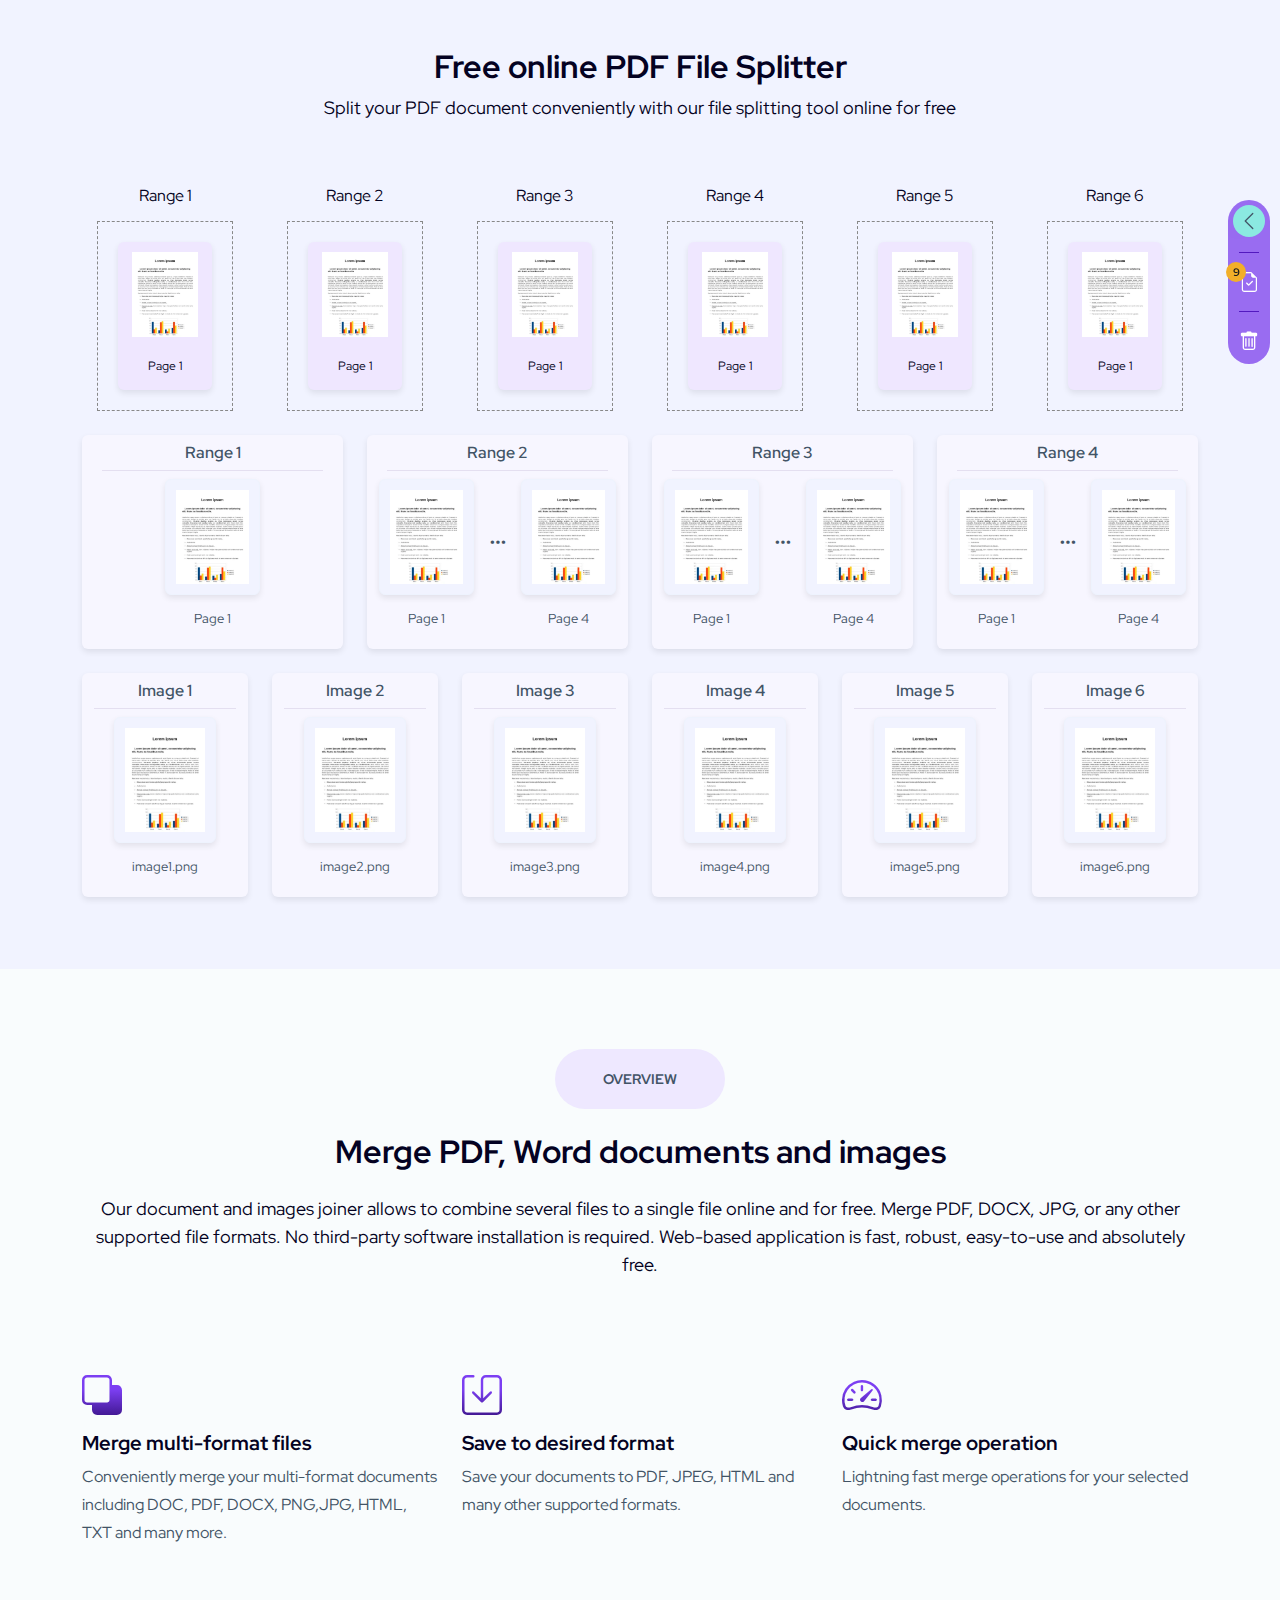
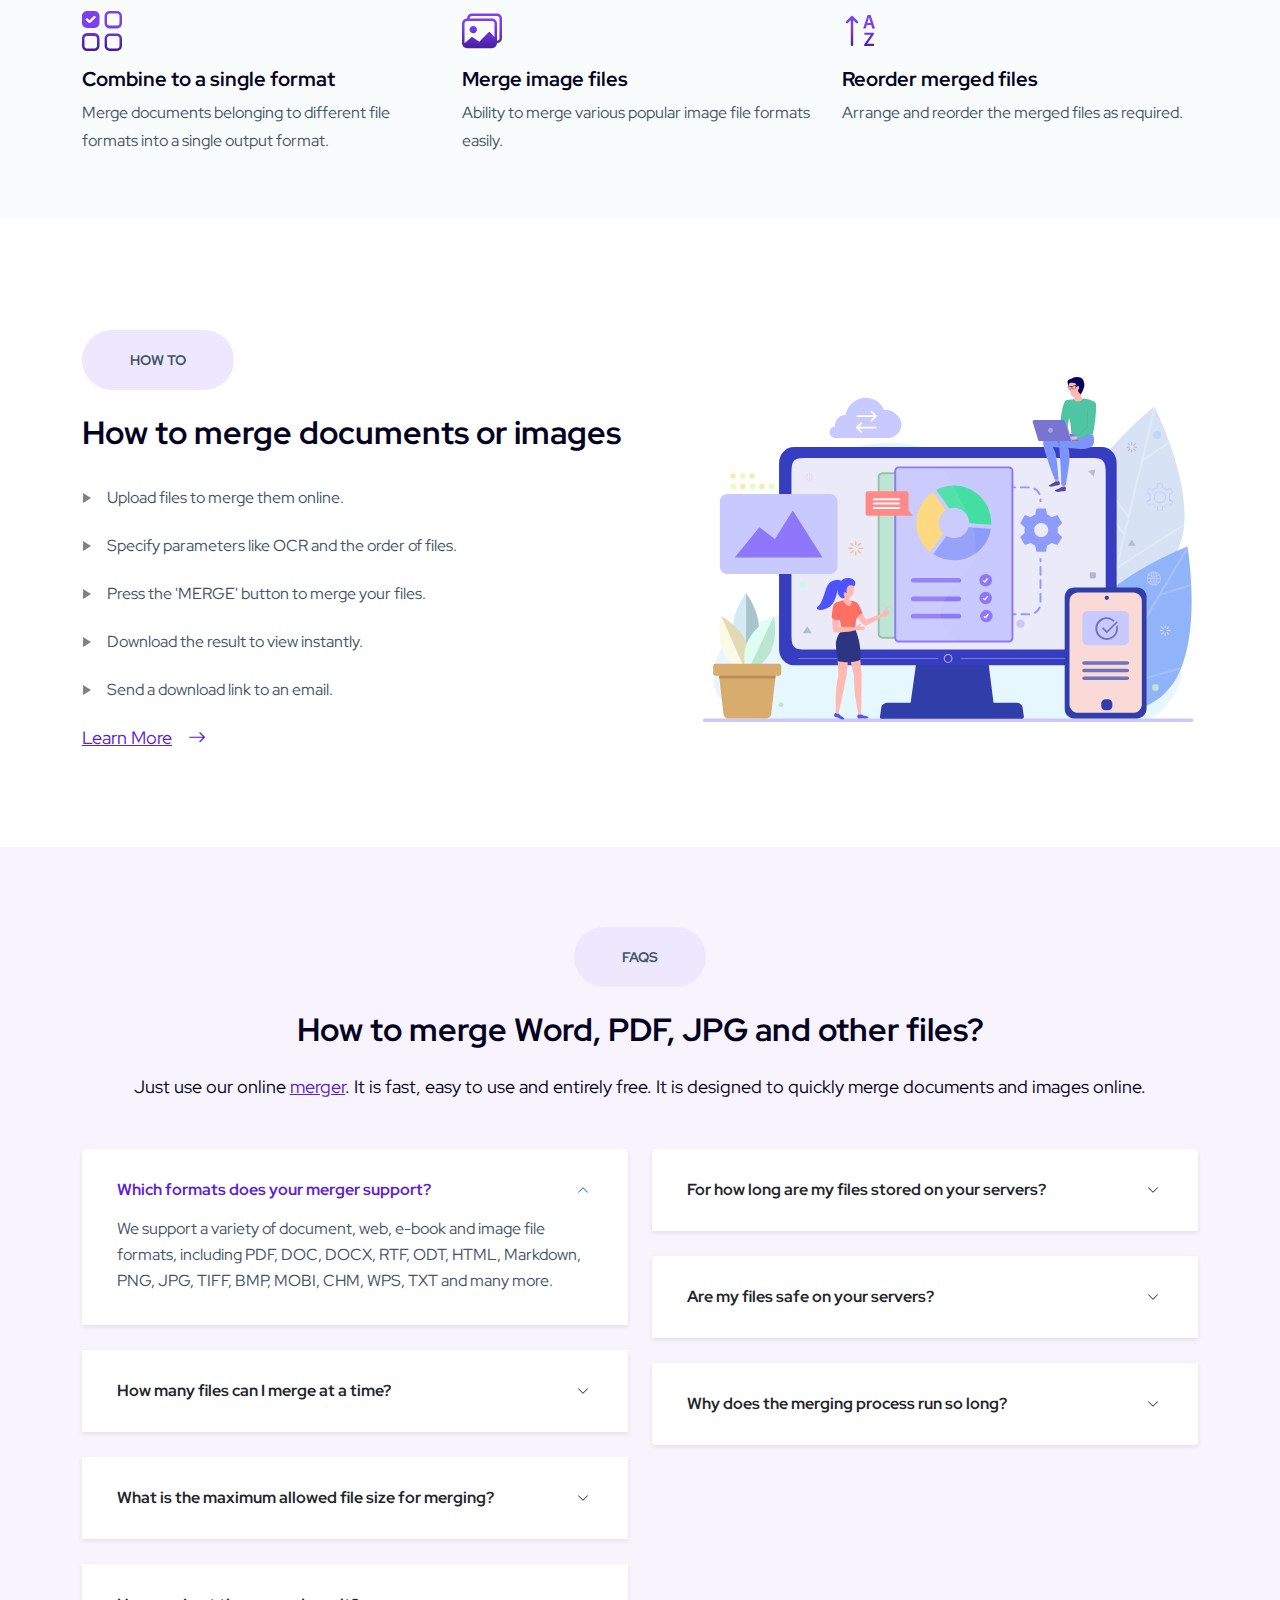
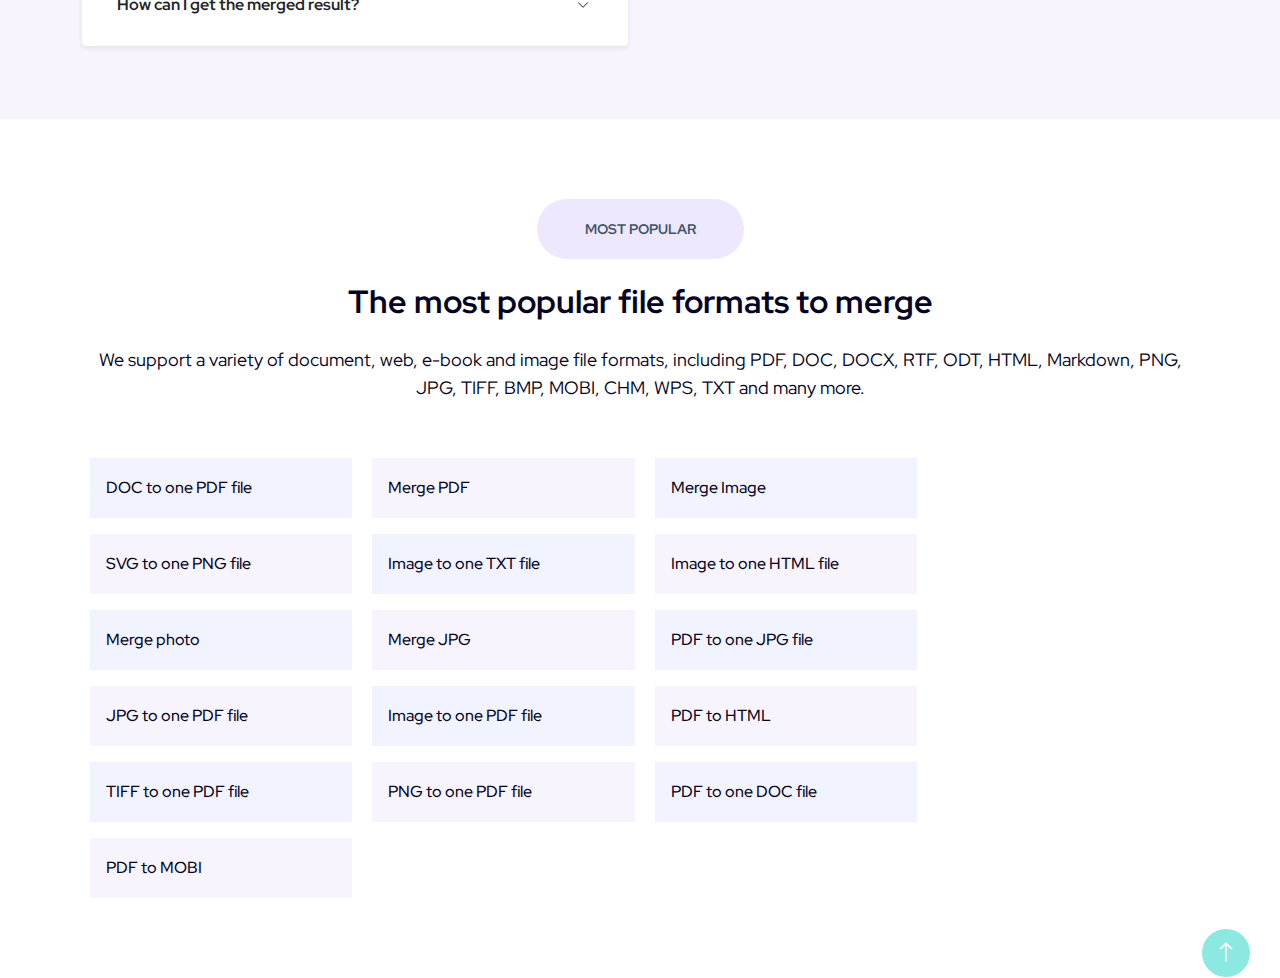
<file: case2.html>
<!DOCTYPE html>
<html>

<head>
  <meta charset="utf-8">
  <meta http-equiv="X-UA-Compatible" content="IE=edge">
  <title>Free FileFormat Apps - Process MS Word | PDF | Excel | PPT online</title>
  <meta name="description" content="">
  <meta name="viewport" content="width=device-width, initial-scale=1">
  <meta name="ROBOTS" content="NOINDEX, NOFOLLOW">
  <link href="https://www.fileformat.com/templates/fileformat/favicon.ico" rel="shortcut icon"
    type="image/vnd.microsoft.icon" />
    <link href="assets/css/all.css" rel="stylesheet">
  <link rel="preconnect" href="https://fonts.googleapis.com">
<link rel="preconnect" href="https://fonts.gstatic.com" crossorigin>
<link href="https://fonts.googleapis.com/css2?family=Encode+Sans+Semi+Condensed:wght@100;200;300;400&family=Red+Hat+Display:wght@300;400;500;600&display=swap" rel="stylesheet">
</head>


<body>
  <div class="FFApp canvas-usable">
    <!-- Sidebar -->
    <div class="sidesticky">
      <a class="sidebar-hide">
        <i class="bi bi-chevron-left btn-showsidebar" data-bs-toggle="tooltip" data-bs-placement="left"
          title="Show Features"></i>
        <i class="bi bi-chevron-right btn-hidesidebar d-none" data-bs-toggle="tooltip" data-bs-placement="left"
          title="Hide Features"></i>
      </a>
      <span class="spacer-small"></span>
      <span class="sidebar-notifitaion"><em>9</em><i class="bi bi-file-earmark-check"></i></span>
      <span class="spacer-small"></span>
      <a class="clearlist pb-1" href="#"><i class="bi bi-trash" data-bs-toggle="tooltip" data-bs-placement="left"
          title="Clear List"></i></a>
    </div>
    <div class="sidebarfeatures slideoff">
      <div class="sidebarcontent">
        <div class="sideheading text-center p-4">
          <h4>Split PDF</h4>
          <div class="morefiles d-none"><a href="#" class="up-addfile" data-bs-toggle="tooltip"
              data-bs-placement="bottom" title="Add more files"><img src="assets/img/awesome-plus.svg"
                alt="Addfiles"></a><a href="#" class="up-sortfile" data-bs-toggle="tooltip" data-bs-placement="bottom"
              title="Sort file list by title"><img src="assets/img/awesome-sort.svg" alt="sortfiles"></a><a href="#"
              class="up-dropbox" data-bs-toggle="tooltip" data-bs-placement="bottom" title="Upload from Dropbox"><img
                src="assets/img/dropbox.svg" alt="dropbox"></a><a href="#" class="up-gdrive" data-bs-toggle="tooltip"
              data-bs-placement="bottom" title="Upload from gDrive"><img src="assets/img/gdrive.svg" alt="gDrive"></a><a
              href="#" class="up-link position-relative sidelinkbtn" data-bs-toggle="tooltip" data-bs-placement="bottom"
              title="Upload from URL"><img src="assets/img/link.svg" alt="Link" class="img1"><img
                src="assets/img/awesome-plus.svg" alt="close" class="img2 d-none" style="transform: rotate(45deg);"></a>
            <div class="popover-tag-side"><input type="url" placeholder="Enter file path/url"
                class="form-control br-0"><button class="btn btn-warning br-0" type="button"><i
                  class="bi bi-upload"></i></button></div>
          </div>


        </div>


        <div class="sidebartab nopadd">
          <nav class="text-start">
            <div class="nav nav-tabs" id="side-tab" role="tablist">
              <button class="nav-link active" id="s1-tab" data-bs-toggle="tab" data-bs-target="#by-range" type="button"
                role="tab" aria-controls="by-range" aria-selected="false"><i
                class="bi bi-layout-split"></i> &nbsp; Split</button>
              <button class="nav-link" id="s1-tab" data-bs-toggle="tab" data-bs-target="#extract" type="button"
                role="tab" aria-controls="extract" aria-selected="false"><i
                class="bi bi-arrow-up-left-square"></i> &nbsp; Extract</button>

            </div>
          </nav>
        </div>
        <div class="sidebartabcontent text-start">
          <div class="tab-content" id="nav-tabContent">

            <div class="tab-pane fade show active" id="by-range" role="tabpanel" aria-labelledby="by-range-tab">
              <div class="row align-items-center">
                <div class="col-md-4 mt-3 f-encs ps-3 font-b">Range mode:</div>
                <div class="col-md-8 d-flex align-items-center mt-3 text-lg-end rangemode">
                  <div class="form-checkbox f-encs">
                    <input class="form-check-input" type="radio" name="radio" id="radio1" checked="checked">
                    <label class="form-check-label" for="radio1">Custom range</label>
                  </div>
                  <div class="form-checkbox f-encs">
                    <input class="form-check-input" type="radio" name="radio" id="radio2">
                    <label class="form-check-label" for="radio2" checked>Fixed range</label>
                  </div>
                </div>
              </div>

              <div class="range-list-custom" id="customrange">
                <div class="rangebox col-md-12" data-item-sortable-id="0" draggable="true" role="option"
                  aria-grabbed="false">
                  <div class="sortingtag"><i class="bi bi-grip-vertical"></i></div>
                  <div class="rangetitle col-md-2 px-1">Range 1</div>
                  <div class="col-md-1 linesep"></div>
                  <div class="d-flex rangeselector">
                    <div class="col-md-5">
                      <label>From Page:</label>
                      <input type="number" name="range" min="1" max="5" class="form-control" placeholder="1">
                    </div>
                    <div class="col-md-5 offset-1">
                      <label>To Page:</label>
                      <input type="number" name="range" min="1" max="5" class="form-control" placeholder="2">
                    </div>
                  </div>
                </div>
                <div class="rangebox col-md-12" data-item-sortable-id="0" draggable="true" role="option"
                  aria-grabbed="false">
                  <div class="sortingtag"><i class="bi bi-grip-vertical"></i></div>
                  <div class="rangetitle col-md-2 px-1">Range 2</div>
                  <div class="col-md-1 linesep"></div>
                  <div class="d-flex rangeselector">
                    <div class="col-md-5">
                      <label>From Page:</label>
                      <input type="number" name="range" min="1" max="5" class="form-control" placeholder="1">
                    </div>
                    <div class="col-md-5 offset-1">
                      <label>To Page:</label>
                      <input type="number" name="range" min="1" max="5" class="form-control" placeholder="2">
                    </div>
                  </div>
                </div>
                <div class="rangebox col-md-12" data-item-sortable-id="0" draggable="true" role="option"
                  aria-grabbed="false">
                  <div class="sortingtag"><i class="bi bi-grip-vertical"></i></div>
                  <div class="rangetitle col-md-2 px-1">Range 3</div>
                  <div class="col-md-1 linesep"></div>
                  <div class="d-flex rangeselector">
                    <div class="col-md-5">
                      <label>From Page:</label>
                      <input type="number" name="range" min="1" max="5" class="form-control" placeholder="1">
                    </div>
                    <div class="col-md-5 offset-1">
                      <label>To Page:</label>
                      <input type="number" name="range" min="1" max="5" class="form-control" placeholder="2">
                    </div>
                  </div>
                </div>
                <div class="rangebox col-md-12" data-item-sortable-id="0" draggable="true" role="option"
                  aria-grabbed="false">
                  <div class="sortingtag"><i class="bi bi-grip-vertical"></i></div>
                  <div class="rangetitle col-md-2 px-1">Range 4</div>
                  <div class="col-md-1 linesep"></div>
                  <div class="d-flex rangeselector">
                    <div class="col-md-5">
                      <label>From Page:</label>
                      <input type="number" name="range" min="1" max="5" class="form-control" placeholder="1">
                    </div>
                    <div class="col-md-5 offset-1">
                      <label>To Page:</label>
                      <input type="number" name="range" min="1" max="5" class="form-control" placeholder="2">
                    </div>
                  </div>
                </div>
                <div class="addrange"><a href="#"><img src="assets/img/awesome-plus.svg"> Add another range</a></div>
              </div>


              <div class="range-list-fixed d-none">
                <div class="rangefixedbox">
                  <div class="row align-items-center">
                    <div class="col-md-8 f-encs">
                      Split pages in ranges of:
                    </div>
                    <div class="col-md-4">
                      <input type="number" name="range" min="1" max="5" class="form-control" placeholder="2">
                    </div>
                  </div>
                </div>
                <p class="notifybox">This PDF will be split in files of 1 page(s). A total of <b>10 PDF</b> file(s) will
                  be created.</p>

              </div>

              <div class="d-flex divcenter mb-2">
                <input class="form-check-input" type="checkbox" value="" id="flexCheckDefault">
                <label class="form-check-label ms-1" for="flexCheckDefault">
                  Merge all ranges in a single PDF file
                </label>
              </div>

            </div>


            <div class="tab-pane fade" id="extract" role="tabpanel" aria-labelledby="extract-tab">
              <div class="row align-items-center ">
                <div class="col-md-4 mt-3 f-encs ps-3 font-b">Extract Mode:</div>
                <div class="col-md-8 d-flex align-items-center mt-3 text-lg-end extractmode">
                  <div class="form-checkbox f-encs">
                    <input class="form-check-input" type="radio" name="inlineRadioOptions" id="radio3"
                      checked="checked">
                    <label class="form-check-label" for="radio3">Extract all pages</label>
                  </div>
                  <div class="form-checkbox f-encs">
                    <input class="form-check-input" type="radio" name="inlineRadioOptions" id="radio4">
                    <label class="form-check-label" for="radio4" checked>Select pages</label>
                  </div>
                </div>
              </div>

              <div class="extract-all">
                <p class="notifybox">Every selected page of this PDF file will be converted in one separated PDF file.
                  <b>0 PDF</b> will be created.</p>

              </div>
              <div class="extract-select d-none">
                <div class="rangefixedbox">
                  <div class="row align-items-center">
                    <div class="col-md-8 f-encs">
                      Pages to extract:
                    </div>
                    <div class="col-md-4">
                      <input type="text" class="form-control" placeholder="1,2-6">
                    </div>
                  </div>
                </div>

              </div>

              <div class="d-flex divcenter mb-2">
                <input class="form-check-input" type="checkbox" value="" id="flexCheckDefault">
                <label class="form-check-label ms-1" for="flexCheckDefault">
                  Merge extracted pages into a single PDF file
                </label>
              </div>









            </div>

          </div>
        </div>

        <!-- Sidebar file process Btn -->
        <div class="text-center p-5 process-box">
          <a href="#" class="btn-process">Split PDF
            <i class="bi bi-arrow-right ms-5"></i></a>
        </div>

        <!-- Sidebar file upload box -->
        <div class="dropfilebox d-none">
          <label for="more-file-upload" class="dropfiles"><i class="bi bi-arrow-up btn-purple" data-bs-toggle="tooltip"
              data-bs-placement="bottom" title="Add Files"></i> Drop your files here to merge <a href="#"
              class="cancelupload">Cancel</a></label>
          <input type="file" class="dropfileinput" id="more-file-upload">
        </div>

        <div class="processmsg d-none">
          <svg xmlns="http://www.w3.org/2000/svg" xmlns:xlink="http://www.w3.org/1999/xlink"
            style="margin:0 auto;background:transparent;display:block;" width="84" height="84" viewBox="0 0 100 100"
            preserveAspectRatio="xMidYMid">
            <circle cx="50" cy="50" r="30" stroke="#16db93" stroke-width="10" fill="none"></circle>
            <circle cx="50" cy="50" r="30" stroke="#ea0d59" stroke-width="8" stroke-linecap="round" fill="none">
              <animateTransform attributeName="transform" type="rotate" repeatCount="indefinite"
                dur="2.941176470588235s" values="0 50 50;180 50 50;720 50 50" keyTimes="0;0.5;1"></animateTransform>
              <animate attributeName="stroke-dasharray" repeatCount="indefinite" dur="2.941176470588235s"
                values="18.84955592153876 169.64600329384882;94.2477796076938 94.24777960769377;18.84955592153876 169.64600329384882"
                keyTimes="0;0.5;1"></animate>
            </circle>
          </svg>
          <p>Merging PDFs...</p>
          <a href="#" class="btn-link">Abort Merge</a>
        </div>

      </div>
    </div>
    <div class="heroapp appcontainer">
      <div class="dottedpattern"></div>
      <div class="container">
        <div class="row divcenter">
          <div class="maincontent">
            <div class="staticmain d-none">
              <div class="addfilesection">
                <h1>Free Online Document and PDF Splitter</h1>
                <p>Split Word, PDF, JPG, MD files into one with our splitter tool online for free.</p>
                <small class="muted-text f-encs">Powered by <a href="https://www.aspose.com/"
                    class="muted-text">aspose.com</a> and <a href="https://www.aspose.cloud/"
                    class="muted-text">aspose.cloud</a></small>
                <div class="btn-box">
                  <label for="file-upload" class="btn-file-upload"> <i class="bi bi-plus"></i> Drop or Upload your
                    files</label>
                  <input id="file-upload" type="file" />
                  <div class="uploadsystems"><a href="#" class="up-dropbox" data-bs-toggle="tooltip"
                      data-bs-placement="bottom" title="Upload from DropBox"><img src="assets/img/dropbox.svg"
                        alt="DropBox"></i></a><a href="#" class="up-gdrive" data-bs-toggle="tooltip"
                      data-bs-placement="bottom" title="Upload from gDrive"><img src="assets/img/gdrive.svg"
                        alt="gDrive"></i></a>
                    <div class="main-uplink d-inline-block position-relative"><a href="#" class="up-link"
                        data-bs-toggle="tooltip" data-bs-placement="bottom" title="Upload from URL"><img
                          src="assets/img/link.svg" alt="Link" class="img1"><img src="assets/img/awesome-plus.svg"
                          alt="close" class="img2 d-none" style="transform: rotate(45deg);"></a>
                    </div>

                  </div>
                  <div class="popover-tag" id="uploadfilepath">
                    <form><input type="url" placeholder="Enter file path/url" class="form-control br-0"><button
                        class="btn btn-warning br-0" type="button"><i class="bi bi-upload"></i></button></form>
                  </div>
                </div>

                <small class="muted-text f-encs">By uploading your files or using our service you agree with our
                  <a href="https://about.aspose.app/legal/tos" class="muted-text">Terms of Service</a> and <a
                    href="https://about.aspose.app/legal/privacy-policy" class="muted-text">Privacy Policy</a>.</small>
              </div>

              <div class="progressbar d-none">
                <div class="container">
                  <div class="col-lg-6 m-auto">
                    <h2>Please wait your files are in process</h2>
                    <div class="prog-bar">
                      <span style="width: 80%"></span>
                    </div>
                    <div class="alert-danger"><i class="bi bi-x-circle-fill me-2"></i> File does not support to be
                      processed. Please try different file format.</div>

                    <div class="alert-success"><i class="bi bi-check-circle-fill me-2"></i> File does not support to be
                      processed. Please try different file format.</div>
                  </div>
                </div>
              </div>
              <div class="fileprocessdownload text-center d-none">
                <h2>PDFs have been splits!</h2>
                <a href="#" class="btn-file-download"><i class="bi bi-download"></i> Download split PDF</a>
                <div class="col-lg-6 m-auto">
                  <div class="moreappsicons">
                    <div class="col">
                      <p>Send result to:</p>
                      <a href="#"><i class="bi bi-lock"></i></a>
                      <a href="#"><i class="bi bi-pencil-square"></i></a>
                      <a href="#"><i class="bi bi-file-zip"></i></a>
                      <a href="#"><i class="bi bi-arrow-clockwise"></i></a>
                      <a href="#" class="email-link"><i class="bi bi-envelope email1"></i><i
                          class="bi bi-plus-circle email2 d-none"></i></a>
                      <div class="popover-tag" id="emailfilepath">
                        <form><input type="url" placeholder="Enter email address" class="form-control br-0"><button
                            class="btn btn-warning br-0" type="button"><i class="bi bi-send"></i></button></form>
                      </div>
                    </div>

                    <div class="col">
                      <p>Share file:</p>
                      <a href="#"><i class="bi bi-facebook"></i></a> <a href="#"><i class="bi bi-twitter"></i></a>
                      <a href="#"><i class="bi bi-whatsapp"></i></a> <a href="#"><i class="bi bi-instagram"></i></a>
                      <a href="#" class="share-file-link"><i class="bi bi-share slink1"></i><i
                          class="bi bi-plus-circle slink2 d-none"></i></a>
                      <div class="popover-tag" id="sharefilepath">
                        <form><input type="url" placeholder="Share file URL" class="form-control br-0"><button
                            class="btn btn-warning br-0" type="button"><i class="bi bi-clipboard"></i></button></form>
                      </div>
                    </div>
                  </div>
                </div>
                <a href="#" class="btn-startover">Start Over</a>


              </div>
              <div class="apibox">
                <div class="apiboxcontent">Works with:<br>
                  <a href="#">Developer APIs</a> | <a href="#">Cloud APIs</a>
                </div>
                <div class="apiboxcontent">See the source code in:<br>
                  <a href="#">Python</a> | <a href="#">Java</a> |
                  <a href="#">C#</a> | <a href="#">C++</a>
                </div>
              </div>
              <div class="storebtns">
                <a href=""><img src="assets/img/btn-googleplay.svg" width="174" height="54"
                    alt="Aspose GooglePlay Badge"></a> <a href=""><img src="assets/img/btn-applestore.svg" width="174"
                    height="54" alt="Aspose AppStore Badge"></a>
              </div>
            </div>


            <div class="manipulatecontent row divcenter">
              <div class="col-md-12 mb-5">
                <h2>Free online PDF File Splitter</h2>
                <p>Split your PDF document conveniently with our file splitting tool online for free</p>
              </div>

              <div class="col-sm-6 col-lg-2">
                <div class="filebox-dotted">
                  <h4>Range 1</h4>
                  <div class="row divcenter">
                    <div class="filebox-dottedimg col-md-5 ">
                      <img src="assets/img/pdfscreen.png" alt="Screen">
                      <p>Page 1</p>
                    </div>
                  </div>
                </div>
              </div>
              <div class="col-sm-6 col-lg-2">
                <div class="filebox-dotted">
                  <h4>Range 2</h4>
                  <div class="row divcenter">
                    <div class="filebox-dottedimg col-md-5 ">
                      <img src="assets/img/pdfscreen.png" alt="Screen">
                      <p>Page 1</p>
                    </div>
                  </div>
                </div>
              </div>
              <div class="col-sm-6 col-lg-2">
                <div class="filebox-dotted">
                  <h4>Range 3</h4>
                  <div class="row divcenter">
                    <div class="filebox-dottedimg col-md-5 ">
                      <img src="assets/img/pdfscreen.png" alt="Screen">
                      <p>Page 1</p>
                    </div>
                  </div>
                </div>
              </div>
              <div class="col-sm-6 col-lg-2">
                <div class="filebox-dotted">
                  <h4>Range 4</h4>
                  <div class="row divcenter">
                    <div class="filebox-dottedimg col-md-5 ">
                      <img src="assets/img/pdfscreen.png" alt="Screen">
                      <p>Page 1</p>
                    </div>
                  </div>
                </div>
              </div>

              <div class="col-sm-6 col-lg-2">
                <div class="filebox-dotted">
                  <h4>Range 5</h4>
                  <div class="row divcenter">
                    <div class="filebox-dottedimg col-md-5 ">
                      <img src="assets/img/pdfscreen.png" alt="Screen">
                      <p>Page 1</p>
                    </div>
                  </div>
                </div>
              </div>

              <div class="col-sm-6 col-lg-2">
                <div class="filebox-dotted">
                  <h4>Range 6</h4>
                  <div class="row divcenter">
                    <div class="filebox-dottedimg col-md-5 ">
                      <img src="assets/img/pdfscreen.png" alt="Screen">
                      <p>Page 1</p>
                    </div>
                  </div>
                </div>
              </div>

              <div class="col-sm-6 col-lg-3">
                <div class="filebox">
                  <h4>Range 1</h4>
                  <div class="row divcenter">
                    <div class="fileboximg col-md-5 ">
                      <img src="assets/img/pdfscreen.png" alt="Screen">
                      <p>Page 1</p>
                    </div>
                  </div>
                </div>
              </div>


              <div class="col-sm-6 col-lg-3">
                <div class="filebox">
                  <h4>Range 2</h4>
                  <div class="row divcenter">
                    <div class="fileboximg col-md-5 ">
                      <img src="assets/img/pdfscreen.png" alt="Screen">
                      <p>Page 1</p>
                    </div>
                    <div class="col-md-1">
                      <i class="bi bi-three-dots"></i>
                    </div>
                    <div class="fileboximg col-md-5">
                      <img src="assets/img/pdfscreen.png" alt="Screen">
                      <p>Page 4</p>
                    </div>
                  </div>
                </div>
              </div>
              <div class="col-sm-6 col-lg-3">
                <div class="filebox">
                  <h4>Range 3</h4>
                  <div class="row divcenter">
                    <div class="fileboximg col-md-5 ">
                      <img src="assets/img/pdfscreen.png" alt="Screen">
                      <p>Page 1</p>
                    </div>
                    <div class="col-md-1">
                      <i class="bi bi-three-dots"></i>
                    </div>
                    <div class="fileboximg col-md-5">
                      <img src="assets/img/pdfscreen.png" alt="Screen">
                      <p>Page 4</p>
                    </div>
                  </div>
                </div>
              </div>
              <div class="col-sm-6 col-lg-3">
                <div class="filebox">
                  <h4>Range 4</h4>
                  <div class="row divcenter">
                    <div class="fileboximg col-md-5 ">
                      <img src="assets/img/pdfscreen.png" alt="Screen">
                      <p>Page 1</p>
                    </div>
                    <div class="col-md-1">
                      <i class="bi bi-three-dots"></i>
                    </div>
                    <div class="fileboximg col-md-5">
                      <img src="assets/img/pdfscreen.png" alt="Screen">
                      <p>Page 4</p>
                    </div>
                  </div>
                </div>
              </div>
              <div class="col-sm-6 col-lg-2">
                <div class="filebox">
                  <div class="btn-opt">
                    <a href="#" class="rotatebtn" data-bs-toggle="tooltip" data-bs-placement="bottom" title=""
                      data-bs-original-title="Rotate" aria-label="Rotate"><i class="bi bi-arrow-repeat"></i></a>
                    <a href="#" data-bs-toggle="tooltip" data-bs-placement="bottom" title=""
                      data-bs-original-title="Remove" aria-label="Remove"><i class="bi bi-trash"></i></a>
                  </div>
                  <h4>Image 1</h4>
                  <div class="row divcenter">
                    <div class="fileboximg col-md-8 ">
                      <img src="assets/img/pdfscreen.png" alt="Screen">
                      <p>image1.png</p>
                    </div>
                  </div>
                </div>
              </div>

              <div class="col-sm-6 col-lg-2">
                <div class="filebox">
                  <div class="btn-opt">
                    <a href="#" class="rotatebtn" data-bs-toggle="tooltip" data-bs-placement="bottom" title=""
                      data-bs-original-title="Rotate" aria-label="Rotate"><i class="bi bi-arrow-repeat"></i></a>
                    <a href="#" data-bs-toggle="tooltip" data-bs-placement="bottom" title=""
                      data-bs-original-title="Remove" aria-label="Remove"><i class="bi bi-trash"></i></a>
                  </div>
                  <h4>Image 2</h4>
                  <div class="row divcenter">
                    <div class="fileboximg col-md-8 ">
                      <img src="assets/img/pdfscreen.png" alt="Screen">
                      <p>image2.png</p>
                    </div>
                  </div>
                </div>
              </div>
              <div class="col-sm-6 col-lg-2">
                <div class="filebox ">
                  <div class="btn-opt">
                    <a href="#" class="rotatebtn" data-bs-toggle="tooltip" data-bs-placement="bottom" title=""
                      data-bs-original-title="Rotate" aria-label="Rotate"><i class="bi bi-arrow-repeat"></i></a>
                    <a href="#" data-bs-toggle="tooltip" data-bs-placement="bottom" title=""
                      data-bs-original-title="Remove" aria-label="Remove"><i class="bi bi-trash"></i></a>
                  </div>
                  <h4>Image 3</h4>
                  <div class="row divcenter">
                    <div class="fileboximg col-md-8 ">
                      <img src="assets/img/pdfscreen.png" alt="Screen">
                      <p>image3.png</p>
                    </div>
                  </div>
                </div>
              </div>
              <div class="col-sm-6 col-lg-2">
                <div class="filebox ">
                  <div class="btn-opt">
                    <a href="#" class="rotatebtn" data-bs-toggle="tooltip" data-bs-placement="bottom" title=""
                      data-bs-original-title="Rotate" aria-label="Rotate"><i class="bi bi-arrow-repeat"></i></a>
                    <a href="#" data-bs-toggle="tooltip" data-bs-placement="bottom" title=""
                      data-bs-original-title="Remove" aria-label="Remove"><i class="bi bi-trash"></i></a>
                  </div>
                  <h4>Image 4</h4>
                  <div class="row divcenter">
                    <div class="fileboximg col-md-8 ">
                      <img src="assets/img/pdfscreen.png" alt="Screen">
                      <p>image4.png</p>
                    </div>
                  </div>
                </div>
              </div>
              <div class="col-sm-6 col-lg-2">
                <div class="filebox ">
                  <div class="btn-opt">
                    <a href="#" class="rotatebtn" data-bs-toggle="tooltip" data-bs-placement="bottom" title=""
                      data-bs-original-title="Rotate" aria-label="Rotate"><i class="bi bi-arrow-repeat"></i></a>
                    <a href="#" data-bs-toggle="tooltip" data-bs-placement="bottom" title=""
                      data-bs-original-title="Remove" aria-label="Remove"><i class="bi bi-trash"></i></a>
                  </div>
                  <h4>Image 5</h4>
                  <div class="row divcenter">
                    <div class="fileboximg col-md-8 ">
                      <img src="assets/img/pdfscreen.png" alt="Screen">
                      <p>image5.png</p>
                    </div>
                  </div>
                </div>
              </div>
              <div class="col-sm-6 col-lg-2">
                <div class="filebox">
                  <div class="btn-opt">
                    <a href="#" class="rotatebtn" data-bs-toggle="tooltip" data-bs-placement="bottom" title=""
                      data-bs-original-title="Rotate" aria-label="Rotate"><i class="bi bi-arrow-repeat"></i></a>
                    <a href="#" data-bs-toggle="tooltip" data-bs-placement="bottom" title=""
                      data-bs-original-title="Remove" aria-label="Remove"><i class="bi bi-trash"></i></a>
                  </div>
                  <h4>Image 6</h4>
                  <div class="row divcenter">
                    <div class="fileboximg col-md-8 ">
                      <img src="assets/img/pdfscreen.png" alt="Screen">
                      <p>image6.png</p>
                    </div>
                  </div>
                </div>
              </div>






            </div>
          </div>
        </div>
      </div>

    </div>
    <div class="overview section-padding secondary-light" id="overview">
      <div class="container">
        <div class="row">
          <header class="ff-hdr text-center">
            <div class="pills">OVERVIEW</div>
            <h2>Merge PDF, Word documents and images</h2>
            <p>Our document and images joiner allows to combine several files to a single
              file online and for free. Merge PDF, DOCX, JPG, or any other supported file formats. No third-party
              software
              installation is required. Web-based application is fast, robust, easy-to-use and absolutely free. </p>
          </header>
          <div class="col-md-4">
            <i class="bi bi-back gradient-icon"></i>
            <h3>Merge multi-format files</h3>
            <p>Conveniently merge your multi-format documents including DOC, PDF, DOCX, PNG,JPG, HTML, TXT and many
              more.
            </p>
          </div>
          <div class="col-md-4">
            <i class="bi bi-save gradient-icon"></i>
            <h3>Save to desired format</h3>
            <p>Save your documents to PDF, JPEG, HTML and many other supported formats.</p>
          </div>
          <div class="col-md-4">
            <i class="bi bi-speedometer2 gradient-icon"></i>
            <h3>Quick merge operation</h3>
            <p>Lightning fast merge operations for your selected documents.</p>
          </div>
          <div class="col-md-4">
            <i class="bi bi-ui-checks-grid gradient-icon"></i>
            <h3>Combine to a single format</h3>
            <p>Merge documents belonging to different file formats into a single output
              format.</p>
          </div>
          <div class="col-md-4">
            <i class="bi bi-images gradient-icon"></i>
            <h3>Merge image files</h3>
            <p>Ability to merge various popular image file formats easily.</p>
          </div>
          <div class="col-md-4">
            <i class="bi bi-sort-alpha-up gradient-icon"></i>
            <h3>Reorder merged files</h3>
            <p class="dark-text">Arrange and reorder the merged files as required.</p>
          </div>
        </div>
      </div>
    </div>

    <div class="howitworks section-padding" id="howitworks">
      <div class="container">
        <div class="row divcenter">
          <div class="col order-lg-2 text-lg-end imageblock-howto"><img src="assets/img/how-to-illustrate.svg"
              width="500" height="400" alt="How it Works" class="img-fluid"></div>
          <div class="col">
            <header class="col ff-hdr text-left">
              <div class="pills m-0">HOW TO</div>
              <h2>How to merge documents or images</h2>
            </header>
            <ul class="styledlist">
              <li>Upload files to merge them online.</li>
              <li>Specify parameters like OCR and the order of files.</li>
              <li>Press the 'MERGE' button to merge your files.</li>
              <li>Download the result to view instantly.</li>
              <li>Send a download link to an email.</li>
            </ul>
            <p><a href="#" class="primary-text font-underline">Learn More<i class="bi bi-arrow-right ms-3"></i></a></p>
          </div>
        </div>
      </div>
    </div>

    <div class="faqs section-padding" id="faqs">
      <div class="container">
        <div class="row">
          <header class="ff-hdr text-center">
            <div class="pills">FAQs</div>
            <h2>How to merge Word, PDF, JPG and other files?</h2>
            <p>Just use our online <a href="#" class="primary-text font-underline">merger</a>. It is fast, easy to use
              and
              entirely free. It is designed to quickly merge documents and images online. </p>
          </header>
          <div class="col-md-6 text-left">
            <div class="accordion" id="accordionFaqs">
              <div class="accordion-item">
                <h2 class="accordion-header" id="faq1">
                  <button class="accordion-button" type="button" data-bs-toggle="collapse"
                    data-bs-target="#collapsefaq1" aria-expanded="true" aria-controls="collapsefaq1">
                    Which formats does your merger support?
                  </button>
                </h2>
                <div id="collapsefaq1" class="accordion-collapse collapse show" aria-labelledby="faq1"
                  data-bs-parent="#accordionFaqs">
                  <div class="accordion-body">
                    We support a variety of document, web, e-book and image file formats, including PDF, DOC, DOCX, RTF,
                    ODT, HTML, Markdown, PNG, JPG, TIFF, BMP, MOBI, CHM, WPS, TXT and many more.
                  </div>
                </div>
              </div>
              <div class="accordion-item">
                <h2 class="accordion-header" id="faq2">
                  <button class="accordion-button collapsed" type="button" data-bs-toggle="collapse"
                    data-bs-target="#collapsefaq2" aria-expanded="false" aria-controls="collapsefaq2">
                    How many files can I merge at a time?
                  </button>
                </h2>
                <div id="collapsefaq2" class="accordion-collapse collapse" aria-labelledby="faq2"
                  data-bs-parent="#accordionFaqs">
                  <div class="accordion-body">
                    You can merge up to 10 files simultaneously
                  </div>
                </div>
              </div>
              <div class="accordion-item">
                <h2 class="accordion-header" id="faq3">
                  <button class="accordion-button collapsed" type="button" data-bs-toggle="collapse"
                    data-bs-target="#collapsefaq3" aria-expanded="false" aria-controls="collapsefaq3">
                    What is the maximum allowed file size for merging?
                  </button>
                </h2>
                <div id="collapsefaq3" class="accordion-collapse collapse" aria-labelledby="faq3"
                  data-bs-parent="#accordionFaqs">
                  <div class="accordion-body">
                    Each file size should not exceed 10 MB.
                  </div>
                </div>
              </div>

              <div class="accordion-item">
                <h2 class="accordion-header" id="faq4">
                  <button class="accordion-button collapsed" type="button" data-bs-toggle="collapse"
                    data-bs-target="#collapsefaq4" aria-expanded="false" aria-controls="collapsefaq4">
                    How can I get the merged result?
                  </button>
                </h2>
                <div id="collapsefaq4" class="accordion-collapse collapse" aria-labelledby="faq4"
                  data-bs-parent="#accordionFaqs">
                  <div class="accordion-body">
                    At the end of the merging process, you will get a download link. You can download the result
                    immediately or send the link to your email.
                  </div>
                </div>
              </div>

            </div>
          </div>
          <div class="col-md-6 text-left mb-5">
            <div class="accordion" id="accordionFaqs2">
              <div class="accordion-item">
                <h2 class="accordion-header" id="faq5">
                  <button class="accordion-button collapsed" type="button" data-bs-toggle="collapse"
                    data-bs-target="#collapsefaq5" aria-expanded="false" aria-controls="collapsefaq4">
                    For how long are my files stored on your servers?
                  </button>
                </h2>
                <div id="collapsefaq5" class="accordion-collapse collapse" aria-labelledby="faq5"
                  data-bs-parent="#accordionFaqs2">
                  <div class="accordion-body">
                    All user files are stored on Aspose servers for 24 hours. After that time, they will be
                    automatically
                    deleted.
                  </div>
                </div>
              </div>

              <div class="accordion-item">
                <h2 class="accordion-header" id="faq6">
                  <button class="accordion-button collapsed" type="button" data-bs-toggle="collapse"
                    data-bs-target="#collapsefaq6" aria-expanded="false" aria-controls="collapsefaq6">
                    Are my files safe on your servers?
                  </button>
                </h2>
                <div id="collapsefaq6" class="accordion-collapse collapse" aria-labelledby="faq6"
                  data-bs-parent="#accordionFaqs2">
                  <div class="accordion-body">
                    Aspose gives the highest importance and attention to security issues. Please be assured that your
                    files are kept in secure storage servers and protected from any unauthorized access.

                  </div>
                </div>
              </div>

              <div class="accordion-item">
                <h2 class="accordion-header" id="faq7">
                  <button class="accordion-button collapsed" type="button" data-bs-toggle="collapse"
                    data-bs-target="#collapsefaq7" aria-expanded="false" aria-controls="collapsefaq7">
                    Why does the merging process run so long?
                  </button>
                </h2>
                <div id="collapsefaq7" class="accordion-collapse collapse" aria-labelledby="faq7"
                  data-bs-parent="#accordionFaqs2">
                  <div class="accordion-body">
                    Merging multiple files may be time-consuming sometimes, as it involves data re-encoding and
                    re-compressing.
                  </div>
                </div>
              </div>
            </div>
          </div>
        </div>
      </div>
    </div>

    <div class="mostpopular section-padding" id="mostpopular">
      <div class="container">
        <div class="row">
          <header class="ff-hdr text-center">
            <div class="pills">MOST POPULAR</div>
            <h2>The most popular file formats to merge</h2>
            <p>We support a variety of document, web, e-book and image file formats, including PDF, DOC, DOCX, RTF, ODT,
              HTML, Markdown, PNG, JPG, TIFF, BMP, MOBI, CHM, WPS, TXT and many more.</p>
          </header>
          <div class="popular-links">
            <a href="#">DOC to one PDF file</a>
            <a href="#">Merge PDF</a>
            <a href="#">Merge Image</a>
            <a href="#">SVG to one PNG file</a>
            <a href="#">Image to one TXT file</a>
            <a href="#">Image to one HTML file</a>
            <a href="#">Merge photo</a>
            <a href="#">Merge JPG</a>
            <a href="#">PDF to one JPG file</a>
            <a href="#">JPG to one PDF file</a>
            <a href="#">Image to one PDF file</a>
            <a href="#">PDF to HTML</a>
            <a href="#">TIFF to one PDF file</a>
            <a href="#">PNG to one PDF file</a>
            <a href="#">PDF to one DOC file</a>
            <a href="#">PDF to MOBI</a>
          </div>
        </div>
      </div>
    </div>
    <a class="backtop" href="#"><i class="bi bi-arrow-up"></i></a>


  </div>
  <div class="smallscreennoapp alert-warning">The app runs on a device with a larger screen (minimum width of 320
    pixels) aspect ratio.</div>
  <script src="assets/js/all.js"></script>
  <script src="assets/js/custom.js"></script>
  <script>(function (i, s, o, g, r, a, m) { i['ContainerizeMenuObject'] = r; i[r] = i[r] || function () { (i[r].q = i[r].q || []).push(arguments) }, i[r].l = 1 * new Date(); a = s.createElement(o), m = s.getElementsByTagName(o)[0]; a.async = 1; a.src = g; m.parentNode.append(a) })(window, document, 'script', 'https://menu-new.containerize.com/scripts/engine.min.js?v=1.0.1', 'fileformat-en');</script>
  <script>
    var tooltipTriggerList = [].slice.call(document.querySelectorAll('[data-bs-toggle="tooltip"]'))
    var tooltipList = tooltipTriggerList.map(function (tooltipTriggerEl) {
      return new bootstrap.Tooltip(tooltipTriggerEl)
    })
    var popoverTriggerList = [].slice.call(document.querySelectorAll('[data-bs-toggle="popover"]'))
    var popoverList = popoverTriggerList.map(function (popoverTriggerEl) {
      return new bootstrap.Popover(popoverTriggerEl)
    })
  </script>
  <style>
    .fileformat .venturelogo a {
      width: 200px !important;
      margin-top: 10px !important;
      background-size: 200px !important;
    }
  </style>
</body>

</html>
</file>
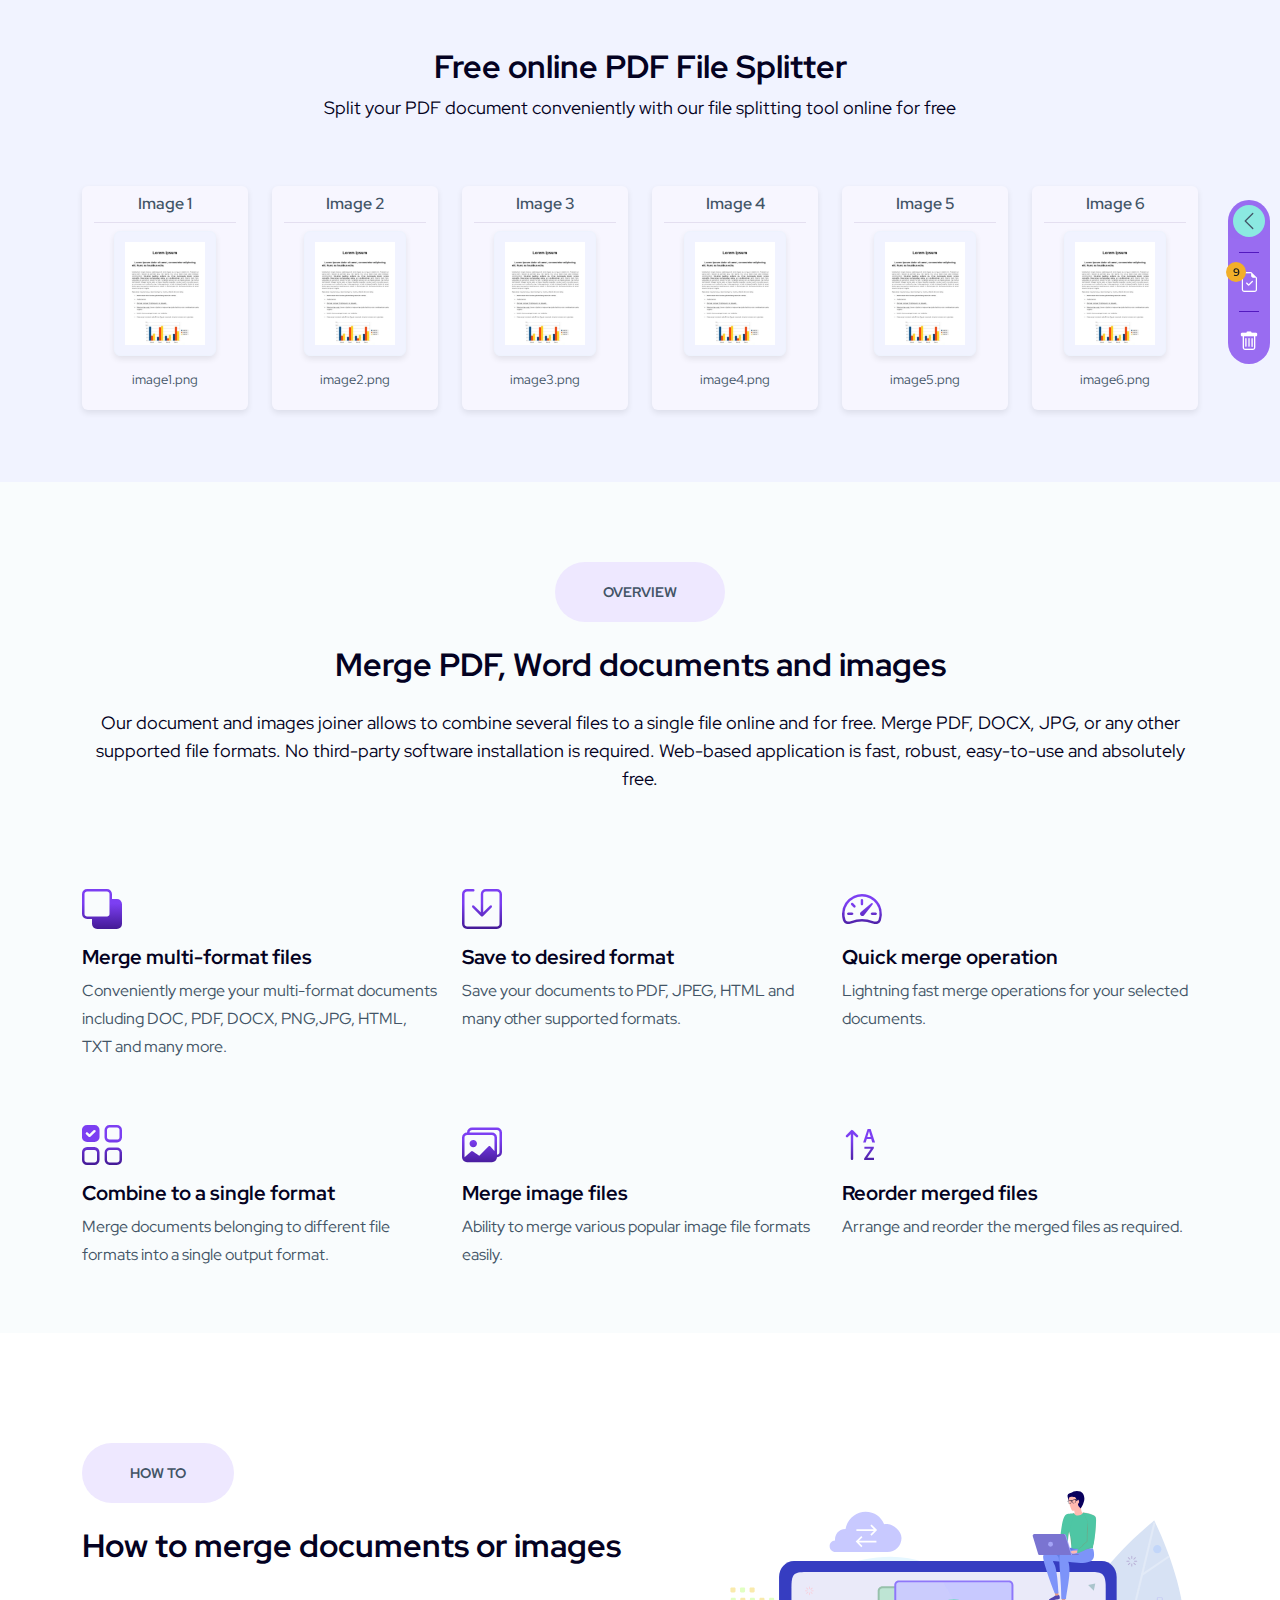
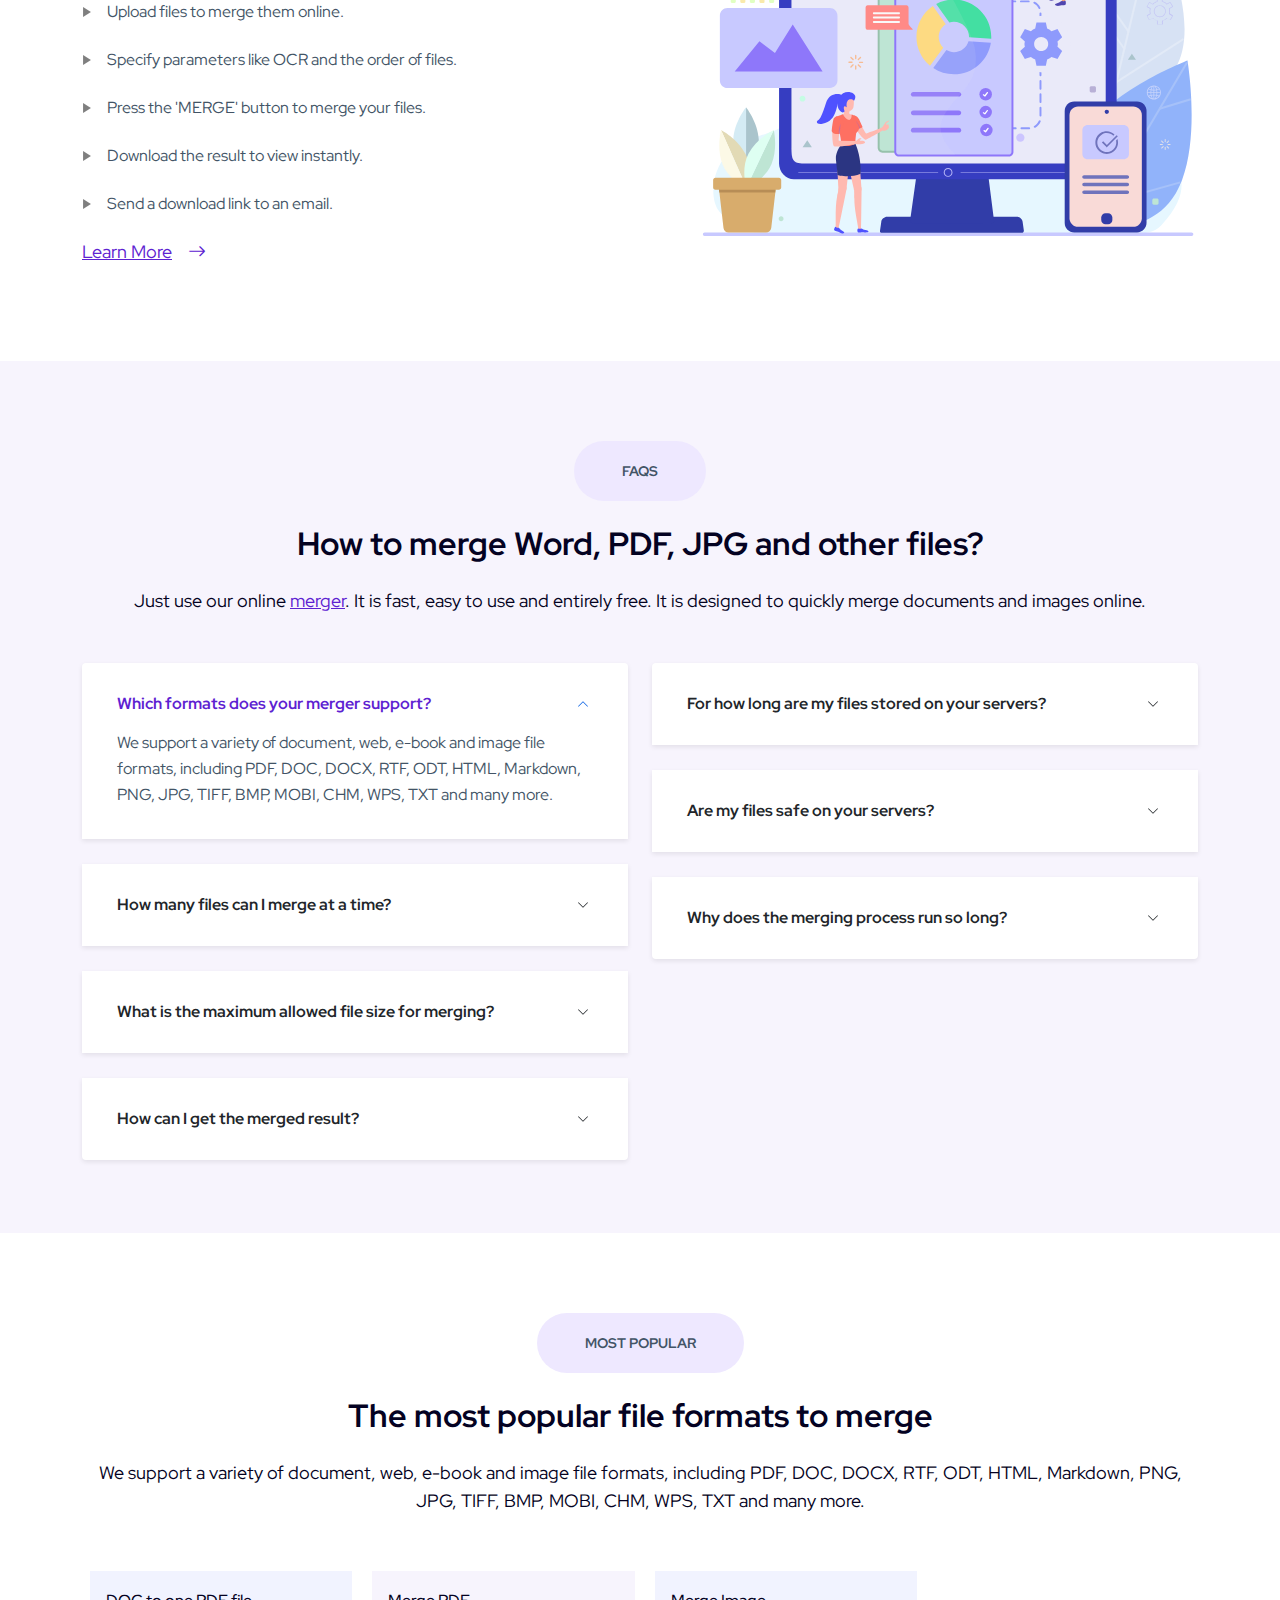
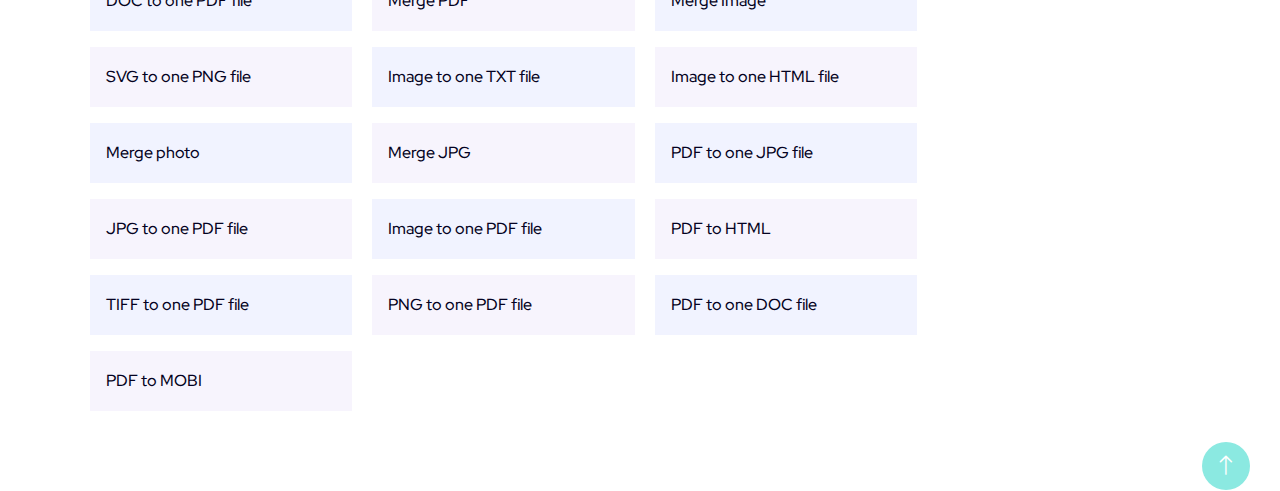
<file: case3.html>
<!DOCTYPE html>
<html>

<head>
  <meta charset="utf-8">
  <meta http-equiv="X-UA-Compatible" content="IE=edge">
  <title>Free FileFormat Apps - Process MS Word | PDF | Excel | PPT online</title>
  <meta name="description" content="">
  <meta name="viewport" content="width=device-width, initial-scale=1">
  <meta name="ROBOTS" content="NOINDEX, NOFOLLOW">
  <link href="https://www.fileformat.com/templates/fileformat/favicon.ico" rel="shortcut icon"
    type="image/vnd.microsoft.icon" />
    <link href="assets/css/all.css" rel="stylesheet">
    <link rel="preconnect" href="https://fonts.googleapis.com">
<link rel="preconnect" href="https://fonts.gstatic.com" crossorigin>
<link href="https://fonts.googleapis.com/css2?family=Encode+Sans+Semi+Condensed:wght@100;200;300;400&family=Red+Hat+Display:wght@300;400;500;600&display=swap" rel="stylesheet">

</head>


<body>
  <div class="FFApp canvas-usable">
    <!-- Sidebar -->
    <div class="sidesticky">
      <a class="sidebar-hide">
        <i class="bi bi-chevron-left btn-showsidebar" data-bs-toggle="tooltip" data-bs-placement="left"
          title="Show Features"></i>
        <i class="bi bi-chevron-right btn-hidesidebar d-none" data-bs-toggle="tooltip" data-bs-placement="left"
          title="Hide Features"></i>
      </a>
      <span class="spacer-small"></span>
      <span class="sidebar-notifitaion"><em>9</em><i class="bi bi-file-earmark-check"></i></span>
      <span class="spacer-small"></span>
      <a class="clearlist pb-1" href="#"><i class="bi bi-trash" data-bs-toggle="tooltip" data-bs-placement="left"
          title="Clear List"></i></a>
    </div>
    <div class="sidebarfeatures slideoff">
      <div class="sidebarcontent">
        <div class="sideheading text-center p-4">
          <h4>Image to PDF</h4>
           <div class="morefiles d-none"><a href="#" class="up-addfile" data-bs-toggle="tooltip" data-bs-placement="bottom"
              title="Add more files"><img src="assets/img/awesome-plus.svg" alt="Addfiles"></a><a href="#" class="up-sortfile"
              data-bs-toggle="tooltip" data-bs-placement="bottom" title="Sort file list by title"><img
                src="assets/img/awesome-sort.svg" alt="sortfiles"></a><a href="#" class="up-dropbox" data-bs-toggle="tooltip"
              data-bs-placement="bottom" title="Upload from Dropbox"><img src="assets/img/dropbox.svg" alt="dropbox"></a><a
              href="#" class="up-gdrive" data-bs-toggle="tooltip" data-bs-placement="bottom"
              title="Upload from gDrive"><img src="assets/img/gdrive.svg" alt="gDrive"></a><a href="#"
              class="up-link position-relative sidelinkbtn" data-bs-toggle="tooltip" data-bs-placement="bottom"
              title="Upload from URL"><img src="assets/img/link.svg" alt="Link" class="img1"><img src="assets/img/awesome-plus.svg"
                alt="close" class="img2 d-none" style="transform: rotate(45deg);"></a>
            <div class="popover-tag-side"><input type="url" placeholder="Enter file path/url"
                class="form-control br-0"><button class="btn btn-warning br-0" type="button"><i
                  class="bi bi-upload"></i></button></div>
          </div>


        </div> 
        <div class="ff-comp pt-0">
        <div class="sidebartab">
          <nav class="text-start">
            <div class="nav nav-tabs bordertab" id="side-tab" role="tablist">
              <button class="nav-link active" id="s1-tab" data-bs-toggle="tab" data-bs-target="#appcomp" type="button" role="tab" aria-controls="appcomp" aria-selected="false"><i
                class="bi bi-phone"></i> &nbsp; Portrait</button>
              <button class="nav-link" id="s1-tab" data-bs-toggle="tab" data-bs-target="#appcomp" type="button" role="tab" aria-controls="appcomp" aria-selected="false"><i
                class="bi bi-phone-landscape"></i> &nbsp; Landscape</button>

              </div></nav>
        </div>

        <div class="sidebartabcontent text-start overflow-h p-3">
          <div class="tab-content" id="nav-tabContent">
          
          <div class="tab-pane fade show active" id="appcomp" role="tabpanel" aria-labelledby="appcomp-tab">
                  <h3 class="heading3 mt-3 f-encs font-b">Select page size:</h3>
                  <select class="form-select" aria-label="Default select example">
                  <option>Fit (same as image)</option>
                  <option>Option 2 (same as image)</option>
                  <option>Option 3 (same as image)</option>
                  <option>Option 4 (same as image)</option>
                  <option>Option 5 (same as image)</option>
                </select>
                <h3 class="heading3 mt-3 f-encs font-b">Select margins:</h3>
                <div class="radioboxbtn">
                  <span><input type="radio" class="form-check-input" name="imageshape" id="nomargin"><label for="nomargin"><i class="bi bi-image-alt"></i> No Margin</label></span>
                  <span><input type="radio" class="form-check-input" name="imageshape" id="small" checked><label for="small"><i class="bi bi-image"></i> Small</label></span>
                  <span><input type="radio" class="form-check-input" name="imageshape" id="large"><label for="large"><i class="bi bi-images"></i> Large</label></span>
                </div>

                
        </div>
        </div></div>
        </div>

        <!-- Sidebar file process Btn -->
        <div class="text-center p-5 process-box">
           <a href="#" class="btn-process">Convert to PDF
            <i class="bi bi-arrow-right ms-5"></i></a>
        </div>

        <!-- Sidebar file upload box -->
        <div class="dropfilebox d-none">
          <label for="more-file-upload" class="dropfiles"><i
              class="bi bi-arrow-up btn-purple" data-bs-toggle="tooltip" data-bs-placement="bottom" title="Add Files"></i> Drop your files here to merge <a href="#" class="cancelupload">Cancel</a></label>
          <input type="file" class="dropfileinput" id="more-file-upload">
        </div>

        <div class="processmsg d-none">
          <svg xmlns="http://www.w3.org/2000/svg" xmlns:xlink="http://www.w3.org/1999/xlink"
            style="margin:0 auto;background:transparent;display:block;" width="84" height="84" viewBox="0 0 100 100"
            preserveAspectRatio="xMidYMid">
            <circle cx="50" cy="50" r="30" stroke="#16db93" stroke-width="10" fill="none"></circle>
            <circle cx="50" cy="50" r="30" stroke="#ea0d59" stroke-width="8" stroke-linecap="round" fill="none">
              <animateTransform attributeName="transform" type="rotate" repeatCount="indefinite"
                dur="2.941176470588235s" values="0 50 50;180 50 50;720 50 50" keyTimes="0;0.5;1"></animateTransform>
              <animate attributeName="stroke-dasharray" repeatCount="indefinite" dur="2.941176470588235s"
                values="18.84955592153876 169.64600329384882;94.2477796076938 94.24777960769377;18.84955592153876 169.64600329384882"
                keyTimes="0;0.5;1"></animate>
            </circle>
          </svg>
          <p>Merging PDFs...</p>
          <a href="#" class="btn-link">Abort Merge</a>
        </div>

      </div>
    </div>
    <div class="heroapp appcontainer">
      <div class="dottedpattern"></div>
      <div class="container">
        <div class="row divcenter">
          <div class="maincontent">
            


          <div class="manipulatecontent row divcenter">
            <div class="col-md-12 mb-5">
              <h2>Free online PDF File Splitter</h2>
              <p>Split your PDF document conveniently with our file splitting tool online for free</p>
            </div>
           
 
         
      
      <div class="col-sm-6 col-lg-2">
        <div class="filebox">
          <div class="btn-opt">
            <a href="#" class="rotatebtn" data-bs-toggle="tooltip" data-bs-placement="bottom" title="" data-bs-original-title="Rotate" aria-label="Rotate"><i class="bi bi-arrow-repeat"></i></a>
            <a href="#" data-bs-toggle="tooltip" data-bs-placement="bottom" title="" data-bs-original-title="Remove" aria-label="Remove"><i class="bi bi-trash"></i></a>
          </div>
          <h4>Image 1</h4>
          <div class="row divcenter">
          <div class="fileboximg col-md-8 ">
            <img src="assets/img/pdfscreen.png" alt="Screen">
            <p>image1.png</p>
          </div>
          </div>
      </div>
    </div>
     
    <div class="col-sm-6 col-lg-2">
      <div class="filebox">
        <div class="btn-opt">
          <a href="#" class="rotatebtn" data-bs-toggle="tooltip" data-bs-placement="bottom" title="" data-bs-original-title="Rotate" aria-label="Rotate"><i class="bi bi-arrow-repeat"></i></a>
          <a href="#" data-bs-toggle="tooltip" data-bs-placement="bottom" title="" data-bs-original-title="Remove" aria-label="Remove"><i class="bi bi-trash"></i></a>
        </div>
        <h4>Image 2</h4>
        <div class="row divcenter">
        <div class="fileboximg col-md-8 ">
          <img src="assets/img/pdfscreen.png" alt="Screen">
          <p>image2.png</p>
        </div>
        </div>
    </div>
  </div>
  <div class="col-sm-6 col-lg-2">
    <div class="filebox">
      <div class="btn-opt">
        <a href="#" class="rotatebtn"  data-bs-toggle="tooltip" data-bs-placement="bottom" title="" data-bs-original-title="Rotate" aria-label="Rotate"><i class="bi bi-arrow-repeat"></i></a>
        <a href="#" data-bs-toggle="tooltip" data-bs-placement="bottom" title="" data-bs-original-title="Remove" aria-label="Remove"><i class="bi bi-trash"></i></a>
      </div>
      <h4>Image 3</h4>
      <div class="row divcenter">
      <div class="fileboximg col-md-8 ">
        <img src="assets/img/pdfscreen.png" alt="Screen">
        <p>image3.png</p>
      </div>
      </div>
  </div>
</div>
<div class="col-sm-6 col-lg-2">
  <div class="filebox">
    <div class="btn-opt">
      <a href="#" class="rotatebtn"  data-bs-toggle="tooltip" data-bs-placement="bottom" title="" data-bs-original-title="Rotate" aria-label="Rotate"><i class="bi bi-arrow-repeat"></i></a>
      <a href="#" data-bs-toggle="tooltip" data-bs-placement="bottom" title="" data-bs-original-title="Remove" aria-label="Remove"><i class="bi bi-trash"></i></a>
    </div>
    <h4>Image 4</h4>
    <div class="row divcenter">
    <div class="fileboximg col-md-8 ">
      <img src="assets/img/pdfscreen.png" alt="Screen">
      <p>image4.png</p>
    </div>
    </div>
</div>
</div>
<div class="col-sm-6 col-lg-2">
  <div class="filebox">
    <div class="btn-opt">
      <a href="#" class="rotatebtn"  data-bs-toggle="tooltip" data-bs-placement="bottom" title="" data-bs-original-title="Rotate" aria-label="Rotate"><i class="bi bi-arrow-repeat"></i></a>
      <a href="#" data-bs-toggle="tooltip" data-bs-placement="bottom" title="" data-bs-original-title="Remove" aria-label="Remove"><i class="bi bi-trash"></i></a>
    </div>
    <h4>Image 5</h4>
    <div class="row divcenter">
    <div class="fileboximg col-md-8 ">
      <img src="assets/img/pdfscreen.png" alt="Screen">
      <p>image5.png</p>
    </div>
    </div>
</div>
</div>
<div class="col-sm-6 col-lg-2">
  <div class="filebox">
    <div class="btn-opt">
      <a href="#"  class="rotatebtn"  data-bs-toggle="tooltip" data-bs-placement="bottom" title="" data-bs-original-title="Rotate" aria-label="Rotate"><i class="bi bi-arrow-repeat"></i></a>
      <a href="#" data-bs-toggle="tooltip" data-bs-placement="bottom" title="" data-bs-original-title="Remove" aria-label="Remove"><i class="bi bi-trash"></i></a>
    </div>
    <h4>Image 6</h4>
    <div class="row divcenter">
    <div class="fileboximg col-md-8 ">
      <img src="assets/img/pdfscreen.png" alt="Screen">
      <p>image6.png</p>
    </div>
    </div>
</div>
</div>



 
    
    
          </div>
        </div>
      </div>
</div>

    </div>
    <div class="overview section-padding secondary-light" id="overview">
      <div class="container">
        <div class="row">
          <header class="ff-hdr text-center">
            <div class="pills">OVERVIEW</div>
            <h2>Merge PDF, Word documents and images</h2>
            <p>Our document and images joiner allows to combine several files to a single
              file online and for free. Merge PDF, DOCX, JPG, or any other supported file formats. No third-party
              software
              installation is required. Web-based application is fast, robust, easy-to-use and absolutely free. </p>
          </header>
          <div class="col-md-4">
            <i class="bi bi-back gradient-icon"></i>
            <h3>Merge multi-format files</h3>
            <p>Conveniently merge your multi-format documents including DOC, PDF, DOCX, PNG,JPG, HTML, TXT and many
              more.
            </p>
          </div>
          <div class="col-md-4">
            <i class="bi bi-save gradient-icon"></i>
            <h3>Save to desired format</h3>
            <p>Save your documents to PDF, JPEG, HTML and many other supported formats.</p>
          </div>
          <div class="col-md-4">
            <i class="bi bi-speedometer2 gradient-icon"></i>
            <h3>Quick merge operation</h3>
            <p>Lightning fast merge operations for your selected documents.</p>
          </div>
          <div class="col-md-4">
            <i class="bi bi-ui-checks-grid gradient-icon"></i>
            <h3>Combine to a single format</h3>
            <p>Merge documents belonging to different file formats into a single output
              format.</p>
          </div>
          <div class="col-md-4">
            <i class="bi bi-images gradient-icon"></i>
            <h3>Merge image files</h3>
            <p>Ability to merge various popular image file formats easily.</p>
          </div>
          <div class="col-md-4">
            <i class="bi bi-sort-alpha-up gradient-icon"></i>
            <h3>Reorder merged files</h3>
            <p class="dark-text">Arrange and reorder the merged files as required.</p>
          </div>
        </div>
      </div>
    </div>

    <div class="howitworks section-padding" id="howitworks">
      <div class="container">
        <div class="row divcenter">
          <div class="col order-lg-2 text-lg-end imageblock-howto"><img src="assets/img/how-to-illustrate.svg" width="500"
              height="400" alt="How it Works" class="img-fluid"></div>
          <div class="col">
            <header class="col ff-hdr text-left">
              <div class="pills m-0">HOW TO</div>
              <h2>How to merge documents or images</h2>
            </header>
            <ul class="styledlist">
              <li>Upload files to merge them online.</li>
              <li>Specify parameters like OCR and the order of files.</li>
              <li>Press the 'MERGE' button to merge your files.</li>
              <li>Download the result to view instantly.</li>
              <li>Send a download link to an email.</li>
            </ul>
            <p><a href="#" class="primary-text font-underline">Learn More<i class="bi bi-arrow-right ms-3"></i></a></p>
          </div>
        </div>
      </div>
    </div>

    <div class="faqs section-padding" id="faqs">
      <div class="container">
        <div class="row">
          <header class="ff-hdr text-center">
            <div class="pills">FAQs</div>
            <h2>How to merge Word, PDF, JPG and other files?</h2>
            <p>Just use our online <a href="#" class="primary-text font-underline">merger</a>. It is fast, easy to use
              and
              entirely free. It is designed to quickly merge documents and images online. </p>
          </header>
          <div class="col-md-6 text-left">
            <div class="accordion" id="accordionFaqs">
              <div class="accordion-item">
                <h2 class="accordion-header" id="faq1">
                  <button class="accordion-button" type="button" data-bs-toggle="collapse"
                    data-bs-target="#collapsefaq1" aria-expanded="true" aria-controls="collapsefaq1">
                    Which formats does your merger support?
                  </button>
                </h2>
                <div id="collapsefaq1" class="accordion-collapse collapse show" aria-labelledby="faq1"
                  data-bs-parent="#accordionFaqs">
                  <div class="accordion-body">
                    We support a variety of document, web, e-book and image file formats, including PDF, DOC, DOCX, RTF,
                    ODT, HTML, Markdown, PNG, JPG, TIFF, BMP, MOBI, CHM, WPS, TXT and many more.
                  </div>
                </div>
              </div>
              <div class="accordion-item">
                <h2 class="accordion-header" id="faq2">
                  <button class="accordion-button collapsed" type="button" data-bs-toggle="collapse"
                    data-bs-target="#collapsefaq2" aria-expanded="false" aria-controls="collapsefaq2">
                    How many files can I merge at a time?
                  </button>
                </h2>
                <div id="collapsefaq2" class="accordion-collapse collapse" aria-labelledby="faq2"
                  data-bs-parent="#accordionFaqs">
                  <div class="accordion-body">
                    You can merge up to 10 files simultaneously
                  </div>
                </div>
              </div>
              <div class="accordion-item">
                <h2 class="accordion-header" id="faq3">
                  <button class="accordion-button collapsed" type="button" data-bs-toggle="collapse"
                    data-bs-target="#collapsefaq3" aria-expanded="false" aria-controls="collapsefaq3">
                    What is the maximum allowed file size for merging?
                  </button>
                </h2>
                <div id="collapsefaq3" class="accordion-collapse collapse" aria-labelledby="faq3"
                  data-bs-parent="#accordionFaqs">
                  <div class="accordion-body">
                    Each file size should not exceed 10 MB.
                  </div>
                </div>
              </div>

              <div class="accordion-item">
                <h2 class="accordion-header" id="faq4">
                  <button class="accordion-button collapsed" type="button" data-bs-toggle="collapse"
                    data-bs-target="#collapsefaq4" aria-expanded="false" aria-controls="collapsefaq4">
                    How can I get the merged result?
                  </button>
                </h2>
                <div id="collapsefaq4" class="accordion-collapse collapse" aria-labelledby="faq4"
                  data-bs-parent="#accordionFaqs">
                  <div class="accordion-body">
                    At the end of the merging process, you will get a download link. You can download the result
                    immediately or send the link to your email.
                  </div>
                </div>
              </div>

            </div>
          </div>
          <div class="col-md-6 text-left mb-5">
            <div class="accordion" id="accordionFaqs2">
              <div class="accordion-item">
                <h2 class="accordion-header" id="faq5">
                  <button class="accordion-button collapsed" type="button" data-bs-toggle="collapse"
                    data-bs-target="#collapsefaq5" aria-expanded="false" aria-controls="collapsefaq4">
                    For how long are my files stored on your servers?
                  </button>
                </h2>
                <div id="collapsefaq5" class="accordion-collapse collapse" aria-labelledby="faq5"
                  data-bs-parent="#accordionFaqs2">
                  <div class="accordion-body">
                    All user files are stored on Aspose servers for 24 hours. After that time, they will be
                    automatically
                    deleted.
                  </div>
                </div>
              </div>

              <div class="accordion-item">
                <h2 class="accordion-header" id="faq6">
                  <button class="accordion-button collapsed" type="button" data-bs-toggle="collapse"
                    data-bs-target="#collapsefaq6" aria-expanded="false" aria-controls="collapsefaq6">
                    Are my files safe on your servers?
                  </button>
                </h2>
                <div id="collapsefaq6" class="accordion-collapse collapse" aria-labelledby="faq6"
                  data-bs-parent="#accordionFaqs2">
                  <div class="accordion-body">
                    Aspose gives the highest importance and attention to security issues. Please be assured that your
                    files are kept in secure storage servers and protected from any unauthorized access.

                  </div>
                </div>
              </div>

              <div class="accordion-item">
                <h2 class="accordion-header" id="faq7">
                  <button class="accordion-button collapsed" type="button" data-bs-toggle="collapse"
                    data-bs-target="#collapsefaq7" aria-expanded="false" aria-controls="collapsefaq7">
                    Why does the merging process run so long?
                  </button>
                </h2>
                <div id="collapsefaq7" class="accordion-collapse collapse" aria-labelledby="faq7"
                  data-bs-parent="#accordionFaqs2">
                  <div class="accordion-body">
                    Merging multiple files may be time-consuming sometimes, as it involves data re-encoding and
                    re-compressing.
                  </div>
                </div>
              </div>
            </div>
          </div>
        </div>
      </div>
    </div>

    <div class="mostpopular section-padding" id="mostpopular">
      <div class="container">
        <div class="row">
          <header class="ff-hdr text-center">
            <div class="pills">MOST POPULAR</div>
            <h2>The most popular file formats to merge</h2>
            <p>We support a variety of document, web, e-book and image file formats, including PDF, DOC, DOCX, RTF, ODT,
              HTML, Markdown, PNG, JPG, TIFF, BMP, MOBI, CHM, WPS, TXT and many more.</p>
          </header>
          <div class="popular-links">
            <a href="#">DOC to one PDF file</a>
            <a href="#">Merge PDF</a>
            <a href="#">Merge Image</a>
            <a href="#">SVG to one PNG file</a>
            <a href="#">Image to one TXT file</a>
            <a href="#">Image to one HTML file</a>
            <a href="#">Merge photo</a>
            <a href="#">Merge JPG</a>
            <a href="#">PDF to one JPG file</a>
            <a href="#">JPG to one PDF file</a>
            <a href="#">Image to one PDF file</a>
            <a href="#">PDF to HTML</a>
            <a href="#">TIFF to one PDF file</a>
            <a href="#">PNG to one PDF file</a>
            <a href="#">PDF to one DOC file</a>
            <a href="#">PDF to MOBI</a>
          </div>
        </div>
      </div>
    </div>
    <a class="backtop" href="#"><i class="bi bi-arrow-up"></i></a>


  </div>
  <div class="smallscreennoapp alert-warning">The app runs on a device with a larger screen (minimum width of 320
    pixels) aspect ratio.</div>
    <script src="assets/js/all.js"></script>
    <script src="assets/js/custom.js"></script>
  <script>(function (i, s, o, g, r, a, m) { i['ContainerizeMenuObject'] = r; i[r] = i[r] || function () { (i[r].q = i[r].q || []).push(arguments) }, i[r].l = 1 * new Date(); a = s.createElement(o), m = s.getElementsByTagName(o)[0]; a.async = 1; a.src = g; m.parentNode.append(a) })(window, document, 'script', 'https://menu-new.containerize.com/scripts/engine.min.js?v=1.0.1', 'fileformat-en');</script>
  <script>
    var tooltipTriggerList = [].slice.call(document.querySelectorAll('[data-bs-toggle="tooltip"]'))
    var tooltipList = tooltipTriggerList.map(function (tooltipTriggerEl) {
      return new bootstrap.Tooltip(tooltipTriggerEl)
    })
    var popoverTriggerList = [].slice.call(document.querySelectorAll('[data-bs-toggle="popover"]'))
    var popoverList = popoverTriggerList.map(function (popoverTriggerEl) {
      return new bootstrap.Popover(popoverTriggerEl)
    })
  </script>
  
</body>

</html>
</file>
<file: assets/css/all.css>
@charset "UTF-8";@font-face{font-family:bootstrap-icons;src:url(fonts/bootstrap-icons.woff2?30af91bf14e37666a085fb8a161ff36d) format("woff2"),url(fonts/bootstrap-icons.woff?30af91bf14e37666a085fb8a161ff36d) format("woff")}.bi:before,[class*=" bi-"]:before,[class^=bi-]:before{-webkit-font-smoothing:antialiased;-moz-osx-font-smoothing:grayscale;display:inline-block;font-family:bootstrap-icons!important;font-style:normal;font-variant:normal;font-weight:400!important;line-height:1;text-transform:none;vertical-align:-.125em}.bi-123:before{content:"\f67f"}.bi-alarm-fill:before{content:"\f101"}.bi-alarm:before{content:"\f102"}.bi-align-bottom:before{content:"\f103"}.bi-align-center:before{content:"\f104"}.bi-align-end:before{content:"\f105"}.bi-align-middle:before{content:"\f106"}.bi-align-start:before{content:"\f107"}.bi-align-top:before{content:"\f108"}.bi-alt:before{content:"\f109"}.bi-app-indicator:before{content:"\f10a"}.bi-app:before{content:"\f10b"}.bi-archive-fill:before{content:"\f10c"}.bi-archive:before{content:"\f10d"}.bi-arrow-90deg-down:before{content:"\f10e"}.bi-arrow-90deg-left:before{content:"\f10f"}.bi-arrow-90deg-right:before{content:"\f110"}.bi-arrow-90deg-up:before{content:"\f111"}.bi-arrow-bar-down:before{content:"\f112"}.bi-arrow-bar-left:before{content:"\f113"}.bi-arrow-bar-right:before{content:"\f114"}.bi-arrow-bar-up:before{content:"\f115"}.bi-arrow-clockwise:before{content:"\f116"}.bi-arrow-counterclockwise:before{content:"\f117"}.bi-arrow-down-circle-fill:before{content:"\f118"}.bi-arrow-down-circle:before{content:"\f119"}.bi-arrow-down-left-circle-fill:before{content:"\f11a"}.bi-arrow-down-left-circle:before{content:"\f11b"}.bi-arrow-down-left-square-fill:before{content:"\f11c"}.bi-arrow-down-left-square:before{content:"\f11d"}.bi-arrow-down-left:before{content:"\f11e"}.bi-arrow-down-right-circle-fill:before{content:"\f11f"}.bi-arrow-down-right-circle:before{content:"\f120"}.bi-arrow-down-right-square-fill:before{content:"\f121"}.bi-arrow-down-right-square:before{content:"\f122"}.bi-arrow-down-right:before{content:"\f123"}.bi-arrow-down-short:before{content:"\f124"}.bi-arrow-down-square-fill:before{content:"\f125"}.bi-arrow-down-square:before{content:"\f126"}.bi-arrow-down-up:before{content:"\f127"}.bi-arrow-down:before{content:"\f128"}.bi-arrow-left-circle-fill:before{content:"\f129"}.bi-arrow-left-circle:before{content:"\f12a"}.bi-arrow-left-right:before{content:"\f12b"}.bi-arrow-left-short:before{content:"\f12c"}.bi-arrow-left-square-fill:before{content:"\f12d"}.bi-arrow-left-square:before{content:"\f12e"}.bi-arrow-left:before{content:"\f12f"}.bi-arrow-repeat:before{content:"\f130"}.bi-arrow-return-left:before{content:"\f131"}.bi-arrow-return-right:before{content:"\f132"}.bi-arrow-right-circle-fill:before{content:"\f133"}.bi-arrow-right-circle:before{content:"\f134"}.bi-arrow-right-short:before{content:"\f135"}.bi-arrow-right-square-fill:before{content:"\f136"}.bi-arrow-right-square:before{content:"\f137"}.bi-arrow-right:before{content:"\f138"}.bi-arrow-up-circle-fill:before{content:"\f139"}.bi-arrow-up-circle:before{content:"\f13a"}.bi-arrow-up-left-circle-fill:before{content:"\f13b"}.bi-arrow-up-left-circle:before{content:"\f13c"}.bi-arrow-up-left-square-fill:before{content:"\f13d"}.bi-arrow-up-left-square:before{content:"\f13e"}.bi-arrow-up-left:before{content:"\f13f"}.bi-arrow-up-right-circle-fill:before{content:"\f140"}.bi-arrow-up-right-circle:before{content:"\f141"}.bi-arrow-up-right-square-fill:before{content:"\f142"}.bi-arrow-up-right-square:before{content:"\f143"}.bi-arrow-up-right:before{content:"\f144"}.bi-arrow-up-short:before{content:"\f145"}.bi-arrow-up-square-fill:before{content:"\f146"}.bi-arrow-up-square:before{content:"\f147"}.bi-arrow-up:before{content:"\f148"}.bi-arrows-angle-contract:before{content:"\f149"}.bi-arrows-angle-expand:before{content:"\f14a"}.bi-arrows-collapse:before{content:"\f14b"}.bi-arrows-expand:before{content:"\f14c"}.bi-arrows-fullscreen:before{content:"\f14d"}.bi-arrows-move:before{content:"\f14e"}.bi-aspect-ratio-fill:before{content:"\f14f"}.bi-aspect-ratio:before{content:"\f150"}.bi-asterisk:before{content:"\f151"}.bi-at:before{content:"\f152"}.bi-award-fill:before{content:"\f153"}.bi-award:before{content:"\f154"}.bi-back:before{content:"\f155"}.bi-backspace-fill:before{content:"\f156"}.bi-backspace-reverse-fill:before{content:"\f157"}.bi-backspace-reverse:before{content:"\f158"}.bi-backspace:before{content:"\f159"}.bi-badge-3d-fill:before{content:"\f15a"}.bi-badge-3d:before{content:"\f15b"}.bi-badge-4k-fill:before{content:"\f15c"}.bi-badge-4k:before{content:"\f15d"}.bi-badge-8k-fill:before{content:"\f15e"}.bi-badge-8k:before{content:"\f15f"}.bi-badge-ad-fill:before{content:"\f160"}.bi-badge-ad:before{content:"\f161"}.bi-badge-ar-fill:before{content:"\f162"}.bi-badge-ar:before{content:"\f163"}.bi-badge-cc-fill:before{content:"\f164"}.bi-badge-cc:before{content:"\f165"}.bi-badge-hd-fill:before{content:"\f166"}.bi-badge-hd:before{content:"\f167"}.bi-badge-tm-fill:before{content:"\f168"}.bi-badge-tm:before{content:"\f169"}.bi-badge-vo-fill:before{content:"\f16a"}.bi-badge-vo:before{content:"\f16b"}.bi-badge-vr-fill:before{content:"\f16c"}.bi-badge-vr:before{content:"\f16d"}.bi-badge-wc-fill:before{content:"\f16e"}.bi-badge-wc:before{content:"\f16f"}.bi-bag-check-fill:before{content:"\f170"}.bi-bag-check:before{content:"\f171"}.bi-bag-dash-fill:before{content:"\f172"}.bi-bag-dash:before{content:"\f173"}.bi-bag-fill:before{content:"\f174"}.bi-bag-plus-fill:before{content:"\f175"}.bi-bag-plus:before{content:"\f176"}.bi-bag-x-fill:before{content:"\f177"}.bi-bag-x:before{content:"\f178"}.bi-bag:before{content:"\f179"}.bi-bar-chart-fill:before{content:"\f17a"}.bi-bar-chart-line-fill:before{content:"\f17b"}.bi-bar-chart-line:before{content:"\f17c"}.bi-bar-chart-steps:before{content:"\f17d"}.bi-bar-chart:before{content:"\f17e"}.bi-basket-fill:before{content:"\f17f"}.bi-basket:before{content:"\f180"}.bi-basket2-fill:before{content:"\f181"}.bi-basket2:before{content:"\f182"}.bi-basket3-fill:before{content:"\f183"}.bi-basket3:before{content:"\f184"}.bi-battery-charging:before{content:"\f185"}.bi-battery-full:before{content:"\f186"}.bi-battery-half:before{content:"\f187"}.bi-battery:before{content:"\f188"}.bi-bell-fill:before{content:"\f189"}.bi-bell:before{content:"\f18a"}.bi-bezier:before{content:"\f18b"}.bi-bezier2:before{content:"\f18c"}.bi-bicycle:before{content:"\f18d"}.bi-binoculars-fill:before{content:"\f18e"}.bi-binoculars:before{content:"\f18f"}.bi-blockquote-left:before{content:"\f190"}.bi-blockquote-right:before{content:"\f191"}.bi-book-fill:before{content:"\f192"}.bi-book-half:before{content:"\f193"}.bi-book:before{content:"\f194"}.bi-bookmark-check-fill:before{content:"\f195"}.bi-bookmark-check:before{content:"\f196"}.bi-bookmark-dash-fill:before{content:"\f197"}.bi-bookmark-dash:before{content:"\f198"}.bi-bookmark-fill:before{content:"\f199"}.bi-bookmark-heart-fill:before{content:"\f19a"}.bi-bookmark-heart:before{content:"\f19b"}.bi-bookmark-plus-fill:before{content:"\f19c"}.bi-bookmark-plus:before{content:"\f19d"}.bi-bookmark-star-fill:before{content:"\f19e"}.bi-bookmark-star:before{content:"\f19f"}.bi-bookmark-x-fill:before{content:"\f1a0"}.bi-bookmark-x:before{content:"\f1a1"}.bi-bookmark:before{content:"\f1a2"}.bi-bookmarks-fill:before{content:"\f1a3"}.bi-bookmarks:before{content:"\f1a4"}.bi-bookshelf:before{content:"\f1a5"}.bi-bootstrap-fill:before{content:"\f1a6"}.bi-bootstrap-reboot:before{content:"\f1a7"}.bi-bootstrap:before{content:"\f1a8"}.bi-border-all:before{content:"\f1a9"}.bi-border-bottom:before{content:"\f1aa"}.bi-border-center:before{content:"\f1ab"}.bi-border-inner:before{content:"\f1ac"}.bi-border-left:before{content:"\f1ad"}.bi-border-middle:before{content:"\f1ae"}.bi-border-outer:before{content:"\f1af"}.bi-border-right:before{content:"\f1b0"}.bi-border-style:before{content:"\f1b1"}.bi-border-top:before{content:"\f1b2"}.bi-border-width:before{content:"\f1b3"}.bi-border:before{content:"\f1b4"}.bi-bounding-box-circles:before{content:"\f1b5"}.bi-bounding-box:before{content:"\f1b6"}.bi-box-arrow-down-left:before{content:"\f1b7"}.bi-box-arrow-down-right:before{content:"\f1b8"}.bi-box-arrow-down:before{content:"\f1b9"}.bi-box-arrow-in-down-left:before{content:"\f1ba"}.bi-box-arrow-in-down-right:before{content:"\f1bb"}.bi-box-arrow-in-down:before{content:"\f1bc"}.bi-box-arrow-in-left:before{content:"\f1bd"}.bi-box-arrow-in-right:before{content:"\f1be"}.bi-box-arrow-in-up-left:before{content:"\f1bf"}.bi-box-arrow-in-up-right:before{content:"\f1c0"}.bi-box-arrow-in-up:before{content:"\f1c1"}.bi-box-arrow-left:before{content:"\f1c2"}.bi-box-arrow-right:before{content:"\f1c3"}.bi-box-arrow-up-left:before{content:"\f1c4"}.bi-box-arrow-up-right:before{content:"\f1c5"}.bi-box-arrow-up:before{content:"\f1c6"}.bi-box-seam:before{content:"\f1c7"}.bi-box:before{content:"\f1c8"}.bi-braces:before{content:"\f1c9"}.bi-bricks:before{content:"\f1ca"}.bi-briefcase-fill:before{content:"\f1cb"}.bi-briefcase:before{content:"\f1cc"}.bi-brightness-alt-high-fill:before{content:"\f1cd"}.bi-brightness-alt-high:before{content:"\f1ce"}.bi-brightness-alt-low-fill:before{content:"\f1cf"}.bi-brightness-alt-low:before{content:"\f1d0"}.bi-brightness-high-fill:before{content:"\f1d1"}.bi-brightness-high:before{content:"\f1d2"}.bi-brightness-low-fill:before{content:"\f1d3"}.bi-brightness-low:before{content:"\f1d4"}.bi-broadcast-pin:before{content:"\f1d5"}.bi-broadcast:before{content:"\f1d6"}.bi-brush-fill:before{content:"\f1d7"}.bi-brush:before{content:"\f1d8"}.bi-bucket-fill:before{content:"\f1d9"}.bi-bucket:before{content:"\f1da"}.bi-bug-fill:before{content:"\f1db"}.bi-bug:before{content:"\f1dc"}.bi-building:before{content:"\f1dd"}.bi-bullseye:before{content:"\f1de"}.bi-calculator-fill:before{content:"\f1df"}.bi-calculator:before{content:"\f1e0"}.bi-calendar-check-fill:before{content:"\f1e1"}.bi-calendar-check:before{content:"\f1e2"}.bi-calendar-date-fill:before{content:"\f1e3"}.bi-calendar-date:before{content:"\f1e4"}.bi-calendar-day-fill:before{content:"\f1e5"}.bi-calendar-day:before{content:"\f1e6"}.bi-calendar-event-fill:before{content:"\f1e7"}.bi-calendar-event:before{content:"\f1e8"}.bi-calendar-fill:before{content:"\f1e9"}.bi-calendar-minus-fill:before{content:"\f1ea"}.bi-calendar-minus:before{content:"\f1eb"}.bi-calendar-month-fill:before{content:"\f1ec"}.bi-calendar-month:before{content:"\f1ed"}.bi-calendar-plus-fill:before{content:"\f1ee"}.bi-calendar-plus:before{content:"\f1ef"}.bi-calendar-range-fill:before{content:"\f1f0"}.bi-calendar-range:before{content:"\f1f1"}.bi-calendar-week-fill:before{content:"\f1f2"}.bi-calendar-week:before{content:"\f1f3"}.bi-calendar-x-fill:before{content:"\f1f4"}.bi-calendar-x:before{content:"\f1f5"}.bi-calendar:before{content:"\f1f6"}.bi-calendar2-check-fill:before{content:"\f1f7"}.bi-calendar2-check:before{content:"\f1f8"}.bi-calendar2-date-fill:before{content:"\f1f9"}.bi-calendar2-date:before{content:"\f1fa"}.bi-calendar2-day-fill:before{content:"\f1fb"}.bi-calendar2-day:before{content:"\f1fc"}.bi-calendar2-event-fill:before{content:"\f1fd"}.bi-calendar2-event:before{content:"\f1fe"}.bi-calendar2-fill:before{content:"\f1ff"}.bi-calendar2-minus-fill:before{content:"\f200"}.bi-calendar2-minus:before{content:"\f201"}.bi-calendar2-month-fill:before{content:"\f202"}.bi-calendar2-month:before{content:"\f203"}.bi-calendar2-plus-fill:before{content:"\f204"}.bi-calendar2-plus:before{content:"\f205"}.bi-calendar2-range-fill:before{content:"\f206"}.bi-calendar2-range:before{content:"\f207"}.bi-calendar2-week-fill:before{content:"\f208"}.bi-calendar2-week:before{content:"\f209"}.bi-calendar2-x-fill:before{content:"\f20a"}.bi-calendar2-x:before{content:"\f20b"}.bi-calendar2:before{content:"\f20c"}.bi-calendar3-event-fill:before{content:"\f20d"}.bi-calendar3-event:before{content:"\f20e"}.bi-calendar3-fill:before{content:"\f20f"}.bi-calendar3-range-fill:before{content:"\f210"}.bi-calendar3-range:before{content:"\f211"}.bi-calendar3-week-fill:before{content:"\f212"}.bi-calendar3-week:before{content:"\f213"}.bi-calendar3:before{content:"\f214"}.bi-calendar4-event:before{content:"\f215"}.bi-calendar4-range:before{content:"\f216"}.bi-calendar4-week:before{content:"\f217"}.bi-calendar4:before{content:"\f218"}.bi-camera-fill:before{content:"\f219"}.bi-camera-reels-fill:before{content:"\f21a"}.bi-camera-reels:before{content:"\f21b"}.bi-camera-video-fill:before{content:"\f21c"}.bi-camera-video-off-fill:before{content:"\f21d"}.bi-camera-video-off:before{content:"\f21e"}.bi-camera-video:before{content:"\f21f"}.bi-camera:before{content:"\f220"}.bi-camera2:before{content:"\f221"}.bi-capslock-fill:before{content:"\f222"}.bi-capslock:before{content:"\f223"}.bi-card-checklist:before{content:"\f224"}.bi-card-heading:before{content:"\f225"}.bi-card-image:before{content:"\f226"}.bi-card-list:before{content:"\f227"}.bi-card-text:before{content:"\f228"}.bi-caret-down-fill:before{content:"\f229"}.bi-caret-down-square-fill:before{content:"\f22a"}.bi-caret-down-square:before{content:"\f22b"}.bi-caret-down:before{content:"\f22c"}.bi-caret-left-fill:before{content:"\f22d"}.bi-caret-left-square-fill:before{content:"\f22e"}.bi-caret-left-square:before{content:"\f22f"}.bi-caret-left:before{content:"\f230"}.bi-caret-right-fill:before{content:"\f231"}.bi-caret-right-square-fill:before{content:"\f232"}.bi-caret-right-square:before{content:"\f233"}.bi-caret-right:before{content:"\f234"}.bi-caret-up-fill:before{content:"\f235"}.bi-caret-up-square-fill:before{content:"\f236"}.bi-caret-up-square:before{content:"\f237"}.bi-caret-up:before{content:"\f238"}.bi-cart-check-fill:before{content:"\f239"}.bi-cart-check:before{content:"\f23a"}.bi-cart-dash-fill:before{content:"\f23b"}.bi-cart-dash:before{content:"\f23c"}.bi-cart-fill:before{content:"\f23d"}.bi-cart-plus-fill:before{content:"\f23e"}.bi-cart-plus:before{content:"\f23f"}.bi-cart-x-fill:before{content:"\f240"}.bi-cart-x:before{content:"\f241"}.bi-cart:before{content:"\f242"}.bi-cart2:before{content:"\f243"}.bi-cart3:before{content:"\f244"}.bi-cart4:before{content:"\f245"}.bi-cash-stack:before{content:"\f246"}.bi-cash:before{content:"\f247"}.bi-cast:before{content:"\f248"}.bi-chat-dots-fill:before{content:"\f249"}.bi-chat-dots:before{content:"\f24a"}.bi-chat-fill:before{content:"\f24b"}.bi-chat-left-dots-fill:before{content:"\f24c"}.bi-chat-left-dots:before{content:"\f24d"}.bi-chat-left-fill:before{content:"\f24e"}.bi-chat-left-quote-fill:before{content:"\f24f"}.bi-chat-left-quote:before{content:"\f250"}.bi-chat-left-text-fill:before{content:"\f251"}.bi-chat-left-text:before{content:"\f252"}.bi-chat-left:before{content:"\f253"}.bi-chat-quote-fill:before{content:"\f254"}.bi-chat-quote:before{content:"\f255"}.bi-chat-right-dots-fill:before{content:"\f256"}.bi-chat-right-dots:before{content:"\f257"}.bi-chat-right-fill:before{content:"\f258"}.bi-chat-right-quote-fill:before{content:"\f259"}.bi-chat-right-quote:before{content:"\f25a"}.bi-chat-right-text-fill:before{content:"\f25b"}.bi-chat-right-text:before{content:"\f25c"}.bi-chat-right:before{content:"\f25d"}.bi-chat-square-dots-fill:before{content:"\f25e"}.bi-chat-square-dots:before{content:"\f25f"}.bi-chat-square-fill:before{content:"\f260"}.bi-chat-square-quote-fill:before{content:"\f261"}.bi-chat-square-quote:before{content:"\f262"}.bi-chat-square-text-fill:before{content:"\f263"}.bi-chat-square-text:before{content:"\f264"}.bi-chat-square:before{content:"\f265"}.bi-chat-text-fill:before{content:"\f266"}.bi-chat-text:before{content:"\f267"}.bi-chat:before{content:"\f268"}.bi-check-all:before{content:"\f269"}.bi-check-circle-fill:before{content:"\f26a"}.bi-check-circle:before{content:"\f26b"}.bi-check-square-fill:before{content:"\f26c"}.bi-check-square:before{content:"\f26d"}.bi-check:before{content:"\f26e"}.bi-check2-all:before{content:"\f26f"}.bi-check2-circle:before{content:"\f270"}.bi-check2-square:before{content:"\f271"}.bi-check2:before{content:"\f272"}.bi-chevron-bar-contract:before{content:"\f273"}.bi-chevron-bar-down:before{content:"\f274"}.bi-chevron-bar-expand:before{content:"\f275"}.bi-chevron-bar-left:before{content:"\f276"}.bi-chevron-bar-right:before{content:"\f277"}.bi-chevron-bar-up:before{content:"\f278"}.bi-chevron-compact-down:before{content:"\f279"}.bi-chevron-compact-left:before{content:"\f27a"}.bi-chevron-compact-right:before{content:"\f27b"}.bi-chevron-compact-up:before{content:"\f27c"}.bi-chevron-contract:before{content:"\f27d"}.bi-chevron-double-down:before{content:"\f27e"}.bi-chevron-double-left:before{content:"\f27f"}.bi-chevron-double-right:before{content:"\f280"}.bi-chevron-double-up:before{content:"\f281"}.bi-chevron-down:before{content:"\f282"}.bi-chevron-expand:before{content:"\f283"}.bi-chevron-left:before{content:"\f284"}.bi-chevron-right:before{content:"\f285"}.bi-chevron-up:before{content:"\f286"}.bi-circle-fill:before{content:"\f287"}.bi-circle-half:before{content:"\f288"}.bi-circle-square:before{content:"\f289"}.bi-circle:before{content:"\f28a"}.bi-clipboard-check:before{content:"\f28b"}.bi-clipboard-data:before{content:"\f28c"}.bi-clipboard-minus:before{content:"\f28d"}.bi-clipboard-plus:before{content:"\f28e"}.bi-clipboard-x:before{content:"\f28f"}.bi-clipboard:before{content:"\f290"}.bi-clock-fill:before{content:"\f291"}.bi-clock-history:before{content:"\f292"}.bi-clock:before{content:"\f293"}.bi-cloud-arrow-down-fill:before{content:"\f294"}.bi-cloud-arrow-down:before{content:"\f295"}.bi-cloud-arrow-up-fill:before{content:"\f296"}.bi-cloud-arrow-up:before{content:"\f297"}.bi-cloud-check-fill:before{content:"\f298"}.bi-cloud-check:before{content:"\f299"}.bi-cloud-download-fill:before{content:"\f29a"}.bi-cloud-download:before{content:"\f29b"}.bi-cloud-drizzle-fill:before{content:"\f29c"}.bi-cloud-drizzle:before{content:"\f29d"}.bi-cloud-fill:before{content:"\f29e"}.bi-cloud-fog-fill:before{content:"\f29f"}.bi-cloud-fog:before{content:"\f2a0"}.bi-cloud-fog2-fill:before{content:"\f2a1"}.bi-cloud-fog2:before{content:"\f2a2"}.bi-cloud-hail-fill:before{content:"\f2a3"}.bi-cloud-hail:before{content:"\f2a4"}.bi-cloud-haze-1:before{content:"\f2a5"}.bi-cloud-haze-fill:before{content:"\f2a6"}.bi-cloud-haze:before{content:"\f2a7"}.bi-cloud-haze2-fill:before{content:"\f2a8"}.bi-cloud-lightning-fill:before{content:"\f2a9"}.bi-cloud-lightning-rain-fill:before{content:"\f2aa"}.bi-cloud-lightning-rain:before{content:"\f2ab"}.bi-cloud-lightning:before{content:"\f2ac"}.bi-cloud-minus-fill:before{content:"\f2ad"}.bi-cloud-minus:before{content:"\f2ae"}.bi-cloud-moon-fill:before{content:"\f2af"}.bi-cloud-moon:before{content:"\f2b0"}.bi-cloud-plus-fill:before{content:"\f2b1"}.bi-cloud-plus:before{content:"\f2b2"}.bi-cloud-rain-fill:before{content:"\f2b3"}.bi-cloud-rain-heavy-fill:before{content:"\f2b4"}.bi-cloud-rain-heavy:before{content:"\f2b5"}.bi-cloud-rain:before{content:"\f2b6"}.bi-cloud-slash-fill:before{content:"\f2b7"}.bi-cloud-slash:before{content:"\f2b8"}.bi-cloud-sleet-fill:before{content:"\f2b9"}.bi-cloud-sleet:before{content:"\f2ba"}.bi-cloud-snow-fill:before{content:"\f2bb"}.bi-cloud-snow:before{content:"\f2bc"}.bi-cloud-sun-fill:before{content:"\f2bd"}.bi-cloud-sun:before{content:"\f2be"}.bi-cloud-upload-fill:before{content:"\f2bf"}.bi-cloud-upload:before{content:"\f2c0"}.bi-cloud:before{content:"\f2c1"}.bi-clouds-fill:before{content:"\f2c2"}.bi-clouds:before{content:"\f2c3"}.bi-cloudy-fill:before{content:"\f2c4"}.bi-cloudy:before{content:"\f2c5"}.bi-code-slash:before{content:"\f2c6"}.bi-code-square:before{content:"\f2c7"}.bi-code:before{content:"\f2c8"}.bi-collection-fill:before{content:"\f2c9"}.bi-collection-play-fill:before{content:"\f2ca"}.bi-collection-play:before{content:"\f2cb"}.bi-collection:before{content:"\f2cc"}.bi-columns-gap:before{content:"\f2cd"}.bi-columns:before{content:"\f2ce"}.bi-command:before{content:"\f2cf"}.bi-compass-fill:before{content:"\f2d0"}.bi-compass:before{content:"\f2d1"}.bi-cone-striped:before{content:"\f2d2"}.bi-cone:before{content:"\f2d3"}.bi-controller:before{content:"\f2d4"}.bi-cpu-fill:before{content:"\f2d5"}.bi-cpu:before{content:"\f2d6"}.bi-credit-card-2-back-fill:before{content:"\f2d7"}.bi-credit-card-2-back:before{content:"\f2d8"}.bi-credit-card-2-front-fill:before{content:"\f2d9"}.bi-credit-card-2-front:before{content:"\f2da"}.bi-credit-card-fill:before{content:"\f2db"}.bi-credit-card:before{content:"\f2dc"}.bi-crop:before{content:"\f2dd"}.bi-cup-fill:before{content:"\f2de"}.bi-cup-straw:before{content:"\f2df"}.bi-cup:before{content:"\f2e0"}.bi-cursor-fill:before{content:"\f2e1"}.bi-cursor-text:before{content:"\f2e2"}.bi-cursor:before{content:"\f2e3"}.bi-dash-circle-dotted:before{content:"\f2e4"}.bi-dash-circle-fill:before{content:"\f2e5"}.bi-dash-circle:before{content:"\f2e6"}.bi-dash-square-dotted:before{content:"\f2e7"}.bi-dash-square-fill:before{content:"\f2e8"}.bi-dash-square:before{content:"\f2e9"}.bi-dash:before{content:"\f2ea"}.bi-diagram-2-fill:before{content:"\f2eb"}.bi-diagram-2:before{content:"\f2ec"}.bi-diagram-3-fill:before{content:"\f2ed"}.bi-diagram-3:before{content:"\f2ee"}.bi-diamond-fill:before{content:"\f2ef"}.bi-diamond-half:before{content:"\f2f0"}.bi-diamond:before{content:"\f2f1"}.bi-dice-1-fill:before{content:"\f2f2"}.bi-dice-1:before{content:"\f2f3"}.bi-dice-2-fill:before{content:"\f2f4"}.bi-dice-2:before{content:"\f2f5"}.bi-dice-3-fill:before{content:"\f2f6"}.bi-dice-3:before{content:"\f2f7"}.bi-dice-4-fill:before{content:"\f2f8"}.bi-dice-4:before{content:"\f2f9"}.bi-dice-5-fill:before{content:"\f2fa"}.bi-dice-5:before{content:"\f2fb"}.bi-dice-6-fill:before{content:"\f2fc"}.bi-dice-6:before{content:"\f2fd"}.bi-disc-fill:before{content:"\f2fe"}.bi-disc:before{content:"\f2ff"}.bi-discord:before{content:"\f300"}.bi-display-fill:before{content:"\f301"}.bi-display:before{content:"\f302"}.bi-distribute-horizontal:before{content:"\f303"}.bi-distribute-vertical:before{content:"\f304"}.bi-door-closed-fill:before{content:"\f305"}.bi-door-closed:before{content:"\f306"}.bi-door-open-fill:before{content:"\f307"}.bi-door-open:before{content:"\f308"}.bi-dot:before{content:"\f309"}.bi-download:before{content:"\f30a"}.bi-droplet-fill:before{content:"\f30b"}.bi-droplet-half:before{content:"\f30c"}.bi-droplet:before{content:"\f30d"}.bi-earbuds:before{content:"\f30e"}.bi-easel-fill:before{content:"\f30f"}.bi-easel:before{content:"\f310"}.bi-egg-fill:before{content:"\f311"}.bi-egg-fried:before{content:"\f312"}.bi-egg:before{content:"\f313"}.bi-eject-fill:before{content:"\f314"}.bi-eject:before{content:"\f315"}.bi-emoji-angry-fill:before{content:"\f316"}.bi-emoji-angry:before{content:"\f317"}.bi-emoji-dizzy-fill:before{content:"\f318"}.bi-emoji-dizzy:before{content:"\f319"}.bi-emoji-expressionless-fill:before{content:"\f31a"}.bi-emoji-expressionless:before{content:"\f31b"}.bi-emoji-frown-fill:before{content:"\f31c"}.bi-emoji-frown:before{content:"\f31d"}.bi-emoji-heart-eyes-fill:before{content:"\f31e"}.bi-emoji-heart-eyes:before{content:"\f31f"}.bi-emoji-laughing-fill:before{content:"\f320"}.bi-emoji-laughing:before{content:"\f321"}.bi-emoji-neutral-fill:before{content:"\f322"}.bi-emoji-neutral:before{content:"\f323"}.bi-emoji-smile-fill:before{content:"\f324"}.bi-emoji-smile-upside-down-fill:before{content:"\f325"}.bi-emoji-smile-upside-down:before{content:"\f326"}.bi-emoji-smile:before{content:"\f327"}.bi-emoji-sunglasses-fill:before{content:"\f328"}.bi-emoji-sunglasses:before{content:"\f329"}.bi-emoji-wink-fill:before{content:"\f32a"}.bi-emoji-wink:before{content:"\f32b"}.bi-envelope-fill:before{content:"\f32c"}.bi-envelope-open-fill:before{content:"\f32d"}.bi-envelope-open:before{content:"\f32e"}.bi-envelope:before{content:"\f32f"}.bi-eraser-fill:before{content:"\f330"}.bi-eraser:before{content:"\f331"}.bi-exclamation-circle-fill:before{content:"\f332"}.bi-exclamation-circle:before{content:"\f333"}.bi-exclamation-diamond-fill:before{content:"\f334"}.bi-exclamation-diamond:before{content:"\f335"}.bi-exclamation-octagon-fill:before{content:"\f336"}.bi-exclamation-octagon:before{content:"\f337"}.bi-exclamation-square-fill:before{content:"\f338"}.bi-exclamation-square:before{content:"\f339"}.bi-exclamation-triangle-fill:before{content:"\f33a"}.bi-exclamation-triangle:before{content:"\f33b"}.bi-exclamation:before{content:"\f33c"}.bi-exclude:before{content:"\f33d"}.bi-eye-fill:before{content:"\f33e"}.bi-eye-slash-fill:before{content:"\f33f"}.bi-eye-slash:before{content:"\f340"}.bi-eye:before{content:"\f341"}.bi-eyedropper:before{content:"\f342"}.bi-eyeglasses:before{content:"\f343"}.bi-facebook:before{content:"\f344"}.bi-file-arrow-down-fill:before{content:"\f345"}.bi-file-arrow-down:before{content:"\f346"}.bi-file-arrow-up-fill:before{content:"\f347"}.bi-file-arrow-up:before{content:"\f348"}.bi-file-bar-graph-fill:before{content:"\f349"}.bi-file-bar-graph:before{content:"\f34a"}.bi-file-binary-fill:before{content:"\f34b"}.bi-file-binary:before{content:"\f34c"}.bi-file-break-fill:before{content:"\f34d"}.bi-file-break:before{content:"\f34e"}.bi-file-check-fill:before{content:"\f34f"}.bi-file-check:before{content:"\f350"}.bi-file-code-fill:before{content:"\f351"}.bi-file-code:before{content:"\f352"}.bi-file-diff-fill:before{content:"\f353"}.bi-file-diff:before{content:"\f354"}.bi-file-earmark-arrow-down-fill:before{content:"\f355"}.bi-file-earmark-arrow-down:before{content:"\f356"}.bi-file-earmark-arrow-up-fill:before{content:"\f357"}.bi-file-earmark-arrow-up:before{content:"\f358"}.bi-file-earmark-bar-graph-fill:before{content:"\f359"}.bi-file-earmark-bar-graph:before{content:"\f35a"}.bi-file-earmark-binary-fill:before{content:"\f35b"}.bi-file-earmark-binary:before{content:"\f35c"}.bi-file-earmark-break-fill:before{content:"\f35d"}.bi-file-earmark-break:before{content:"\f35e"}.bi-file-earmark-check-fill:before{content:"\f35f"}.bi-file-earmark-check:before{content:"\f360"}.bi-file-earmark-code-fill:before{content:"\f361"}.bi-file-earmark-code:before{content:"\f362"}.bi-file-earmark-diff-fill:before{content:"\f363"}.bi-file-earmark-diff:before{content:"\f364"}.bi-file-earmark-easel-fill:before{content:"\f365"}.bi-file-earmark-easel:before{content:"\f366"}.bi-file-earmark-excel-fill:before{content:"\f367"}.bi-file-earmark-excel:before{content:"\f368"}.bi-file-earmark-fill:before{content:"\f369"}.bi-file-earmark-font-fill:before{content:"\f36a"}.bi-file-earmark-font:before{content:"\f36b"}.bi-file-earmark-image-fill:before{content:"\f36c"}.bi-file-earmark-image:before{content:"\f36d"}.bi-file-earmark-lock-fill:before{content:"\f36e"}.bi-file-earmark-lock:before{content:"\f36f"}.bi-file-earmark-lock2-fill:before{content:"\f370"}.bi-file-earmark-lock2:before{content:"\f371"}.bi-file-earmark-medical-fill:before{content:"\f372"}.bi-file-earmark-medical:before{content:"\f373"}.bi-file-earmark-minus-fill:before{content:"\f374"}.bi-file-earmark-minus:before{content:"\f375"}.bi-file-earmark-music-fill:before{content:"\f376"}.bi-file-earmark-music:before{content:"\f377"}.bi-file-earmark-person-fill:before{content:"\f378"}.bi-file-earmark-person:before{content:"\f379"}.bi-file-earmark-play-fill:before{content:"\f37a"}.bi-file-earmark-play:before{content:"\f37b"}.bi-file-earmark-plus-fill:before{content:"\f37c"}.bi-file-earmark-plus:before{content:"\f37d"}.bi-file-earmark-post-fill:before{content:"\f37e"}.bi-file-earmark-post:before{content:"\f37f"}.bi-file-earmark-ppt-fill:before{content:"\f380"}.bi-file-earmark-ppt:before{content:"\f381"}.bi-file-earmark-richtext-fill:before{content:"\f382"}.bi-file-earmark-richtext:before{content:"\f383"}.bi-file-earmark-ruled-fill:before{content:"\f384"}.bi-file-earmark-ruled:before{content:"\f385"}.bi-file-earmark-slides-fill:before{content:"\f386"}.bi-file-earmark-slides:before{content:"\f387"}.bi-file-earmark-spreadsheet-fill:before{content:"\f388"}.bi-file-earmark-spreadsheet:before{content:"\f389"}.bi-file-earmark-text-fill:before{content:"\f38a"}.bi-file-earmark-text:before{content:"\f38b"}.bi-file-earmark-word-fill:before{content:"\f38c"}.bi-file-earmark-word:before{content:"\f38d"}.bi-file-earmark-x-fill:before{content:"\f38e"}.bi-file-earmark-x:before{content:"\f38f"}.bi-file-earmark-zip-fill:before{content:"\f390"}.bi-file-earmark-zip:before{content:"\f391"}.bi-file-earmark:before{content:"\f392"}.bi-file-easel-fill:before{content:"\f393"}.bi-file-easel:before{content:"\f394"}.bi-file-excel-fill:before{content:"\f395"}.bi-file-excel:before{content:"\f396"}.bi-file-fill:before{content:"\f397"}.bi-file-font-fill:before{content:"\f398"}.bi-file-font:before{content:"\f399"}.bi-file-image-fill:before{content:"\f39a"}.bi-file-image:before{content:"\f39b"}.bi-file-lock-fill:before{content:"\f39c"}.bi-file-lock:before{content:"\f39d"}.bi-file-lock2-fill:before{content:"\f39e"}.bi-file-lock2:before{content:"\f39f"}.bi-file-medical-fill:before{content:"\f3a0"}.bi-file-medical:before{content:"\f3a1"}.bi-file-minus-fill:before{content:"\f3a2"}.bi-file-minus:before{content:"\f3a3"}.bi-file-music-fill:before{content:"\f3a4"}.bi-file-music:before{content:"\f3a5"}.bi-file-person-fill:before{content:"\f3a6"}.bi-file-person:before{content:"\f3a7"}.bi-file-play-fill:before{content:"\f3a8"}.bi-file-play:before{content:"\f3a9"}.bi-file-plus-fill:before{content:"\f3aa"}.bi-file-plus:before{content:"\f3ab"}.bi-file-post-fill:before{content:"\f3ac"}.bi-file-post:before{content:"\f3ad"}.bi-file-ppt-fill:before{content:"\f3ae"}.bi-file-ppt:before{content:"\f3af"}.bi-file-richtext-fill:before{content:"\f3b0"}.bi-file-richtext:before{content:"\f3b1"}.bi-file-ruled-fill:before{content:"\f3b2"}.bi-file-ruled:before{content:"\f3b3"}.bi-file-slides-fill:before{content:"\f3b4"}.bi-file-slides:before{content:"\f3b5"}.bi-file-spreadsheet-fill:before{content:"\f3b6"}.bi-file-spreadsheet:before{content:"\f3b7"}.bi-file-text-fill:before{content:"\f3b8"}.bi-file-text:before{content:"\f3b9"}.bi-file-word-fill:before{content:"\f3ba"}.bi-file-word:before{content:"\f3bb"}.bi-file-x-fill:before{content:"\f3bc"}.bi-file-x:before{content:"\f3bd"}.bi-file-zip-fill:before{content:"\f3be"}.bi-file-zip:before{content:"\f3bf"}.bi-file:before{content:"\f3c0"}.bi-files-alt:before{content:"\f3c1"}.bi-files:before{content:"\f3c2"}.bi-film:before{content:"\f3c3"}.bi-filter-circle-fill:before{content:"\f3c4"}.bi-filter-circle:before{content:"\f3c5"}.bi-filter-left:before{content:"\f3c6"}.bi-filter-right:before{content:"\f3c7"}.bi-filter-square-fill:before{content:"\f3c8"}.bi-filter-square:before{content:"\f3c9"}.bi-filter:before{content:"\f3ca"}.bi-flag-fill:before{content:"\f3cb"}.bi-flag:before{content:"\f3cc"}.bi-flower1:before{content:"\f3cd"}.bi-flower2:before{content:"\f3ce"}.bi-flower3:before{content:"\f3cf"}.bi-folder-check:before{content:"\f3d0"}.bi-folder-fill:before{content:"\f3d1"}.bi-folder-minus:before{content:"\f3d2"}.bi-folder-plus:before{content:"\f3d3"}.bi-folder-symlink-fill:before{content:"\f3d4"}.bi-folder-symlink:before{content:"\f3d5"}.bi-folder-x:before{content:"\f3d6"}.bi-folder:before{content:"\f3d7"}.bi-folder2-open:before{content:"\f3d8"}.bi-folder2:before{content:"\f3d9"}.bi-fonts:before{content:"\f3da"}.bi-forward-fill:before{content:"\f3db"}.bi-forward:before{content:"\f3dc"}.bi-front:before{content:"\f3dd"}.bi-fullscreen-exit:before{content:"\f3de"}.bi-fullscreen:before{content:"\f3df"}.bi-funnel-fill:before{content:"\f3e0"}.bi-funnel:before{content:"\f3e1"}.bi-gear-fill:before{content:"\f3e2"}.bi-gear-wide-connected:before{content:"\f3e3"}.bi-gear-wide:before{content:"\f3e4"}.bi-gear:before{content:"\f3e5"}.bi-gem:before{content:"\f3e6"}.bi-geo-alt-fill:before{content:"\f3e7"}.bi-geo-alt:before{content:"\f3e8"}.bi-geo-fill:before{content:"\f3e9"}.bi-geo:before{content:"\f3ea"}.bi-gift-fill:before{content:"\f3eb"}.bi-gift:before{content:"\f3ec"}.bi-github:before{content:"\f3ed"}.bi-globe:before{content:"\f3ee"}.bi-globe2:before{content:"\f3ef"}.bi-google:before{content:"\f3f0"}.bi-graph-down:before{content:"\f3f1"}.bi-graph-up:before{content:"\f3f2"}.bi-grid-1x2-fill:before{content:"\f3f3"}.bi-grid-1x2:before{content:"\f3f4"}.bi-grid-3x2-gap-fill:before{content:"\f3f5"}.bi-grid-3x2-gap:before{content:"\f3f6"}.bi-grid-3x2:before{content:"\f3f7"}.bi-grid-3x3-gap-fill:before{content:"\f3f8"}.bi-grid-3x3-gap:before{content:"\f3f9"}.bi-grid-3x3:before{content:"\f3fa"}.bi-grid-fill:before{content:"\f3fb"}.bi-grid:before{content:"\f3fc"}.bi-grip-horizontal:before{content:"\f3fd"}.bi-grip-vertical:before{content:"\f3fe"}.bi-hammer:before{content:"\f3ff"}.bi-hand-index-fill:before{content:"\f400"}.bi-hand-index-thumb-fill:before{content:"\f401"}.bi-hand-index-thumb:before{content:"\f402"}.bi-hand-index:before{content:"\f403"}.bi-hand-thumbs-down-fill:before{content:"\f404"}.bi-hand-thumbs-down:before{content:"\f405"}.bi-hand-thumbs-up-fill:before{content:"\f406"}.bi-hand-thumbs-up:before{content:"\f407"}.bi-handbag-fill:before{content:"\f408"}.bi-handbag:before{content:"\f409"}.bi-hash:before{content:"\f40a"}.bi-hdd-fill:before{content:"\f40b"}.bi-hdd-network-fill:before{content:"\f40c"}.bi-hdd-network:before{content:"\f40d"}.bi-hdd-rack-fill:before{content:"\f40e"}.bi-hdd-rack:before{content:"\f40f"}.bi-hdd-stack-fill:before{content:"\f410"}.bi-hdd-stack:before{content:"\f411"}.bi-hdd:before{content:"\f412"}.bi-headphones:before{content:"\f413"}.bi-headset:before{content:"\f414"}.bi-heart-fill:before{content:"\f415"}.bi-heart-half:before{content:"\f416"}.bi-heart:before{content:"\f417"}.bi-heptagon-fill:before{content:"\f418"}.bi-heptagon-half:before{content:"\f419"}.bi-heptagon:before{content:"\f41a"}.bi-hexagon-fill:before{content:"\f41b"}.bi-hexagon-half:before{content:"\f41c"}.bi-hexagon:before{content:"\f41d"}.bi-hourglass-bottom:before{content:"\f41e"}.bi-hourglass-split:before{content:"\f41f"}.bi-hourglass-top:before{content:"\f420"}.bi-hourglass:before{content:"\f421"}.bi-house-door-fill:before{content:"\f422"}.bi-house-door:before{content:"\f423"}.bi-house-fill:before{content:"\f424"}.bi-house:before{content:"\f425"}.bi-hr:before{content:"\f426"}.bi-hurricane:before{content:"\f427"}.bi-image-alt:before{content:"\f428"}.bi-image-fill:before{content:"\f429"}.bi-image:before{content:"\f42a"}.bi-images:before{content:"\f42b"}.bi-inbox-fill:before{content:"\f42c"}.bi-inbox:before{content:"\f42d"}.bi-inboxes-fill:before{content:"\f42e"}.bi-inboxes:before{content:"\f42f"}.bi-info-circle-fill:before{content:"\f430"}.bi-info-circle:before{content:"\f431"}.bi-info-square-fill:before{content:"\f432"}.bi-info-square:before{content:"\f433"}.bi-info:before{content:"\f434"}.bi-input-cursor-text:before{content:"\f435"}.bi-input-cursor:before{content:"\f436"}.bi-instagram:before{content:"\f437"}.bi-intersect:before{content:"\f438"}.bi-journal-album:before{content:"\f439"}.bi-journal-arrow-down:before{content:"\f43a"}.bi-journal-arrow-up:before{content:"\f43b"}.bi-journal-bookmark-fill:before{content:"\f43c"}.bi-journal-bookmark:before{content:"\f43d"}.bi-journal-check:before{content:"\f43e"}.bi-journal-code:before{content:"\f43f"}.bi-journal-medical:before{content:"\f440"}.bi-journal-minus:before{content:"\f441"}.bi-journal-plus:before{content:"\f442"}.bi-journal-richtext:before{content:"\f443"}.bi-journal-text:before{content:"\f444"}.bi-journal-x:before{content:"\f445"}.bi-journal:before{content:"\f446"}.bi-journals:before{content:"\f447"}.bi-joystick:before{content:"\f448"}.bi-justify-left:before{content:"\f449"}.bi-justify-right:before{content:"\f44a"}.bi-justify:before{content:"\f44b"}.bi-kanban-fill:before{content:"\f44c"}.bi-kanban:before{content:"\f44d"}.bi-key-fill:before{content:"\f44e"}.bi-key:before{content:"\f44f"}.bi-keyboard-fill:before{content:"\f450"}.bi-keyboard:before{content:"\f451"}.bi-ladder:before{content:"\f452"}.bi-lamp-fill:before{content:"\f453"}.bi-lamp:before{content:"\f454"}.bi-laptop-fill:before{content:"\f455"}.bi-laptop:before{content:"\f456"}.bi-layer-backward:before{content:"\f457"}.bi-layer-forward:before{content:"\f458"}.bi-layers-fill:before{content:"\f459"}.bi-layers-half:before{content:"\f45a"}.bi-layers:before{content:"\f45b"}.bi-layout-sidebar-inset-reverse:before{content:"\f45c"}.bi-layout-sidebar-inset:before{content:"\f45d"}.bi-layout-sidebar-reverse:before{content:"\f45e"}.bi-layout-sidebar:before{content:"\f45f"}.bi-layout-split:before{content:"\f460"}.bi-layout-text-sidebar-reverse:before{content:"\f461"}.bi-layout-text-sidebar:before{content:"\f462"}.bi-layout-text-window-reverse:before{content:"\f463"}.bi-layout-text-window:before{content:"\f464"}.bi-layout-three-columns:before{content:"\f465"}.bi-layout-wtf:before{content:"\f466"}.bi-life-preserver:before{content:"\f467"}.bi-lightbulb-fill:before{content:"\f468"}.bi-lightbulb-off-fill:before{content:"\f469"}.bi-lightbulb-off:before{content:"\f46a"}.bi-lightbulb:before{content:"\f46b"}.bi-lightning-charge-fill:before{content:"\f46c"}.bi-lightning-charge:before{content:"\f46d"}.bi-lightning-fill:before{content:"\f46e"}.bi-lightning:before{content:"\f46f"}.bi-link-45deg:before{content:"\f470"}.bi-link:before{content:"\f471"}.bi-linkedin:before{content:"\f472"}.bi-list-check:before{content:"\f473"}.bi-list-nested:before{content:"\f474"}.bi-list-ol:before{content:"\f475"}.bi-list-stars:before{content:"\f476"}.bi-list-task:before{content:"\f477"}.bi-list-ul:before{content:"\f478"}.bi-list:before{content:"\f479"}.bi-lock-fill:before{content:"\f47a"}.bi-lock:before{content:"\f47b"}.bi-mailbox:before{content:"\f47c"}.bi-mailbox2:before{content:"\f47d"}.bi-map-fill:before{content:"\f47e"}.bi-map:before{content:"\f47f"}.bi-markdown-fill:before{content:"\f480"}.bi-markdown:before{content:"\f481"}.bi-mask:before{content:"\f482"}.bi-megaphone-fill:before{content:"\f483"}.bi-megaphone:before{content:"\f484"}.bi-menu-app-fill:before{content:"\f485"}.bi-menu-app:before{content:"\f486"}.bi-menu-button-fill:before{content:"\f487"}.bi-menu-button-wide-fill:before{content:"\f488"}.bi-menu-button-wide:before{content:"\f489"}.bi-menu-button:before{content:"\f48a"}.bi-menu-down:before{content:"\f48b"}.bi-menu-up:before{content:"\f48c"}.bi-mic-fill:before{content:"\f48d"}.bi-mic-mute-fill:before{content:"\f48e"}.bi-mic-mute:before{content:"\f48f"}.bi-mic:before{content:"\f490"}.bi-minecart-loaded:before{content:"\f491"}.bi-minecart:before{content:"\f492"}.bi-moisture:before{content:"\f493"}.bi-moon-fill:before{content:"\f494"}.bi-moon-stars-fill:before{content:"\f495"}.bi-moon-stars:before{content:"\f496"}.bi-moon:before{content:"\f497"}.bi-mouse-fill:before{content:"\f498"}.bi-mouse:before{content:"\f499"}.bi-mouse2-fill:before{content:"\f49a"}.bi-mouse2:before{content:"\f49b"}.bi-mouse3-fill:before{content:"\f49c"}.bi-mouse3:before{content:"\f49d"}.bi-music-note-beamed:before{content:"\f49e"}.bi-music-note-list:before{content:"\f49f"}.bi-music-note:before{content:"\f4a0"}.bi-music-player-fill:before{content:"\f4a1"}.bi-music-player:before{content:"\f4a2"}.bi-newspaper:before{content:"\f4a3"}.bi-node-minus-fill:before{content:"\f4a4"}.bi-node-minus:before{content:"\f4a5"}.bi-node-plus-fill:before{content:"\f4a6"}.bi-node-plus:before{content:"\f4a7"}.bi-nut-fill:before{content:"\f4a8"}.bi-nut:before{content:"\f4a9"}.bi-octagon-fill:before{content:"\f4aa"}.bi-octagon-half:before{content:"\f4ab"}.bi-octagon:before{content:"\f4ac"}.bi-option:before{content:"\f4ad"}.bi-outlet:before{content:"\f4ae"}.bi-paint-bucket:before{content:"\f4af"}.bi-palette-fill:before{content:"\f4b0"}.bi-palette:before{content:"\f4b1"}.bi-palette2:before{content:"\f4b2"}.bi-paperclip:before{content:"\f4b3"}.bi-paragraph:before{content:"\f4b4"}.bi-patch-check-fill:before{content:"\f4b5"}.bi-patch-check:before{content:"\f4b6"}.bi-patch-exclamation-fill:before{content:"\f4b7"}.bi-patch-exclamation:before{content:"\f4b8"}.bi-patch-minus-fill:before{content:"\f4b9"}.bi-patch-minus:before{content:"\f4ba"}.bi-patch-plus-fill:before{content:"\f4bb"}.bi-patch-plus:before{content:"\f4bc"}.bi-patch-question-fill:before{content:"\f4bd"}.bi-patch-question:before{content:"\f4be"}.bi-pause-btn-fill:before{content:"\f4bf"}.bi-pause-btn:before{content:"\f4c0"}.bi-pause-circle-fill:before{content:"\f4c1"}.bi-pause-circle:before{content:"\f4c2"}.bi-pause-fill:before{content:"\f4c3"}.bi-pause:before{content:"\f4c4"}.bi-peace-fill:before{content:"\f4c5"}.bi-peace:before{content:"\f4c6"}.bi-pen-fill:before{content:"\f4c7"}.bi-pen:before{content:"\f4c8"}.bi-pencil-fill:before{content:"\f4c9"}.bi-pencil-square:before{content:"\f4ca"}.bi-pencil:before{content:"\f4cb"}.bi-pentagon-fill:before{content:"\f4cc"}.bi-pentagon-half:before{content:"\f4cd"}.bi-pentagon:before{content:"\f4ce"}.bi-people-fill:before{content:"\f4cf"}.bi-people:before{content:"\f4d0"}.bi-percent:before{content:"\f4d1"}.bi-person-badge-fill:before{content:"\f4d2"}.bi-person-badge:before{content:"\f4d3"}.bi-person-bounding-box:before{content:"\f4d4"}.bi-person-check-fill:before{content:"\f4d5"}.bi-person-check:before{content:"\f4d6"}.bi-person-circle:before{content:"\f4d7"}.bi-person-dash-fill:before{content:"\f4d8"}.bi-person-dash:before{content:"\f4d9"}.bi-person-fill:before{content:"\f4da"}.bi-person-lines-fill:before{content:"\f4db"}.bi-person-plus-fill:before{content:"\f4dc"}.bi-person-plus:before{content:"\f4dd"}.bi-person-square:before{content:"\f4de"}.bi-person-x-fill:before{content:"\f4df"}.bi-person-x:before{content:"\f4e0"}.bi-person:before{content:"\f4e1"}.bi-phone-fill:before{content:"\f4e2"}.bi-phone-landscape-fill:before{content:"\f4e3"}.bi-phone-landscape:before{content:"\f4e4"}.bi-phone-vibrate-fill:before{content:"\f4e5"}.bi-phone-vibrate:before{content:"\f4e6"}.bi-phone:before{content:"\f4e7"}.bi-pie-chart-fill:before{content:"\f4e8"}.bi-pie-chart:before{content:"\f4e9"}.bi-pin-angle-fill:before{content:"\f4ea"}.bi-pin-angle:before{content:"\f4eb"}.bi-pin-fill:before{content:"\f4ec"}.bi-pin:before{content:"\f4ed"}.bi-pip-fill:before{content:"\f4ee"}.bi-pip:before{content:"\f4ef"}.bi-play-btn-fill:before{content:"\f4f0"}.bi-play-btn:before{content:"\f4f1"}.bi-play-circle-fill:before{content:"\f4f2"}.bi-play-circle:before{content:"\f4f3"}.bi-play-fill:before{content:"\f4f4"}.bi-play:before{content:"\f4f5"}.bi-plug-fill:before{content:"\f4f6"}.bi-plug:before{content:"\f4f7"}.bi-plus-circle-dotted:before{content:"\f4f8"}.bi-plus-circle-fill:before{content:"\f4f9"}.bi-plus-circle:before{content:"\f4fa"}.bi-plus-square-dotted:before{content:"\f4fb"}.bi-plus-square-fill:before{content:"\f4fc"}.bi-plus-square:before{content:"\f4fd"}.bi-plus:before{content:"\f4fe"}.bi-power:before{content:"\f4ff"}.bi-printer-fill:before{content:"\f500"}.bi-printer:before{content:"\f501"}.bi-puzzle-fill:before{content:"\f502"}.bi-puzzle:before{content:"\f503"}.bi-question-circle-fill:before{content:"\f504"}.bi-question-circle:before{content:"\f505"}.bi-question-diamond-fill:before{content:"\f506"}.bi-question-diamond:before{content:"\f507"}.bi-question-octagon-fill:before{content:"\f508"}.bi-question-octagon:before{content:"\f509"}.bi-question-square-fill:before{content:"\f50a"}.bi-question-square:before{content:"\f50b"}.bi-question:before{content:"\f50c"}.bi-rainbow:before{content:"\f50d"}.bi-receipt-cutoff:before{content:"\f50e"}.bi-receipt:before{content:"\f50f"}.bi-reception-0:before{content:"\f510"}.bi-reception-1:before{content:"\f511"}.bi-reception-2:before{content:"\f512"}.bi-reception-3:before{content:"\f513"}.bi-reception-4:before{content:"\f514"}.bi-record-btn-fill:before{content:"\f515"}.bi-record-btn:before{content:"\f516"}.bi-record-circle-fill:before{content:"\f517"}.bi-record-circle:before{content:"\f518"}.bi-record-fill:before{content:"\f519"}.bi-record:before{content:"\f51a"}.bi-record2-fill:before{content:"\f51b"}.bi-record2:before{content:"\f51c"}.bi-reply-all-fill:before{content:"\f51d"}.bi-reply-all:before{content:"\f51e"}.bi-reply-fill:before{content:"\f51f"}.bi-reply:before{content:"\f520"}.bi-rss-fill:before{content:"\f521"}.bi-rss:before{content:"\f522"}.bi-rulers:before{content:"\f523"}.bi-save-fill:before{content:"\f524"}.bi-save:before{content:"\f525"}.bi-save2-fill:before{content:"\f526"}.bi-save2:before{content:"\f527"}.bi-scissors:before{content:"\f528"}.bi-screwdriver:before{content:"\f529"}.bi-search:before{content:"\f52a"}.bi-segmented-nav:before{content:"\f52b"}.bi-server:before{content:"\f52c"}.bi-share-fill:before{content:"\f52d"}.bi-share:before{content:"\f52e"}.bi-shield-check:before{content:"\f52f"}.bi-shield-exclamation:before{content:"\f530"}.bi-shield-fill-check:before{content:"\f531"}.bi-shield-fill-exclamation:before{content:"\f532"}.bi-shield-fill-minus:before{content:"\f533"}.bi-shield-fill-plus:before{content:"\f534"}.bi-shield-fill-x:before{content:"\f535"}.bi-shield-fill:before{content:"\f536"}.bi-shield-lock-fill:before{content:"\f537"}.bi-shield-lock:before{content:"\f538"}.bi-shield-minus:before{content:"\f539"}.bi-shield-plus:before{content:"\f53a"}.bi-shield-shaded:before{content:"\f53b"}.bi-shield-slash-fill:before{content:"\f53c"}.bi-shield-slash:before{content:"\f53d"}.bi-shield-x:before{content:"\f53e"}.bi-shield:before{content:"\f53f"}.bi-shift-fill:before{content:"\f540"}.bi-shift:before{content:"\f541"}.bi-shop-window:before{content:"\f542"}.bi-shop:before{content:"\f543"}.bi-shuffle:before{content:"\f544"}.bi-signpost-2-fill:before{content:"\f545"}.bi-signpost-2:before{content:"\f546"}.bi-signpost-fill:before{content:"\f547"}.bi-signpost-split-fill:before{content:"\f548"}.bi-signpost-split:before{content:"\f549"}.bi-signpost:before{content:"\f54a"}.bi-sim-fill:before{content:"\f54b"}.bi-sim:before{content:"\f54c"}.bi-skip-backward-btn-fill:before{content:"\f54d"}.bi-skip-backward-btn:before{content:"\f54e"}.bi-skip-backward-circle-fill:before{content:"\f54f"}.bi-skip-backward-circle:before{content:"\f550"}.bi-skip-backward-fill:before{content:"\f551"}.bi-skip-backward:before{content:"\f552"}.bi-skip-end-btn-fill:before{content:"\f553"}.bi-skip-end-btn:before{content:"\f554"}.bi-skip-end-circle-fill:before{content:"\f555"}.bi-skip-end-circle:before{content:"\f556"}.bi-skip-end-fill:before{content:"\f557"}.bi-skip-end:before{content:"\f558"}.bi-skip-forward-btn-fill:before{content:"\f559"}.bi-skip-forward-btn:before{content:"\f55a"}.bi-skip-forward-circle-fill:before{content:"\f55b"}.bi-skip-forward-circle:before{content:"\f55c"}.bi-skip-forward-fill:before{content:"\f55d"}.bi-skip-forward:before{content:"\f55e"}.bi-skip-start-btn-fill:before{content:"\f55f"}.bi-skip-start-btn:before{content:"\f560"}.bi-skip-start-circle-fill:before{content:"\f561"}.bi-skip-start-circle:before{content:"\f562"}.bi-skip-start-fill:before{content:"\f563"}.bi-skip-start:before{content:"\f564"}.bi-slack:before{content:"\f565"}.bi-slash-circle-fill:before{content:"\f566"}.bi-slash-circle:before{content:"\f567"}.bi-slash-square-fill:before{content:"\f568"}.bi-slash-square:before{content:"\f569"}.bi-slash:before{content:"\f56a"}.bi-sliders:before{content:"\f56b"}.bi-smartwatch:before{content:"\f56c"}.bi-snow:before{content:"\f56d"}.bi-snow2:before{content:"\f56e"}.bi-snow3:before{content:"\f56f"}.bi-sort-alpha-down-alt:before{content:"\f570"}.bi-sort-alpha-down:before{content:"\f571"}.bi-sort-alpha-up-alt:before{content:"\f572"}.bi-sort-alpha-up:before{content:"\f573"}.bi-sort-down-alt:before{content:"\f574"}.bi-sort-down:before{content:"\f575"}.bi-sort-numeric-down-alt:before{content:"\f576"}.bi-sort-numeric-down:before{content:"\f577"}.bi-sort-numeric-up-alt:before{content:"\f578"}.bi-sort-numeric-up:before{content:"\f579"}.bi-sort-up-alt:before{content:"\f57a"}.bi-sort-up:before{content:"\f57b"}.bi-soundwave:before{content:"\f57c"}.bi-speaker-fill:before{content:"\f57d"}.bi-speaker:before{content:"\f57e"}.bi-speedometer:before{content:"\f57f"}.bi-speedometer2:before{content:"\f580"}.bi-spellcheck:before{content:"\f581"}.bi-square-fill:before{content:"\f582"}.bi-square-half:before{content:"\f583"}.bi-square:before{content:"\f584"}.bi-stack:before{content:"\f585"}.bi-star-fill:before{content:"\f586"}.bi-star-half:before{content:"\f587"}.bi-star:before{content:"\f588"}.bi-stars:before{content:"\f589"}.bi-stickies-fill:before{content:"\f58a"}.bi-stickies:before{content:"\f58b"}.bi-sticky-fill:before{content:"\f58c"}.bi-sticky:before{content:"\f58d"}.bi-stop-btn-fill:before{content:"\f58e"}.bi-stop-btn:before{content:"\f58f"}.bi-stop-circle-fill:before{content:"\f590"}.bi-stop-circle:before{content:"\f591"}.bi-stop-fill:before{content:"\f592"}.bi-stop:before{content:"\f593"}.bi-stoplights-fill:before{content:"\f594"}.bi-stoplights:before{content:"\f595"}.bi-stopwatch-fill:before{content:"\f596"}.bi-stopwatch:before{content:"\f597"}.bi-subtract:before{content:"\f598"}.bi-suit-club-fill:before{content:"\f599"}.bi-suit-club:before{content:"\f59a"}.bi-suit-diamond-fill:before{content:"\f59b"}.bi-suit-diamond:before{content:"\f59c"}.bi-suit-heart-fill:before{content:"\f59d"}.bi-suit-heart:before{content:"\f59e"}.bi-suit-spade-fill:before{content:"\f59f"}.bi-suit-spade:before{content:"\f5a0"}.bi-sun-fill:before{content:"\f5a1"}.bi-sun:before{content:"\f5a2"}.bi-sunglasses:before{content:"\f5a3"}.bi-sunrise-fill:before{content:"\f5a4"}.bi-sunrise:before{content:"\f5a5"}.bi-sunset-fill:before{content:"\f5a6"}.bi-sunset:before{content:"\f5a7"}.bi-symmetry-horizontal:before{content:"\f5a8"}.bi-symmetry-vertical:before{content:"\f5a9"}.bi-table:before{content:"\f5aa"}.bi-tablet-fill:before{content:"\f5ab"}.bi-tablet-landscape-fill:before{content:"\f5ac"}.bi-tablet-landscape:before{content:"\f5ad"}.bi-tablet:before{content:"\f5ae"}.bi-tag-fill:before{content:"\f5af"}.bi-tag:before{content:"\f5b0"}.bi-tags-fill:before{content:"\f5b1"}.bi-tags:before{content:"\f5b2"}.bi-telegram:before{content:"\f5b3"}.bi-telephone-fill:before{content:"\f5b4"}.bi-telephone-forward-fill:before{content:"\f5b5"}.bi-telephone-forward:before{content:"\f5b6"}.bi-telephone-inbound-fill:before{content:"\f5b7"}.bi-telephone-inbound:before{content:"\f5b8"}.bi-telephone-minus-fill:before{content:"\f5b9"}.bi-telephone-minus:before{content:"\f5ba"}.bi-telephone-outbound-fill:before{content:"\f5bb"}.bi-telephone-outbound:before{content:"\f5bc"}.bi-telephone-plus-fill:before{content:"\f5bd"}.bi-telephone-plus:before{content:"\f5be"}.bi-telephone-x-fill:before{content:"\f5bf"}.bi-telephone-x:before{content:"\f5c0"}.bi-telephone:before{content:"\f5c1"}.bi-terminal-fill:before{content:"\f5c2"}.bi-terminal:before{content:"\f5c3"}.bi-text-center:before{content:"\f5c4"}.bi-text-indent-left:before{content:"\f5c5"}.bi-text-indent-right:before{content:"\f5c6"}.bi-text-left:before{content:"\f5c7"}.bi-text-paragraph:before{content:"\f5c8"}.bi-text-right:before{content:"\f5c9"}.bi-textarea-resize:before{content:"\f5ca"}.bi-textarea-t:before{content:"\f5cb"}.bi-textarea:before{content:"\f5cc"}.bi-thermometer-half:before{content:"\f5cd"}.bi-thermometer-high:before{content:"\f5ce"}.bi-thermometer-low:before{content:"\f5cf"}.bi-thermometer-snow:before{content:"\f5d0"}.bi-thermometer-sun:before{content:"\f5d1"}.bi-thermometer:before{content:"\f5d2"}.bi-three-dots-vertical:before{content:"\f5d3"}.bi-three-dots:before{content:"\f5d4"}.bi-toggle-off:before{content:"\f5d5"}.bi-toggle-on:before{content:"\f5d6"}.bi-toggle2-off:before{content:"\f5d7"}.bi-toggle2-on:before{content:"\f5d8"}.bi-toggles:before{content:"\f5d9"}.bi-toggles2:before{content:"\f5da"}.bi-tools:before{content:"\f5db"}.bi-tornado:before{content:"\f5dc"}.bi-trash-fill:before{content:"\f5dd"}.bi-trash:before{content:"\f5de"}.bi-trash2-fill:before{content:"\f5df"}.bi-trash2:before{content:"\f5e0"}.bi-tree-fill:before{content:"\f5e1"}.bi-tree:before{content:"\f5e2"}.bi-triangle-fill:before{content:"\f5e3"}.bi-triangle-half:before{content:"\f5e4"}.bi-triangle:before{content:"\f5e5"}.bi-trophy-fill:before{content:"\f5e6"}.bi-trophy:before{content:"\f5e7"}.bi-tropical-storm:before{content:"\f5e8"}.bi-truck-flatbed:before{content:"\f5e9"}.bi-truck:before{content:"\f5ea"}.bi-tsunami:before{content:"\f5eb"}.bi-tv-fill:before{content:"\f5ec"}.bi-tv:before{content:"\f5ed"}.bi-twitch:before{content:"\f5ee"}.bi-twitter:before{content:"\f5ef"}.bi-type-bold:before{content:"\f5f0"}.bi-type-h1:before{content:"\f5f1"}.bi-type-h2:before{content:"\f5f2"}.bi-type-h3:before{content:"\f5f3"}.bi-type-italic:before{content:"\f5f4"}.bi-type-strikethrough:before{content:"\f5f5"}.bi-type-underline:before{content:"\f5f6"}.bi-type:before{content:"\f5f7"}.bi-ui-checks-grid:before{content:"\f5f8"}.bi-ui-checks:before{content:"\f5f9"}.bi-ui-radios-grid:before{content:"\f5fa"}.bi-ui-radios:before{content:"\f5fb"}.bi-umbrella-fill:before{content:"\f5fc"}.bi-umbrella:before{content:"\f5fd"}.bi-union:before{content:"\f5fe"}.bi-unlock-fill:before{content:"\f5ff"}.bi-unlock:before{content:"\f600"}.bi-upc-scan:before{content:"\f601"}.bi-upc:before{content:"\f602"}.bi-upload:before{content:"\f603"}.bi-vector-pen:before{content:"\f604"}.bi-view-list:before{content:"\f605"}.bi-view-stacked:before{content:"\f606"}.bi-vinyl-fill:before{content:"\f607"}.bi-vinyl:before{content:"\f608"}.bi-voicemail:before{content:"\f609"}.bi-volume-down-fill:before{content:"\f60a"}.bi-volume-down:before{content:"\f60b"}.bi-volume-mute-fill:before{content:"\f60c"}.bi-volume-mute:before{content:"\f60d"}.bi-volume-off-fill:before{content:"\f60e"}.bi-volume-off:before{content:"\f60f"}.bi-volume-up-fill:before{content:"\f610"}.bi-volume-up:before{content:"\f611"}.bi-vr:before{content:"\f612"}.bi-wallet-fill:before{content:"\f613"}.bi-wallet:before{content:"\f614"}.bi-wallet2:before{content:"\f615"}.bi-watch:before{content:"\f616"}.bi-water:before{content:"\f617"}.bi-whatsapp:before{content:"\f618"}.bi-wifi-1:before{content:"\f619"}.bi-wifi-2:before{content:"\f61a"}.bi-wifi-off:before{content:"\f61b"}.bi-wifi:before{content:"\f61c"}.bi-wind:before{content:"\f61d"}.bi-window-dock:before{content:"\f61e"}.bi-window-sidebar:before{content:"\f61f"}.bi-window:before{content:"\f620"}.bi-wrench:before{content:"\f621"}.bi-x-circle-fill:before{content:"\f622"}.bi-x-circle:before{content:"\f623"}.bi-x-diamond-fill:before{content:"\f624"}.bi-x-diamond:before{content:"\f625"}.bi-x-octagon-fill:before{content:"\f626"}.bi-x-octagon:before{content:"\f627"}.bi-x-square-fill:before{content:"\f628"}.bi-x-square:before{content:"\f629"}.bi-x:before{content:"\f62a"}.bi-youtube:before{content:"\f62b"}.bi-zoom-in:before{content:"\f62c"}.bi-zoom-out:before{content:"\f62d"}.bi-bank:before{content:"\f62e"}.bi-bank2:before{content:"\f62f"}.bi-bell-slash-fill:before{content:"\f630"}.bi-bell-slash:before{content:"\f631"}.bi-cash-coin:before{content:"\f632"}.bi-check-lg:before{content:"\f633"}.bi-coin:before{content:"\f634"}.bi-currency-bitcoin:before{content:"\f635"}.bi-currency-dollar:before{content:"\f636"}.bi-currency-euro:before{content:"\f637"}.bi-currency-exchange:before{content:"\f638"}.bi-currency-pound:before{content:"\f639"}.bi-currency-yen:before{content:"\f63a"}.bi-dash-lg:before{content:"\f63b"}.bi-exclamation-lg:before{content:"\f63c"}.bi-file-earmark-pdf-fill:before{content:"\f63d"}.bi-file-earmark-pdf:before{content:"\f63e"}.bi-file-pdf-fill:before{content:"\f63f"}.bi-file-pdf:before{content:"\f640"}.bi-gender-ambiguous:before{content:"\f641"}.bi-gender-female:before{content:"\f642"}.bi-gender-male:before{content:"\f643"}.bi-gender-trans:before{content:"\f644"}.bi-headset-vr:before{content:"\f645"}.bi-info-lg:before{content:"\f646"}.bi-mastodon:before{content:"\f647"}.bi-messenger:before{content:"\f648"}.bi-piggy-bank-fill:before{content:"\f649"}.bi-piggy-bank:before{content:"\f64a"}.bi-pin-map-fill:before{content:"\f64b"}.bi-pin-map:before{content:"\f64c"}.bi-plus-lg:before{content:"\f64d"}.bi-question-lg:before{content:"\f64e"}.bi-recycle:before{content:"\f64f"}.bi-reddit:before{content:"\f650"}.bi-safe-fill:before{content:"\f651"}.bi-safe2-fill:before{content:"\f652"}.bi-safe2:before{content:"\f653"}.bi-sd-card-fill:before{content:"\f654"}.bi-sd-card:before{content:"\f655"}.bi-skype:before{content:"\f656"}.bi-slash-lg:before{content:"\f657"}.bi-translate:before{content:"\f658"}.bi-x-lg:before{content:"\f659"}.bi-safe:before{content:"\f65a"}.bi-apple:before{content:"\f65b"}.bi-microsoft:before{content:"\f65d"}.bi-windows:before{content:"\f65e"}.bi-behance:before{content:"\f65c"}.bi-dribbble:before{content:"\f65f"}.bi-line:before{content:"\f660"}.bi-medium:before{content:"\f661"}.bi-paypal:before{content:"\f662"}.bi-pinterest:before{content:"\f663"}.bi-signal:before{content:"\f664"}.bi-snapchat:before{content:"\f665"}.bi-spotify:before{content:"\f666"}.bi-stack-overflow:before{content:"\f667"}.bi-strava:before{content:"\f668"}.bi-wordpress:before{content:"\f669"}.bi-vimeo:before{content:"\f66a"}.bi-activity:before{content:"\f66b"}.bi-easel2-fill:before{content:"\f66c"}.bi-easel2:before{content:"\f66d"}.bi-easel3-fill:before{content:"\f66e"}.bi-easel3:before{content:"\f66f"}.bi-fan:before{content:"\f670"}.bi-fingerprint:before{content:"\f671"}.bi-graph-down-arrow:before{content:"\f672"}.bi-graph-up-arrow:before{content:"\f673"}.bi-hypnotize:before{content:"\f674"}.bi-magic:before{content:"\f675"}.bi-person-rolodex:before{content:"\f676"}.bi-person-video:before{content:"\f677"}.bi-person-video2:before{content:"\f678"}.bi-person-video3:before{content:"\f679"}.bi-person-workspace:before{content:"\f67a"}.bi-radioactive:before{content:"\f67b"}.bi-webcam-fill:before{content:"\f67c"}.bi-webcam:before{content:"\f67d"}.bi-yin-yang:before{content:"\f67e"}.bi-bandaid-fill:before{content:"\f680"}.bi-bandaid:before{content:"\f681"}.bi-bluetooth:before{content:"\f682"}.bi-body-text:before{content:"\f683"}.bi-boombox:before{content:"\f684"}.bi-boxes:before{content:"\f685"}.bi-dpad-fill:before{content:"\f686"}.bi-dpad:before{content:"\f687"}.bi-ear-fill:before{content:"\f688"}.bi-ear:before{content:"\f689"}.bi-envelope-check-1:before{content:"\f68a"}.bi-envelope-check-fill:before{content:"\f68b"}.bi-envelope-check:before{content:"\f68c"}.bi-envelope-dash-1:before{content:"\f68d"}.bi-envelope-dash-fill:before{content:"\f68e"}.bi-envelope-dash:before{content:"\f68f"}.bi-envelope-exclamation-1:before{content:"\f690"}.bi-envelope-exclamation-fill:before{content:"\f691"}.bi-envelope-exclamation:before{content:"\f692"}.bi-envelope-plus-fill:before{content:"\f693"}.bi-envelope-plus:before{content:"\f694"}.bi-envelope-slash-1:before{content:"\f695"}.bi-envelope-slash-fill:before{content:"\f696"}.bi-envelope-slash:before{content:"\f697"}.bi-envelope-x-1:before{content:"\f698"}.bi-envelope-x-fill:before{content:"\f699"}.bi-envelope-x:before{content:"\f69a"}.bi-explicit-fill:before{content:"\f69b"}.bi-explicit:before{content:"\f69c"}.bi-git:before{content:"\f69d"}.bi-infinity:before{content:"\f69e"}.bi-list-columns-reverse:before{content:"\f69f"}.bi-list-columns:before{content:"\f6a0"}.bi-meta:before{content:"\f6a1"}.bi-mortorboard-fill:before{content:"\f6a2"}.bi-mortorboard:before{content:"\f6a3"}.bi-nintendo-switch:before{content:"\f6a4"}.bi-pc-display-horizontal:before{content:"\f6a5"}.bi-pc-display:before{content:"\f6a6"}.bi-pc-horizontal:before{content:"\f6a7"}.bi-pc:before{content:"\f6a8"}.bi-playstation:before{content:"\f6a9"}.bi-plus-slash-minus:before{content:"\f6aa"}.bi-projector-fill:before{content:"\f6ab"}.bi-projector:before{content:"\f6ac"}.bi-qr-code-scan:before{content:"\f6ad"}.bi-qr-code:before{content:"\f6ae"}.bi-quora:before{content:"\f6af"}.bi-quote:before{content:"\f6b0"}.bi-robot:before{content:"\f6b1"}.bi-send-check-fill:before{content:"\f6b2"}.bi-send-check:before{content:"\f6b3"}.bi-send-dash-fill:before{content:"\f6b4"}.bi-send-dash:before{content:"\f6b5"}.bi-send-exclamation-1:before{content:"\f6b6"}.bi-send-exclamation-fill:before{content:"\f6b7"}.bi-send-exclamation:before{content:"\f6b8"}.bi-send-fill:before{content:"\f6b9"}.bi-send-plus-fill:before{content:"\f6ba"}.bi-send-plus:before{content:"\f6bb"}.bi-send-slash-fill:before{content:"\f6bc"}.bi-send-slash:before{content:"\f6bd"}.bi-send-x-fill:before{content:"\f6be"}.bi-send-x:before{content:"\f6bf"}.bi-send:before{content:"\f6c0"}.bi-steam:before{content:"\f6c1"}.bi-terminal-dash-1:before{content:"\f6c2"}.bi-terminal-dash:before{content:"\f6c3"}.bi-terminal-plus:before{content:"\f6c4"}.bi-terminal-split:before{content:"\f6c5"}.bi-ticket-detailed-fill:before{content:"\f6c6"}.bi-ticket-detailed:before{content:"\f6c7"}.bi-ticket-fill:before{content:"\f6c8"}.bi-ticket-perforated-fill:before{content:"\f6c9"}.bi-ticket-perforated:before{content:"\f6ca"}.bi-ticket:before{content:"\f6cb"}.bi-tiktok:before{content:"\f6cc"}.bi-window-dash:before{content:"\f6cd"}.bi-window-desktop:before{content:"\f6ce"}.bi-window-fullscreen:before{content:"\f6cf"}.bi-window-plus:before{content:"\f6d0"}.bi-window-split:before{content:"\f6d1"}.bi-window-stack:before{content:"\f6d2"}.bi-window-x:before{content:"\f6d3"}.bi-xbox:before{content:"\f6d4"}.bi-ethernet:before{content:"\f6d5"}.bi-hdmi-fill:before{content:"\f6d6"}.bi-hdmi:before{content:"\f6d7"}.bi-usb-c-fill:before{content:"\f6d8"}.bi-usb-c:before{content:"\f6d9"}.bi-usb-fill:before{content:"\f6da"}.bi-usb-plug-fill:before{content:"\f6db"}.bi-usb-plug:before{content:"\f6dc"}.bi-usb-symbol:before{content:"\f6dd"}.bi-usb:before{content:"\f6de"}.bi-boombox-fill:before{content:"\f6df"}.bi-displayport-1:before{content:"\f6e0"}.bi-displayport:before{content:"\f6e1"}.bi-gpu-card:before{content:"\f6e2"}.bi-memory:before{content:"\f6e3"}.bi-modem-fill:before{content:"\f6e4"}.bi-modem:before{content:"\f6e5"}.bi-motherboard-fill:before{content:"\f6e6"}.bi-motherboard:before{content:"\f6e7"}.bi-optical-audio-fill:before{content:"\f6e8"}.bi-optical-audio:before{content:"\f6e9"}.bi-pci-card:before{content:"\f6ea"}.bi-router-fill:before{content:"\f6eb"}.bi-router:before{content:"\f6ec"}.bi-ssd-fill:before{content:"\f6ed"}.bi-ssd:before{content:"\f6ee"}.bi-thunderbolt-fill:before{content:"\f6ef"}.bi-thunderbolt:before{content:"\f6f0"}.bi-usb-drive-fill:before{content:"\f6f1"}.bi-usb-drive:before{content:"\f6f2"}.bi-usb-micro-fill:before{content:"\f6f3"}.bi-usb-micro:before{content:"\f6f4"}.bi-usb-mini-fill:before{content:"\f6f5"}.bi-usb-mini:before{content:"\f6f6"}.bi-cloud-haze2:before{content:"\f6f7"}.bi-device-hdd-fill:before{content:"\f6f8"}.bi-device-hdd:before{content:"\f6f9"}.bi-device-ssd-fill:before{content:"\f6fa"}.bi-device-ssd:before{content:"\f6fb"}.bi-displayport-fill:before{content:"\f6fc"}.bi-mortarboard-fill:before{content:"\f6fd"}.bi-mortarboard:before{content:"\f6fe"}.bi-terminal-x:before{content:"\f6ff"}/*!
 * Bootstrap v5.1.3 (https://getbootstrap.com/)
 * Copyright 2011-2021 The Bootstrap Authors
 * Copyright 2011-2021 Twitter, Inc.
 * Licensed under MIT (https://github.com/twbs/bootstrap/blob/main/LICENSE)
 */:root{--bs-blue:#0d6efd;--bs-indigo:#6610f2;--bs-purple:#6f42c1;--bs-pink:#d63384;--bs-red:#dc3545;--bs-orange:#fd7e14;--bs-yellow:#ffc107;--bs-green:#198754;--bs-teal:#20c997;--bs-cyan:#0dcaf0;--bs-white:#fff;--bs-gray:#6c757d;--bs-gray-dark:#343a40;--bs-gray-100:#f8f9fa;--bs-gray-200:#e9ecef;--bs-gray-300:#dee2e6;--bs-gray-400:#ced4da;--bs-gray-500:#adb5bd;--bs-gray-600:#6c757d;--bs-gray-700:#495057;--bs-gray-800:#343a40;--bs-gray-900:#212529;--bs-primary:#0d6efd;--bs-secondary:#6c757d;--bs-success:#198754;--bs-info:#0dcaf0;--bs-warning:#ffc107;--bs-danger:#dc3545;--bs-light:#f8f9fa;--bs-dark:#212529;--bs-primary-rgb:13,110,253;--bs-secondary-rgb:108,117,125;--bs-success-rgb:25,135,84;--bs-info-rgb:13,202,240;--bs-warning-rgb:255,193,7;--bs-danger-rgb:220,53,69;--bs-light-rgb:248,249,250;--bs-dark-rgb:33,37,41;--bs-white-rgb:255,255,255;--bs-black-rgb:0,0,0;--bs-body-color-rgb:33,37,41;--bs-body-bg-rgb:255,255,255;--bs-font-sans-serif:system-ui,-apple-system,"Segoe UI",Roboto,"Helvetica Neue",Arial,"Noto Sans","Liberation Sans",sans-serif,"Apple Color Emoji","Segoe UI Emoji","Segoe UI Symbol","Noto Color Emoji";--bs-font-monospace:SFMono-Regular,Menlo,Monaco,Consolas,"Liberation Mono","Courier New",monospace;--bs-gradient:linear-gradient(180deg,hsla(0,0%,100%,.15),hsla(0,0%,100%,0));--bs-body-font-family:var(--bs-font-sans-serif);--bs-body-font-size:1rem;--bs-body-font-weight:400;--bs-body-line-height:1.5;--bs-body-color:#212529;--bs-body-bg:#fff}*,:after,:before{box-sizing:border-box}@media (prefers-reduced-motion:no-preference){:root{scroll-behavior:smooth}}body{-webkit-text-size-adjust:100%;-webkit-tap-highlight-color:transparent;background-color:var(--bs-body-bg);color:var(--bs-body-color);font-family:var(--bs-body-font-family);font-size:var(--bs-body-font-size);font-weight:var(--bs-body-font-weight);line-height:var(--bs-body-line-height);text-align:var(--bs-body-text-align)}hr{background-color:currentColor;border:0;color:inherit;margin:1rem 0;opacity:.25}hr:not([size]){height:1px}.h1,.h2,.h3,.h4,.h5,.h6,h1,h2,h3,h4,h5,h6{font-weight:500;line-height:1.2;margin-bottom:.5rem;margin-top:0}.h1,h1{font-size:calc(1.375rem + 1.5vw)}@media (min-width:1200px){.h1,h1{font-size:2.5rem}}.h2,h2{font-size:calc(1.325rem + .9vw)}@media (min-width:1200px){.h2,h2{font-size:2rem}}.h3,h3{font-size:calc(1.3rem + .6vw)}@media (min-width:1200px){.h3,h3{font-size:1.75rem}}.h4,h4{font-size:calc(1.275rem + .3vw)}@media (min-width:1200px){.h4,h4{font-size:1.5rem}}.h5,h5{font-size:1.25rem}.h6,h6{font-size:1rem}p{margin-bottom:1rem;margin-top:0}abbr[data-bs-original-title],abbr[title]{cursor:help;-webkit-text-decoration:underline dotted;text-decoration:underline dotted;-webkit-text-decoration-skip-ink:none;text-decoration-skip-ink:none}address{font-style:normal;line-height:inherit;margin-bottom:1rem}ol,ul{padding-left:2rem}dl,ol,ul{margin-bottom:1rem;margin-top:0}ol ol,ol ul,ul ol,ul ul{margin-bottom:0}dt{font-weight:700}dd{margin-bottom:.5rem;margin-left:0}blockquote{margin:0 0 1rem}b,strong{font-weight:bolder}.small,small{font-size:.875em}.mark,mark{background-color:#fcf8e3;padding:.2em}sub,sup{font-size:.75em;line-height:0;position:relative;vertical-align:baseline}sub{bottom:-.25em}sup{top:-.5em}a{color:#0d6efd;text-decoration:underline}a:hover{color:#0a58ca}a:not([href]):not([class]),a:not([href]):not([class]):hover{color:inherit;text-decoration:none}code,kbd,pre,samp{direction:ltr;font-family:var(--bs-font-monospace);font-size:1em;unicode-bidi:bidi-override}pre{display:block;font-size:.875em;margin-bottom:1rem;margin-top:0;overflow:auto}pre code{color:inherit;font-size:inherit;word-break:normal}code{word-wrap:break-word;color:#d63384;font-size:.875em}a>code{color:inherit}kbd{background-color:#212529;border-radius:.2rem;color:#fff;font-size:.875em;padding:.2rem .4rem}kbd kbd{font-size:1em;font-weight:700;padding:0}figure{margin:0 0 1rem}img,svg{vertical-align:middle}table{border-collapse:collapse;caption-side:bottom}caption{color:#6c757d;padding-bottom:.5rem;padding-top:.5rem;text-align:left}th{text-align:inherit;text-align:-webkit-match-parent}tbody,td,tfoot,th,thead,tr{border:0 solid;border-color:inherit}label{display:inline-block}button{border-radius:0}button:focus:not(:focus-visible){outline:0}button,input,optgroup,select,textarea{font-family:inherit;font-size:inherit;line-height:inherit;margin:0}button,select{text-transform:none}[role=button]{cursor:pointer}select{word-wrap:normal}select:disabled{opacity:1}[list]::-webkit-calendar-picker-indicator{display:none}[type=button],[type=reset],[type=submit],button{-webkit-appearance:button}[type=button]:not(:disabled),[type=reset]:not(:disabled),[type=submit]:not(:disabled),button:not(:disabled){cursor:pointer}::-moz-focus-inner{border-style:none;padding:0}textarea{resize:vertical}fieldset{border:0;margin:0;min-width:0;padding:0}legend{float:left;font-size:calc(1.275rem + .3vw);line-height:inherit;margin-bottom:.5rem;padding:0;width:100%}@media (min-width:1200px){legend{font-size:1.5rem}}legend+*{clear:left}::-webkit-datetime-edit-day-field,::-webkit-datetime-edit-fields-wrapper,::-webkit-datetime-edit-hour-field,::-webkit-datetime-edit-minute,::-webkit-datetime-edit-month-field,::-webkit-datetime-edit-text,::-webkit-datetime-edit-year-field{padding:0}::-webkit-inner-spin-button{height:auto}[type=search]{-webkit-appearance:textfield;outline-offset:-2px}::-webkit-search-decoration{-webkit-appearance:none}::-webkit-color-swatch-wrapper{padding:0}::file-selector-button{font:inherit}::-webkit-file-upload-button{-webkit-appearance:button;font:inherit}output{display:inline-block}iframe{border:0}summary{cursor:pointer;display:list-item}progress{vertical-align:baseline}[hidden]{display:none!important}.lead{font-size:1.25rem;font-weight:300}.display-1{font-size:calc(1.625rem + 4.5vw);font-weight:300;line-height:1.2}@media (min-width:1200px){.display-1{font-size:5rem}}.display-2{font-size:calc(1.575rem + 3.9vw);font-weight:300;line-height:1.2}@media (min-width:1200px){.display-2{font-size:4.5rem}}.display-3{font-size:calc(1.525rem + 3.3vw);font-weight:300;line-height:1.2}@media (min-width:1200px){.display-3{font-size:4rem}}.display-4{font-size:calc(1.475rem + 2.7vw);font-weight:300;line-height:1.2}@media (min-width:1200px){.display-4{font-size:3.5rem}}.display-5{font-size:calc(1.425rem + 2.1vw);font-weight:300;line-height:1.2}@media (min-width:1200px){.display-5{font-size:3rem}}.display-6{font-size:calc(1.375rem + 1.5vw);font-weight:300;line-height:1.2}@media (min-width:1200px){.display-6{font-size:2.5rem}}.list-inline,.list-unstyled{list-style:none;padding-left:0}.list-inline-item{display:inline-block}.list-inline-item:not(:last-child){margin-right:.5rem}.initialism{font-size:.875em;text-transform:uppercase}.blockquote{font-size:1.25rem;margin-bottom:1rem}.blockquote>:last-child{margin-bottom:0}.blockquote-footer{color:#6c757d;font-size:.875em;margin-bottom:1rem;margin-top:-1rem}.blockquote-footer:before{content:"— "}.img-fluid,.img-thumbnail{height:auto;max-width:100%}.img-thumbnail{background-color:#fff;border:1px solid #dee2e6;border-radius:.25rem;padding:.25rem}.figure{display:inline-block}.figure-img{line-height:1;margin-bottom:.5rem}.figure-caption{color:#6c757d;font-size:.875em}.container,.container-fluid,.container-lg,.container-md,.container-sm,.container-xl,.container-xxl{margin-left:auto;margin-right:auto;padding-left:var(--bs-gutter-x,.75rem);padding-right:var(--bs-gutter-x,.75rem);width:100%}@media (min-width:576px){.container,.container-sm{max-width:540px}}@media (min-width:768px){.container,.container-md,.container-sm{max-width:720px}}@media (min-width:992px){.container,.container-lg,.container-md,.container-sm{max-width:960px}}@media (min-width:1200px){.container,.container-lg,.container-md,.container-sm,.container-xl{max-width:1140px}}@media (min-width:1400px){.container,.container-lg,.container-md,.container-sm,.container-xl,.container-xxl{max-width:1320px}}.row{--bs-gutter-x:1.5rem;--bs-gutter-y:0;display:flex;flex-wrap:wrap;margin-left:calc(var(--bs-gutter-x)*-.5);margin-right:calc(var(--bs-gutter-x)*-.5);margin-top:calc(var(--bs-gutter-y)*-1)}.row>*{flex-shrink:0;margin-top:var(--bs-gutter-y);max-width:100%;padding-left:calc(var(--bs-gutter-x)*.5);padding-right:calc(var(--bs-gutter-x)*.5);width:100%}.col{flex:1 0 0%}.row-cols-auto>*{flex:0 0 auto;width:auto}.row-cols-1>*{flex:0 0 auto;width:100%}.row-cols-2>*{flex:0 0 auto;width:50%}.row-cols-3>*{flex:0 0 auto;width:33.3333333333%}.row-cols-4>*{flex:0 0 auto;width:25%}.row-cols-5>*{flex:0 0 auto;width:20%}.row-cols-6>*{flex:0 0 auto;width:16.6666666667%}.col-auto{flex:0 0 auto;width:auto}.col-1{flex:0 0 auto;width:8.33333333%}.col-2{flex:0 0 auto;width:16.66666667%}.col-3{flex:0 0 auto;width:25%}.col-4{flex:0 0 auto;width:33.33333333%}.col-5{flex:0 0 auto;width:41.66666667%}.col-6{flex:0 0 auto;width:50%}.col-7{flex:0 0 auto;width:58.33333333%}.col-8{flex:0 0 auto;width:66.66666667%}.col-9{flex:0 0 auto;width:75%}.col-10{flex:0 0 auto;width:83.33333333%}.col-11{flex:0 0 auto;width:91.66666667%}.col-12{flex:0 0 auto;width:100%}.offset-1{margin-left:8.33333333%}.offset-2{margin-left:16.66666667%}.offset-3{margin-left:25%}.offset-4{margin-left:33.33333333%}.offset-5{margin-left:41.66666667%}.offset-6{margin-left:50%}.offset-7{margin-left:58.33333333%}.offset-8{margin-left:66.66666667%}.offset-9{margin-left:75%}.offset-10{margin-left:83.33333333%}.offset-11{margin-left:91.66666667%}.g-0,.gx-0{--bs-gutter-x:0}.g-0,.gy-0{--bs-gutter-y:0}.g-1,.gx-1{--bs-gutter-x:0.25rem}.g-1,.gy-1{--bs-gutter-y:0.25rem}.g-2,.gx-2{--bs-gutter-x:0.5rem}.g-2,.gy-2{--bs-gutter-y:0.5rem}.g-3,.gx-3{--bs-gutter-x:1rem}.g-3,.gy-3{--bs-gutter-y:1rem}.g-4,.gx-4{--bs-gutter-x:1.5rem}.g-4,.gy-4{--bs-gutter-y:1.5rem}.g-5,.gx-5{--bs-gutter-x:3rem}.g-5,.gy-5{--bs-gutter-y:3rem}@media (min-width:576px){.col-sm{flex:1 0 0%}.row-cols-sm-auto>*{flex:0 0 auto;width:auto}.row-cols-sm-1>*{flex:0 0 auto;width:100%}.row-cols-sm-2>*{flex:0 0 auto;width:50%}.row-cols-sm-3>*{flex:0 0 auto;width:33.3333333333%}.row-cols-sm-4>*{flex:0 0 auto;width:25%}.row-cols-sm-5>*{flex:0 0 auto;width:20%}.row-cols-sm-6>*{flex:0 0 auto;width:16.6666666667%}.col-sm-auto{flex:0 0 auto;width:auto}.col-sm-1{flex:0 0 auto;width:8.33333333%}.col-sm-2{flex:0 0 auto;width:16.66666667%}.col-sm-3{flex:0 0 auto;width:25%}.col-sm-4{flex:0 0 auto;width:33.33333333%}.col-sm-5{flex:0 0 auto;width:41.66666667%}.col-sm-6{flex:0 0 auto;width:50%}.col-sm-7{flex:0 0 auto;width:58.33333333%}.col-sm-8{flex:0 0 auto;width:66.66666667%}.col-sm-9{flex:0 0 auto;width:75%}.col-sm-10{flex:0 0 auto;width:83.33333333%}.col-sm-11{flex:0 0 auto;width:91.66666667%}.col-sm-12{flex:0 0 auto;width:100%}.offset-sm-0{margin-left:0}.offset-sm-1{margin-left:8.33333333%}.offset-sm-2{margin-left:16.66666667%}.offset-sm-3{margin-left:25%}.offset-sm-4{margin-left:33.33333333%}.offset-sm-5{margin-left:41.66666667%}.offset-sm-6{margin-left:50%}.offset-sm-7{margin-left:58.33333333%}.offset-sm-8{margin-left:66.66666667%}.offset-sm-9{margin-left:75%}.offset-sm-10{margin-left:83.33333333%}.offset-sm-11{margin-left:91.66666667%}.g-sm-0,.gx-sm-0{--bs-gutter-x:0}.g-sm-0,.gy-sm-0{--bs-gutter-y:0}.g-sm-1,.gx-sm-1{--bs-gutter-x:0.25rem}.g-sm-1,.gy-sm-1{--bs-gutter-y:0.25rem}.g-sm-2,.gx-sm-2{--bs-gutter-x:0.5rem}.g-sm-2,.gy-sm-2{--bs-gutter-y:0.5rem}.g-sm-3,.gx-sm-3{--bs-gutter-x:1rem}.g-sm-3,.gy-sm-3{--bs-gutter-y:1rem}.g-sm-4,.gx-sm-4{--bs-gutter-x:1.5rem}.g-sm-4,.gy-sm-4{--bs-gutter-y:1.5rem}.g-sm-5,.gx-sm-5{--bs-gutter-x:3rem}.g-sm-5,.gy-sm-5{--bs-gutter-y:3rem}}@media (min-width:768px){.col-md{flex:1 0 0%}.row-cols-md-auto>*{flex:0 0 auto;width:auto}.row-cols-md-1>*{flex:0 0 auto;width:100%}.row-cols-md-2>*{flex:0 0 auto;width:50%}.row-cols-md-3>*{flex:0 0 auto;width:33.3333333333%}.row-cols-md-4>*{flex:0 0 auto;width:25%}.row-cols-md-5>*{flex:0 0 auto;width:20%}.row-cols-md-6>*{flex:0 0 auto;width:16.6666666667%}.col-md-auto{flex:0 0 auto;width:auto}.col-md-1{flex:0 0 auto;width:8.33333333%}.col-md-2{flex:0 0 auto;width:16.66666667%}.col-md-3{flex:0 0 auto;width:25%}.col-md-4{flex:0 0 auto;width:33.33333333%}.col-md-5{flex:0 0 auto;width:41.66666667%}.col-md-6{flex:0 0 auto;width:50%}.col-md-7{flex:0 0 auto;width:58.33333333%}.col-md-8{flex:0 0 auto;width:66.66666667%}.col-md-9{flex:0 0 auto;width:75%}.col-md-10{flex:0 0 auto;width:83.33333333%}.col-md-11{flex:0 0 auto;width:91.66666667%}.col-md-12{flex:0 0 auto;width:100%}.offset-md-0{margin-left:0}.offset-md-1{margin-left:8.33333333%}.offset-md-2{margin-left:16.66666667%}.offset-md-3{margin-left:25%}.offset-md-4{margin-left:33.33333333%}.offset-md-5{margin-left:41.66666667%}.offset-md-6{margin-left:50%}.offset-md-7{margin-left:58.33333333%}.offset-md-8{margin-left:66.66666667%}.offset-md-9{margin-left:75%}.offset-md-10{margin-left:83.33333333%}.offset-md-11{margin-left:91.66666667%}.g-md-0,.gx-md-0{--bs-gutter-x:0}.g-md-0,.gy-md-0{--bs-gutter-y:0}.g-md-1,.gx-md-1{--bs-gutter-x:0.25rem}.g-md-1,.gy-md-1{--bs-gutter-y:0.25rem}.g-md-2,.gx-md-2{--bs-gutter-x:0.5rem}.g-md-2,.gy-md-2{--bs-gutter-y:0.5rem}.g-md-3,.gx-md-3{--bs-gutter-x:1rem}.g-md-3,.gy-md-3{--bs-gutter-y:1rem}.g-md-4,.gx-md-4{--bs-gutter-x:1.5rem}.g-md-4,.gy-md-4{--bs-gutter-y:1.5rem}.g-md-5,.gx-md-5{--bs-gutter-x:3rem}.g-md-5,.gy-md-5{--bs-gutter-y:3rem}}@media (min-width:992px){.col-lg{flex:1 0 0%}.row-cols-lg-auto>*{flex:0 0 auto;width:auto}.row-cols-lg-1>*{flex:0 0 auto;width:100%}.row-cols-lg-2>*{flex:0 0 auto;width:50%}.row-cols-lg-3>*{flex:0 0 auto;width:33.3333333333%}.row-cols-lg-4>*{flex:0 0 auto;width:25%}.row-cols-lg-5>*{flex:0 0 auto;width:20%}.row-cols-lg-6>*{flex:0 0 auto;width:16.6666666667%}.col-lg-auto{flex:0 0 auto;width:auto}.col-lg-1{flex:0 0 auto;width:8.33333333%}.col-lg-2{flex:0 0 auto;width:16.66666667%}.col-lg-3{flex:0 0 auto;width:25%}.col-lg-4{flex:0 0 auto;width:33.33333333%}.col-lg-5{flex:0 0 auto;width:41.66666667%}.col-lg-6{flex:0 0 auto;width:50%}.col-lg-7{flex:0 0 auto;width:58.33333333%}.col-lg-8{flex:0 0 auto;width:66.66666667%}.col-lg-9{flex:0 0 auto;width:75%}.col-lg-10{flex:0 0 auto;width:83.33333333%}.col-lg-11{flex:0 0 auto;width:91.66666667%}.col-lg-12{flex:0 0 auto;width:100%}.offset-lg-0{margin-left:0}.offset-lg-1{margin-left:8.33333333%}.offset-lg-2{margin-left:16.66666667%}.offset-lg-3{margin-left:25%}.offset-lg-4{margin-left:33.33333333%}.offset-lg-5{margin-left:41.66666667%}.offset-lg-6{margin-left:50%}.offset-lg-7{margin-left:58.33333333%}.offset-lg-8{margin-left:66.66666667%}.offset-lg-9{margin-left:75%}.offset-lg-10{margin-left:83.33333333%}.offset-lg-11{margin-left:91.66666667%}.g-lg-0,.gx-lg-0{--bs-gutter-x:0}.g-lg-0,.gy-lg-0{--bs-gutter-y:0}.g-lg-1,.gx-lg-1{--bs-gutter-x:0.25rem}.g-lg-1,.gy-lg-1{--bs-gutter-y:0.25rem}.g-lg-2,.gx-lg-2{--bs-gutter-x:0.5rem}.g-lg-2,.gy-lg-2{--bs-gutter-y:0.5rem}.g-lg-3,.gx-lg-3{--bs-gutter-x:1rem}.g-lg-3,.gy-lg-3{--bs-gutter-y:1rem}.g-lg-4,.gx-lg-4{--bs-gutter-x:1.5rem}.g-lg-4,.gy-lg-4{--bs-gutter-y:1.5rem}.g-lg-5,.gx-lg-5{--bs-gutter-x:3rem}.g-lg-5,.gy-lg-5{--bs-gutter-y:3rem}}@media (min-width:1200px){.col-xl{flex:1 0 0%}.row-cols-xl-auto>*{flex:0 0 auto;width:auto}.row-cols-xl-1>*{flex:0 0 auto;width:100%}.row-cols-xl-2>*{flex:0 0 auto;width:50%}.row-cols-xl-3>*{flex:0 0 auto;width:33.3333333333%}.row-cols-xl-4>*{flex:0 0 auto;width:25%}.row-cols-xl-5>*{flex:0 0 auto;width:20%}.row-cols-xl-6>*{flex:0 0 auto;width:16.6666666667%}.col-xl-auto{flex:0 0 auto;width:auto}.col-xl-1{flex:0 0 auto;width:8.33333333%}.col-xl-2{flex:0 0 auto;width:16.66666667%}.col-xl-3{flex:0 0 auto;width:25%}.col-xl-4{flex:0 0 auto;width:33.33333333%}.col-xl-5{flex:0 0 auto;width:41.66666667%}.col-xl-6{flex:0 0 auto;width:50%}.col-xl-7{flex:0 0 auto;width:58.33333333%}.col-xl-8{flex:0 0 auto;width:66.66666667%}.col-xl-9{flex:0 0 auto;width:75%}.col-xl-10{flex:0 0 auto;width:83.33333333%}.col-xl-11{flex:0 0 auto;width:91.66666667%}.col-xl-12{flex:0 0 auto;width:100%}.offset-xl-0{margin-left:0}.offset-xl-1{margin-left:8.33333333%}.offset-xl-2{margin-left:16.66666667%}.offset-xl-3{margin-left:25%}.offset-xl-4{margin-left:33.33333333%}.offset-xl-5{margin-left:41.66666667%}.offset-xl-6{margin-left:50%}.offset-xl-7{margin-left:58.33333333%}.offset-xl-8{margin-left:66.66666667%}.offset-xl-9{margin-left:75%}.offset-xl-10{margin-left:83.33333333%}.offset-xl-11{margin-left:91.66666667%}.g-xl-0,.gx-xl-0{--bs-gutter-x:0}.g-xl-0,.gy-xl-0{--bs-gutter-y:0}.g-xl-1,.gx-xl-1{--bs-gutter-x:0.25rem}.g-xl-1,.gy-xl-1{--bs-gutter-y:0.25rem}.g-xl-2,.gx-xl-2{--bs-gutter-x:0.5rem}.g-xl-2,.gy-xl-2{--bs-gutter-y:0.5rem}.g-xl-3,.gx-xl-3{--bs-gutter-x:1rem}.g-xl-3,.gy-xl-3{--bs-gutter-y:1rem}.g-xl-4,.gx-xl-4{--bs-gutter-x:1.5rem}.g-xl-4,.gy-xl-4{--bs-gutter-y:1.5rem}.g-xl-5,.gx-xl-5{--bs-gutter-x:3rem}.g-xl-5,.gy-xl-5{--bs-gutter-y:3rem}}@media (min-width:1400px){.col-xxl{flex:1 0 0%}.row-cols-xxl-auto>*{flex:0 0 auto;width:auto}.row-cols-xxl-1>*{flex:0 0 auto;width:100%}.row-cols-xxl-2>*{flex:0 0 auto;width:50%}.row-cols-xxl-3>*{flex:0 0 auto;width:33.3333333333%}.row-cols-xxl-4>*{flex:0 0 auto;width:25%}.row-cols-xxl-5>*{flex:0 0 auto;width:20%}.row-cols-xxl-6>*{flex:0 0 auto;width:16.6666666667%}.col-xxl-auto{flex:0 0 auto;width:auto}.col-xxl-1{flex:0 0 auto;width:8.33333333%}.col-xxl-2{flex:0 0 auto;width:16.66666667%}.col-xxl-3{flex:0 0 auto;width:25%}.col-xxl-4{flex:0 0 auto;width:33.33333333%}.col-xxl-5{flex:0 0 auto;width:41.66666667%}.col-xxl-6{flex:0 0 auto;width:50%}.col-xxl-7{flex:0 0 auto;width:58.33333333%}.col-xxl-8{flex:0 0 auto;width:66.66666667%}.col-xxl-9{flex:0 0 auto;width:75%}.col-xxl-10{flex:0 0 auto;width:83.33333333%}.col-xxl-11{flex:0 0 auto;width:91.66666667%}.col-xxl-12{flex:0 0 auto;width:100%}.offset-xxl-0{margin-left:0}.offset-xxl-1{margin-left:8.33333333%}.offset-xxl-2{margin-left:16.66666667%}.offset-xxl-3{margin-left:25%}.offset-xxl-4{margin-left:33.33333333%}.offset-xxl-5{margin-left:41.66666667%}.offset-xxl-6{margin-left:50%}.offset-xxl-7{margin-left:58.33333333%}.offset-xxl-8{margin-left:66.66666667%}.offset-xxl-9{margin-left:75%}.offset-xxl-10{margin-left:83.33333333%}.offset-xxl-11{margin-left:91.66666667%}.g-xxl-0,.gx-xxl-0{--bs-gutter-x:0}.g-xxl-0,.gy-xxl-0{--bs-gutter-y:0}.g-xxl-1,.gx-xxl-1{--bs-gutter-x:0.25rem}.g-xxl-1,.gy-xxl-1{--bs-gutter-y:0.25rem}.g-xxl-2,.gx-xxl-2{--bs-gutter-x:0.5rem}.g-xxl-2,.gy-xxl-2{--bs-gutter-y:0.5rem}.g-xxl-3,.gx-xxl-3{--bs-gutter-x:1rem}.g-xxl-3,.gy-xxl-3{--bs-gutter-y:1rem}.g-xxl-4,.gx-xxl-4{--bs-gutter-x:1.5rem}.g-xxl-4,.gy-xxl-4{--bs-gutter-y:1.5rem}.g-xxl-5,.gx-xxl-5{--bs-gutter-x:3rem}.g-xxl-5,.gy-xxl-5{--bs-gutter-y:3rem}}.table{--bs-table-bg:transparent;--bs-table-accent-bg:transparent;--bs-table-striped-color:#212529;--bs-table-striped-bg:rgba(0,0,0,.05);--bs-table-active-color:#212529;--bs-table-active-bg:rgba(0,0,0,.1);--bs-table-hover-color:#212529;--bs-table-hover-bg:rgba(0,0,0,.075);border-color:#dee2e6;color:#212529;margin-bottom:1rem;vertical-align:top;width:100%}.table>:not(caption)>*>*{background-color:var(--bs-table-bg);border-bottom-width:1px;box-shadow:inset 0 0 0 9999px var(--bs-table-accent-bg);padding:.5rem}.table>tbody{vertical-align:inherit}.table>thead{vertical-align:bottom}.table>:not(:first-child){border-top:2px solid}.caption-top{caption-side:top}.table-sm>:not(caption)>*>*{padding:.25rem}.table-bordered>:not(caption)>*{border-width:1px 0}.table-bordered>:not(caption)>*>*{border-width:0 1px}.table-borderless>:not(caption)>*>*{border-bottom-width:0}.table-borderless>:not(:first-child){border-top-width:0}.table-striped>tbody>tr:nth-of-type(odd)>*{--bs-table-accent-bg:var(--bs-table-striped-bg);color:var(--bs-table-striped-color)}.table-active{--bs-table-accent-bg:var(--bs-table-active-bg);color:var(--bs-table-active-color)}.table-hover>tbody>tr:hover>*{--bs-table-accent-bg:var(--bs-table-hover-bg);color:var(--bs-table-hover-color)}.table-primary{--bs-table-bg:#cfe2ff;--bs-table-striped-bg:#c5d7f2;--bs-table-striped-color:#000;--bs-table-active-bg:#bacbe6;--bs-table-active-color:#000;--bs-table-hover-bg:#bfd1ec;--bs-table-hover-color:#000;border-color:#bacbe6;color:#000}.table-secondary{--bs-table-bg:#e2e3e5;--bs-table-striped-bg:#d7d8da;--bs-table-striped-color:#000;--bs-table-active-bg:#cbccce;--bs-table-active-color:#000;--bs-table-hover-bg:#d1d2d4;--bs-table-hover-color:#000;border-color:#cbccce;color:#000}.table-success{--bs-table-bg:#d1e7dd;--bs-table-striped-bg:#c7dbd2;--bs-table-striped-color:#000;--bs-table-active-bg:#bcd0c7;--bs-table-active-color:#000;--bs-table-hover-bg:#c1d6cc;--bs-table-hover-color:#000;border-color:#bcd0c7;color:#000}.table-info{--bs-table-bg:#cff4fc;--bs-table-striped-bg:#c5e8ef;--bs-table-striped-color:#000;--bs-table-active-bg:#badce3;--bs-table-active-color:#000;--bs-table-hover-bg:#bfe2e9;--bs-table-hover-color:#000;border-color:#badce3;color:#000}.table-warning{--bs-table-bg:#fff3cd;--bs-table-striped-bg:#f2e7c3;--bs-table-striped-color:#000;--bs-table-active-bg:#e6dbb9;--bs-table-active-color:#000;--bs-table-hover-bg:#ece1be;--bs-table-hover-color:#000;border-color:#e6dbb9;color:#000}.table-danger{--bs-table-bg:#f8d7da;--bs-table-striped-bg:#eccccf;--bs-table-striped-color:#000;--bs-table-active-bg:#dfc2c4;--bs-table-active-color:#000;--bs-table-hover-bg:#e5c7ca;--bs-table-hover-color:#000;border-color:#dfc2c4;color:#000}.table-light{--bs-table-bg:#f8f9fa;--bs-table-striped-bg:#ecedee;--bs-table-striped-color:#000;--bs-table-active-bg:#dfe0e1;--bs-table-active-color:#000;--bs-table-hover-bg:#e5e6e7;--bs-table-hover-color:#000;border-color:#dfe0e1;color:#000}.table-dark{--bs-table-bg:#212529;--bs-table-striped-bg:#2c3034;--bs-table-striped-color:#fff;--bs-table-active-bg:#373b3e;--bs-table-active-color:#fff;--bs-table-hover-bg:#323539;--bs-table-hover-color:#fff;border-color:#373b3e;color:#fff}.table-responsive{-webkit-overflow-scrolling:touch;overflow-x:auto}@media (max-width:575.98px){.table-responsive-sm{-webkit-overflow-scrolling:touch;overflow-x:auto}}@media (max-width:767.98px){.table-responsive-md{-webkit-overflow-scrolling:touch;overflow-x:auto}}@media (max-width:991.98px){.table-responsive-lg{-webkit-overflow-scrolling:touch;overflow-x:auto}}@media (max-width:1199.98px){.table-responsive-xl{-webkit-overflow-scrolling:touch;overflow-x:auto}}@media (max-width:1399.98px){.table-responsive-xxl{-webkit-overflow-scrolling:touch;overflow-x:auto}}.form-label{margin-bottom:.5rem}.col-form-label{font-size:inherit;line-height:1.5;margin-bottom:0;padding-bottom:calc(.375rem + 1px);padding-top:calc(.375rem + 1px)}.col-form-label-lg{font-size:1.25rem;padding-bottom:calc(.5rem + 1px);padding-top:calc(.5rem + 1px)}.col-form-label-sm{font-size:.875rem;padding-bottom:calc(.25rem + 1px);padding-top:calc(.25rem + 1px)}.form-text{color:#6c757d;font-size:.875em;margin-top:.25rem}.form-control{-webkit-appearance:none;-moz-appearance:none;appearance:none;background-clip:padding-box;background-color:#fff;border:1px solid #ced4da;border-radius:.25rem;color:#212529;display:block;font-size:1rem;font-weight:400;line-height:1.5;padding:.375rem .75rem;transition:border-color .15s ease-in-out,box-shadow .15s ease-in-out;width:100%}@media (prefers-reduced-motion:reduce){.form-control{transition:none}}.form-control[type=file]{overflow:hidden}.form-control[type=file]:not(:disabled):not([readonly]){cursor:pointer}.form-control:focus{background-color:#fff;border-color:#86b7fe;box-shadow:0 0 0 .25rem rgba(13,110,253,.25);color:#212529;outline:0}.form-control::-webkit-date-and-time-value{height:1.5em}.form-control::-moz-placeholder{color:#6c757d;opacity:1}.form-control:-ms-input-placeholder{color:#6c757d;opacity:1}.form-control::placeholder{color:#6c757d;opacity:1}.form-control:disabled,.form-control[readonly]{background-color:#e9ecef;opacity:1}.form-control::file-selector-button{-webkit-margin-end:.75rem;background-color:#e9ecef;border:0 solid;border-color:inherit;border-inline-end-width:1px;border-radius:0;color:#212529;margin:-.375rem -.75rem;margin-inline-end:.75rem;padding:.375rem .75rem;pointer-events:none;transition:color .15s ease-in-out,background-color .15s ease-in-out,border-color .15s ease-in-out,box-shadow .15s ease-in-out}@media (prefers-reduced-motion:reduce){.form-control::-webkit-file-upload-button{-webkit-transition:none;transition:none}.form-control::file-selector-button{transition:none}}.form-control:hover:not(:disabled):not([readonly])::file-selector-button{background-color:#dde0e3}.form-control::-webkit-file-upload-button{-webkit-margin-end:.75rem;background-color:#e9ecef;border:0 solid;border-color:inherit;border-inline-end-width:1px;border-radius:0;color:#212529;margin:-.375rem -.75rem;margin-inline-end:.75rem;padding:.375rem .75rem;pointer-events:none;-webkit-transition:color .15s ease-in-out,background-color .15s ease-in-out,border-color .15s ease-in-out,box-shadow .15s ease-in-out;transition:color .15s ease-in-out,background-color .15s ease-in-out,border-color .15s ease-in-out,box-shadow .15s ease-in-out}@media (prefers-reduced-motion:reduce){.form-control::-webkit-file-upload-button{-webkit-transition:none;transition:none}}.form-control:hover:not(:disabled):not([readonly])::-webkit-file-upload-button{background-color:#dde0e3}.form-control-plaintext{background-color:transparent;border:solid transparent;border-width:1px 0;color:#212529;display:block;line-height:1.5;margin-bottom:0;padding:.375rem 0;width:100%}.form-control-plaintext.form-control-lg,.form-control-plaintext.form-control-sm{padding-left:0;padding-right:0}.form-control-sm{border-radius:.2rem;font-size:.875rem;min-height:calc(1.5em + .5rem + 2px);padding:.25rem .5rem}.form-control-sm::file-selector-button{-webkit-margin-end:.5rem;margin:-.25rem -.5rem;margin-inline-end:.5rem;padding:.25rem .5rem}.form-control-sm::-webkit-file-upload-button{-webkit-margin-end:.5rem;margin:-.25rem -.5rem;margin-inline-end:.5rem;padding:.25rem .5rem}.form-control-lg{border-radius:.3rem;font-size:1.25rem;min-height:calc(1.5em + 1rem + 2px);padding:.5rem 1rem}.form-control-lg::file-selector-button{-webkit-margin-end:1rem;margin:-.5rem -1rem;margin-inline-end:1rem;padding:.5rem 1rem}.form-control-lg::-webkit-file-upload-button{-webkit-margin-end:1rem;margin:-.5rem -1rem;margin-inline-end:1rem;padding:.5rem 1rem}textarea.form-control{min-height:calc(1.5em + .75rem + 2px)}textarea.form-control-sm{min-height:calc(1.5em + .5rem + 2px)}textarea.form-control-lg{min-height:calc(1.5em + 1rem + 2px)}.form-control-color{height:auto;padding:.375rem;width:3rem}.form-control-color:not(:disabled):not([readonly]){cursor:pointer}.form-control-color::-moz-color-swatch{border-radius:.25rem;height:1.5em}.form-control-color::-webkit-color-swatch{border-radius:.25rem;height:1.5em}.form-select{-moz-padding-start:calc(.75rem - 3px);-webkit-appearance:none;-moz-appearance:none;appearance:none;background-color:#fff;background-image:url("data:image/svg+xml;charset=utf-8,%3Csvg xmlns='http://www.w3.org/2000/svg' viewBox='0 0 16 16'%3E%3Cpath fill='none' stroke='%23343a40' stroke-linecap='round' stroke-linejoin='round' stroke-width='2' d='m2 5 6 6 6-6'/%3E%3C/svg%3E");background-position:right .75rem center;background-repeat:no-repeat;background-size:16px 12px;border:1px solid #ced4da;border-radius:.25rem;color:#212529;display:block;font-size:1rem;font-weight:400;line-height:1.5;padding:.375rem 2.25rem .375rem .75rem;transition:border-color .15s ease-in-out,box-shadow .15s ease-in-out;width:100%}@media (prefers-reduced-motion:reduce){.form-select{transition:none}}.form-select:focus{border-color:#86b7fe;box-shadow:0 0 0 .25rem rgba(13,110,253,.25);outline:0}.form-select[multiple],.form-select[size]:not([size="1"]){background-image:none;padding-right:.75rem}.form-select:disabled{background-color:#e9ecef}.form-select:-moz-focusring{color:transparent;text-shadow:0 0 0 #212529}.form-select-sm{border-radius:.2rem;font-size:.875rem;padding-bottom:.25rem;padding-left:.5rem;padding-top:.25rem}.form-select-lg{border-radius:.3rem;font-size:1.25rem;padding-bottom:.5rem;padding-left:1rem;padding-top:.5rem}.form-check{display:block;margin-bottom:.125rem;min-height:1.5rem;padding-left:1.5em}.form-check .form-check-input{float:left;margin-left:-1.5em}.form-check-input{-webkit-print-color-adjust:exact;-webkit-appearance:none;-moz-appearance:none;appearance:none;background-color:#fff;background-position:50%;background-repeat:no-repeat;background-size:contain;border:1px solid rgba(0,0,0,.25);color-adjust:exact;height:1em;margin-top:.25em;vertical-align:top;width:1em}.form-check-input[type=checkbox]{border-radius:.25em}.form-check-input[type=radio]{border-radius:50%}.form-check-input:active{filter:brightness(90%)}.form-check-input:focus{border-color:#86b7fe;box-shadow:0 0 0 .25rem rgba(13,110,253,.25);outline:0}.form-check-input:checked{background-color:#0d6efd;border-color:#0d6efd}.form-check-input:checked[type=checkbox]{background-image:url("data:image/svg+xml;charset=utf-8,%3Csvg xmlns='http://www.w3.org/2000/svg' viewBox='0 0 20 20'%3E%3Cpath fill='none' stroke='%23fff' stroke-linecap='round' stroke-linejoin='round' stroke-width='3' d='m6 10 3 3 6-6'/%3E%3C/svg%3E")}.form-check-input:checked[type=radio]{background-image:url("data:image/svg+xml;charset=utf-8,%3Csvg xmlns='http://www.w3.org/2000/svg' viewBox='-4 -4 8 8'%3E%3Ccircle r='2' fill='%23fff'/%3E%3C/svg%3E")}.form-check-input[type=checkbox]:indeterminate{background-color:#0d6efd;background-image:url("data:image/svg+xml;charset=utf-8,%3Csvg xmlns='http://www.w3.org/2000/svg' viewBox='0 0 20 20'%3E%3Cpath fill='none' stroke='%23fff' stroke-linecap='round' stroke-linejoin='round' stroke-width='3' d='M6 10h8'/%3E%3C/svg%3E");border-color:#0d6efd}.form-check-input:disabled{filter:none;opacity:.5;pointer-events:none}.form-check-input:disabled~.form-check-label,.form-check-input[disabled]~.form-check-label{opacity:.5}.form-switch{padding-left:2.5em}.form-switch .form-check-input{background-image:url("data:image/svg+xml;charset=utf-8,%3Csvg xmlns='http://www.w3.org/2000/svg' viewBox='-4 -4 8 8'%3E%3Ccircle r='3' fill='rgba(0, 0, 0, 0.25)'/%3E%3C/svg%3E");background-position:0;border-radius:2em;margin-left:-2.5em;transition:background-position .15s ease-in-out;width:2em}@media (prefers-reduced-motion:reduce){.form-switch .form-check-input{transition:none}}.form-switch .form-check-input:focus{background-image:url("data:image/svg+xml;charset=utf-8,%3Csvg xmlns='http://www.w3.org/2000/svg' viewBox='-4 -4 8 8'%3E%3Ccircle r='3' fill='%2386b7fe'/%3E%3C/svg%3E")}.form-switch .form-check-input:checked{background-image:url("data:image/svg+xml;charset=utf-8,%3Csvg xmlns='http://www.w3.org/2000/svg' viewBox='-4 -4 8 8'%3E%3Ccircle r='3' fill='%23fff'/%3E%3C/svg%3E");background-position:100%}.form-check-inline{display:inline-block;margin-right:1rem}.btn-check{clip:rect(0,0,0,0);pointer-events:none;position:absolute}.btn-check:disabled+.btn,.btn-check[disabled]+.btn{filter:none;opacity:.65;pointer-events:none}.form-range{-webkit-appearance:none;-moz-appearance:none;appearance:none;background-color:transparent;height:1.5rem;padding:0;width:100%}.form-range:focus{outline:0}.form-range:focus::-webkit-slider-thumb{box-shadow:0 0 0 1px #fff,0 0 0 .25rem rgba(13,110,253,.25)}.form-range:focus::-moz-range-thumb{box-shadow:0 0 0 1px #fff,0 0 0 .25rem rgba(13,110,253,.25)}.form-range::-moz-focus-outer{border:0}.form-range::-webkit-slider-thumb{-webkit-appearance:none;appearance:none;background-color:#0d6efd;border:0;border-radius:1rem;height:1rem;margin-top:-.25rem;-webkit-transition:background-color .15s ease-in-out,border-color .15s ease-in-out,box-shadow .15s ease-in-out;transition:background-color .15s ease-in-out,border-color .15s ease-in-out,box-shadow .15s ease-in-out;width:1rem}@media (prefers-reduced-motion:reduce){.form-range::-webkit-slider-thumb{-webkit-transition:none;transition:none}}.form-range::-webkit-slider-thumb:active{background-color:#b6d4fe}.form-range::-webkit-slider-runnable-track{background-color:#dee2e6;border-color:transparent;border-radius:1rem;color:transparent;cursor:pointer;height:.5rem;width:100%}.form-range::-moz-range-thumb{-moz-appearance:none;appearance:none;background-color:#0d6efd;border:0;border-radius:1rem;height:1rem;-moz-transition:background-color .15s ease-in-out,border-color .15s ease-in-out,box-shadow .15s ease-in-out;transition:background-color .15s ease-in-out,border-color .15s ease-in-out,box-shadow .15s ease-in-out;width:1rem}@media (prefers-reduced-motion:reduce){.form-range::-moz-range-thumb{-moz-transition:none;transition:none}}.form-range::-moz-range-thumb:active{background-color:#b6d4fe}.form-range::-moz-range-track{background-color:#dee2e6;border-color:transparent;border-radius:1rem;color:transparent;cursor:pointer;height:.5rem;width:100%}.form-range:disabled{pointer-events:none}.form-range:disabled::-webkit-slider-thumb{background-color:#adb5bd}.form-range:disabled::-moz-range-thumb{background-color:#adb5bd}.form-floating{position:relative}.form-floating>.form-control,.form-floating>.form-select{height:calc(3.5rem + 2px);line-height:1.25}.form-floating>label{border:1px solid transparent;height:100%;left:0;padding:1rem .75rem;pointer-events:none;position:absolute;top:0;transform-origin:0 0;transition:opacity .1s ease-in-out,transform .1s ease-in-out}@media (prefers-reduced-motion:reduce){.form-floating>label{transition:none}}.form-floating>.form-control{padding:1rem .75rem}.form-floating>.form-control::-moz-placeholder{color:transparent}.form-floating>.form-control:-ms-input-placeholder{color:transparent}.form-floating>.form-control::placeholder{color:transparent}.form-floating>.form-control:not(:-moz-placeholder-shown){padding-bottom:.625rem;padding-top:1.625rem}.form-floating>.form-control:not(:-ms-input-placeholder){padding-bottom:.625rem;padding-top:1.625rem}.form-floating>.form-control:focus,.form-floating>.form-control:not(:placeholder-shown){padding-bottom:.625rem;padding-top:1.625rem}.form-floating>.form-control:-webkit-autofill{padding-bottom:.625rem;padding-top:1.625rem}.form-floating>.form-select{padding-bottom:.625rem;padding-top:1.625rem}.form-floating>.form-control:not(:-moz-placeholder-shown)~label{opacity:.65;transform:scale(.85) translateY(-.5rem) translateX(.15rem)}.form-floating>.form-control:not(:-ms-input-placeholder)~label{opacity:.65;transform:scale(.85) translateY(-.5rem) translateX(.15rem)}.form-floating>.form-control:focus~label,.form-floating>.form-control:not(:placeholder-shown)~label,.form-floating>.form-select~label{opacity:.65;transform:scale(.85) translateY(-.5rem) translateX(.15rem)}.form-floating>.form-control:-webkit-autofill~label{opacity:.65;transform:scale(.85) translateY(-.5rem) translateX(.15rem)}.input-group{align-items:stretch;display:flex;flex-wrap:wrap;position:relative;width:100%}.input-group>.form-control,.input-group>.form-select{flex:1 1 auto;min-width:0;position:relative;width:1%}.input-group>.form-control:focus,.input-group>.form-select:focus{z-index:3}.input-group .btn{position:relative;z-index:2}.input-group .btn:focus{z-index:3}.input-group-text{align-items:center;background-color:#e9ecef;border:1px solid #ced4da;border-radius:.25rem;color:#212529;display:flex;font-size:1rem;font-weight:400;line-height:1.5;padding:.375rem .75rem;text-align:center;white-space:nowrap}.input-group-lg>.btn,.input-group-lg>.form-control,.input-group-lg>.form-select,.input-group-lg>.input-group-text{border-radius:.3rem;font-size:1.25rem;padding:.5rem 1rem}.input-group-sm>.btn,.input-group-sm>.form-control,.input-group-sm>.form-select,.input-group-sm>.input-group-text{border-radius:.2rem;font-size:.875rem;padding:.25rem .5rem}.input-group-lg>.form-select,.input-group-sm>.form-select{padding-right:3rem}.input-group.has-validation>.dropdown-toggle:nth-last-child(n+4),.input-group.has-validation>:nth-last-child(n+3):not(.dropdown-toggle):not(.dropdown-menu),.input-group:not(.has-validation)>.dropdown-toggle:nth-last-child(n+3),.input-group:not(.has-validation)>:not(:last-child):not(.dropdown-toggle):not(.dropdown-menu){border-bottom-right-radius:0;border-top-right-radius:0}.input-group>:not(:first-child):not(.dropdown-menu):not(.valid-tooltip):not(.valid-feedback):not(.invalid-tooltip):not(.invalid-feedback){border-bottom-left-radius:0;border-top-left-radius:0;margin-left:-1px}.valid-feedback{color:#198754;display:none;font-size:.875em;margin-top:.25rem;width:100%}.valid-tooltip{background-color:rgba(25,135,84,.9);border-radius:.25rem;color:#fff;display:none;font-size:.875rem;margin-top:.1rem;max-width:100%;padding:.25rem .5rem;position:absolute;top:100%;z-index:5}.is-valid~.valid-feedback,.is-valid~.valid-tooltip,.was-validated :valid~.valid-feedback,.was-validated :valid~.valid-tooltip{display:block}.form-control.is-valid,.was-validated .form-control:valid{background-image:url("data:image/svg+xml;charset=utf-8,%3Csvg xmlns='http://www.w3.org/2000/svg' viewBox='0 0 8 8'%3E%3Cpath fill='%23198754' d='M2.3 6.73.6 4.53c-.4-1.04.46-1.4 1.1-.8l1.1 1.4 3.4-3.8c.6-.63 1.6-.27 1.2.7l-4 4.6c-.43.5-.8.4-1.1.1z'/%3E%3C/svg%3E");background-position:right calc(.375em + .1875rem) center;background-repeat:no-repeat;background-size:calc(.75em + .375rem) calc(.75em + .375rem);border-color:#198754;padding-right:calc(1.5em + .75rem)}.form-control.is-valid:focus,.was-validated .form-control:valid:focus{border-color:#198754;box-shadow:0 0 0 .25rem rgba(25,135,84,.25)}.was-validated textarea.form-control:valid,textarea.form-control.is-valid{background-position:top calc(.375em + .1875rem) right calc(.375em + .1875rem);padding-right:calc(1.5em + .75rem)}.form-select.is-valid,.was-validated .form-select:valid{border-color:#198754}.form-select.is-valid:not([multiple]):not([size]),.form-select.is-valid:not([multiple])[size="1"],.was-validated .form-select:valid:not([multiple]):not([size]),.was-validated .form-select:valid:not([multiple])[size="1"]{background-image:url("data:image/svg+xml;charset=utf-8,%3Csvg xmlns='http://www.w3.org/2000/svg' viewBox='0 0 16 16'%3E%3Cpath fill='none' stroke='%23343a40' stroke-linecap='round' stroke-linejoin='round' stroke-width='2' d='m2 5 6 6 6-6'/%3E%3C/svg%3E"),url("data:image/svg+xml;charset=utf-8,%3Csvg xmlns='http://www.w3.org/2000/svg' viewBox='0 0 8 8'%3E%3Cpath fill='%23198754' d='M2.3 6.73.6 4.53c-.4-1.04.46-1.4 1.1-.8l1.1 1.4 3.4-3.8c.6-.63 1.6-.27 1.2.7l-4 4.6c-.43.5-.8.4-1.1.1z'/%3E%3C/svg%3E");background-position:right .75rem center,center right 2.25rem;background-size:16px 12px,calc(.75em + .375rem) calc(.75em + .375rem);padding-right:4.125rem}.form-select.is-valid:focus,.was-validated .form-select:valid:focus{border-color:#198754;box-shadow:0 0 0 .25rem rgba(25,135,84,.25)}.form-check-input.is-valid,.was-validated .form-check-input:valid{border-color:#198754}.form-check-input.is-valid:checked,.was-validated .form-check-input:valid:checked{background-color:#198754}.form-check-input.is-valid:focus,.was-validated .form-check-input:valid:focus{box-shadow:0 0 0 .25rem rgba(25,135,84,.25)}.form-check-input.is-valid~.form-check-label,.was-validated .form-check-input:valid~.form-check-label{color:#198754}.form-check-inline .form-check-input~.valid-feedback{margin-left:.5em}.input-group .form-control.is-valid,.input-group .form-select.is-valid,.was-validated .input-group .form-control:valid,.was-validated .input-group .form-select:valid{z-index:1}.input-group .form-control.is-valid:focus,.input-group .form-select.is-valid:focus,.was-validated .input-group .form-control:valid:focus,.was-validated .input-group .form-select:valid:focus{z-index:3}.invalid-feedback{color:#dc3545;display:none;font-size:.875em;margin-top:.25rem;width:100%}.invalid-tooltip{background-color:rgba(220,53,69,.9);border-radius:.25rem;color:#fff;display:none;font-size:.875rem;margin-top:.1rem;max-width:100%;padding:.25rem .5rem;position:absolute;top:100%;z-index:5}.is-invalid~.invalid-feedback,.is-invalid~.invalid-tooltip,.was-validated :invalid~.invalid-feedback,.was-validated :invalid~.invalid-tooltip{display:block}.form-control.is-invalid,.was-validated .form-control:invalid{background-image:url("data:image/svg+xml;charset=utf-8,%3Csvg xmlns='http://www.w3.org/2000/svg' width='12' height='12' fill='none' stroke='%23dc3545'%3E%3Ccircle cx='6' cy='6' r='4.5'/%3E%3Cpath stroke-linejoin='round' d='M5.8 3.6h.4L6 6.5z'/%3E%3Ccircle cx='6' cy='8.2' r='.6' fill='%23dc3545' stroke='none'/%3E%3C/svg%3E");background-position:right calc(.375em + .1875rem) center;background-repeat:no-repeat;background-size:calc(.75em + .375rem) calc(.75em + .375rem);border-color:#dc3545;padding-right:calc(1.5em + .75rem)}.form-control.is-invalid:focus,.was-validated .form-control:invalid:focus{border-color:#dc3545;box-shadow:0 0 0 .25rem rgba(220,53,69,.25)}.was-validated textarea.form-control:invalid,textarea.form-control.is-invalid{background-position:top calc(.375em + .1875rem) right calc(.375em + .1875rem);padding-right:calc(1.5em + .75rem)}.form-select.is-invalid,.was-validated .form-select:invalid{border-color:#dc3545}.form-select.is-invalid:not([multiple]):not([size]),.form-select.is-invalid:not([multiple])[size="1"],.was-validated .form-select:invalid:not([multiple]):not([size]),.was-validated .form-select:invalid:not([multiple])[size="1"]{background-image:url("data:image/svg+xml;charset=utf-8,%3Csvg xmlns='http://www.w3.org/2000/svg' viewBox='0 0 16 16'%3E%3Cpath fill='none' stroke='%23343a40' stroke-linecap='round' stroke-linejoin='round' stroke-width='2' d='m2 5 6 6 6-6'/%3E%3C/svg%3E"),url("data:image/svg+xml;charset=utf-8,%3Csvg xmlns='http://www.w3.org/2000/svg' width='12' height='12' fill='none' stroke='%23dc3545'%3E%3Ccircle cx='6' cy='6' r='4.5'/%3E%3Cpath stroke-linejoin='round' d='M5.8 3.6h.4L6 6.5z'/%3E%3Ccircle cx='6' cy='8.2' r='.6' fill='%23dc3545' stroke='none'/%3E%3C/svg%3E");background-position:right .75rem center,center right 2.25rem;background-size:16px 12px,calc(.75em + .375rem) calc(.75em + .375rem);padding-right:4.125rem}.form-select.is-invalid:focus,.was-validated .form-select:invalid:focus{border-color:#dc3545;box-shadow:0 0 0 .25rem rgba(220,53,69,.25)}.form-check-input.is-invalid,.was-validated .form-check-input:invalid{border-color:#dc3545}.form-check-input.is-invalid:checked,.was-validated .form-check-input:invalid:checked{background-color:#dc3545}.form-check-input.is-invalid:focus,.was-validated .form-check-input:invalid:focus{box-shadow:0 0 0 .25rem rgba(220,53,69,.25)}.form-check-input.is-invalid~.form-check-label,.was-validated .form-check-input:invalid~.form-check-label{color:#dc3545}.form-check-inline .form-check-input~.invalid-feedback{margin-left:.5em}.input-group .form-control.is-invalid,.input-group .form-select.is-invalid,.was-validated .input-group .form-control:invalid,.was-validated .input-group .form-select:invalid{z-index:2}.input-group .form-control.is-invalid:focus,.input-group .form-select.is-invalid:focus,.was-validated .input-group .form-control:invalid:focus,.was-validated .input-group .form-select:invalid:focus{z-index:3}.btn{background-color:transparent;border:1px solid transparent;border-radius:.25rem;color:#212529;cursor:pointer;display:inline-block;font-size:1rem;font-weight:400;line-height:1.5;padding:.375rem .75rem;text-align:center;text-decoration:none;transition:color .15s ease-in-out,background-color .15s ease-in-out,border-color .15s ease-in-out,box-shadow .15s ease-in-out;-webkit-user-select:none;-moz-user-select:none;-ms-user-select:none;user-select:none;vertical-align:middle}@media (prefers-reduced-motion:reduce){.btn{transition:none}}.btn:hover{color:#212529}.btn-check:focus+.btn,.btn:focus{box-shadow:0 0 0 .25rem rgba(13,110,253,.25);outline:0}.btn.disabled,.btn:disabled,fieldset:disabled .btn{opacity:.65;pointer-events:none}.btn-primary{background-color:#0d6efd;border-color:#0d6efd;color:#fff}.btn-check:focus+.btn-primary,.btn-primary:focus,.btn-primary:hover{background-color:#0b5ed7;border-color:#0a58ca;color:#fff}.btn-check:focus+.btn-primary,.btn-primary:focus{box-shadow:0 0 0 .25rem rgba(49,132,253,.5)}.btn-check:active+.btn-primary,.btn-check:checked+.btn-primary,.btn-primary.active,.btn-primary:active,.show>.btn-primary.dropdown-toggle{background-color:#0a58ca;border-color:#0a53be;color:#fff}.btn-check:active+.btn-primary:focus,.btn-check:checked+.btn-primary:focus,.btn-primary.active:focus,.btn-primary:active:focus,.show>.btn-primary.dropdown-toggle:focus{box-shadow:0 0 0 .25rem rgba(49,132,253,.5)}.btn-primary.disabled,.btn-primary:disabled{background-color:#0d6efd;border-color:#0d6efd;color:#fff}.btn-secondary{background-color:#6c757d;border-color:#6c757d;color:#fff}.btn-check:focus+.btn-secondary,.btn-secondary:focus,.btn-secondary:hover{background-color:#5c636a;border-color:#565e64;color:#fff}.btn-check:focus+.btn-secondary,.btn-secondary:focus{box-shadow:0 0 0 .25rem hsla(208,6%,54%,.5)}.btn-check:active+.btn-secondary,.btn-check:checked+.btn-secondary,.btn-secondary.active,.btn-secondary:active,.show>.btn-secondary.dropdown-toggle{background-color:#565e64;border-color:#51585e;color:#fff}.btn-check:active+.btn-secondary:focus,.btn-check:checked+.btn-secondary:focus,.btn-secondary.active:focus,.btn-secondary:active:focus,.show>.btn-secondary.dropdown-toggle:focus{box-shadow:0 0 0 .25rem hsla(208,6%,54%,.5)}.btn-secondary.disabled,.btn-secondary:disabled{background-color:#6c757d;border-color:#6c757d;color:#fff}.btn-success{background-color:#198754;border-color:#198754;color:#fff}.btn-check:focus+.btn-success,.btn-success:focus,.btn-success:hover{background-color:#157347;border-color:#146c43;color:#fff}.btn-check:focus+.btn-success,.btn-success:focus{box-shadow:0 0 0 .25rem rgba(60,153,110,.5)}.btn-check:active+.btn-success,.btn-check:checked+.btn-success,.btn-success.active,.btn-success:active,.show>.btn-success.dropdown-toggle{background-color:#146c43;border-color:#13653f;color:#fff}.btn-check:active+.btn-success:focus,.btn-check:checked+.btn-success:focus,.btn-success.active:focus,.btn-success:active:focus,.show>.btn-success.dropdown-toggle:focus{box-shadow:0 0 0 .25rem rgba(60,153,110,.5)}.btn-success.disabled,.btn-success:disabled{background-color:#198754;border-color:#198754;color:#fff}.btn-info{background-color:#0dcaf0;border-color:#0dcaf0;color:#000}.btn-check:focus+.btn-info,.btn-info:focus,.btn-info:hover{background-color:#31d2f2;border-color:#25cff2;color:#000}.btn-check:focus+.btn-info,.btn-info:focus{box-shadow:0 0 0 .25rem rgba(11,172,204,.5)}.btn-check:active+.btn-info,.btn-check:checked+.btn-info,.btn-info.active,.btn-info:active,.show>.btn-info.dropdown-toggle{background-color:#3dd5f3;border-color:#25cff2;color:#000}.btn-check:active+.btn-info:focus,.btn-check:checked+.btn-info:focus,.btn-info.active:focus,.btn-info:active:focus,.show>.btn-info.dropdown-toggle:focus{box-shadow:0 0 0 .25rem rgba(11,172,204,.5)}.btn-info.disabled,.btn-info:disabled{background-color:#0dcaf0;border-color:#0dcaf0;color:#000}.btn-warning{background-color:#ffc107;border-color:#ffc107;color:#000}.btn-check:focus+.btn-warning,.btn-warning:focus,.btn-warning:hover{background-color:#ffca2c;border-color:#ffc720;color:#000}.btn-check:focus+.btn-warning,.btn-warning:focus{box-shadow:0 0 0 .25rem rgba(217,164,6,.5)}.btn-check:active+.btn-warning,.btn-check:checked+.btn-warning,.btn-warning.active,.btn-warning:active,.show>.btn-warning.dropdown-toggle{background-color:#ffcd39;border-color:#ffc720;color:#000}.btn-check:active+.btn-warning:focus,.btn-check:checked+.btn-warning:focus,.btn-warning.active:focus,.btn-warning:active:focus,.show>.btn-warning.dropdown-toggle:focus{box-shadow:0 0 0 .25rem rgba(217,164,6,.5)}.btn-warning.disabled,.btn-warning:disabled{background-color:#ffc107;border-color:#ffc107;color:#000}.btn-danger{background-color:#dc3545;border-color:#dc3545;color:#fff}.btn-check:focus+.btn-danger,.btn-danger:focus,.btn-danger:hover{background-color:#bb2d3b;border-color:#b02a37;color:#fff}.btn-check:focus+.btn-danger,.btn-danger:focus{box-shadow:0 0 0 .25rem rgba(225,83,97,.5)}.btn-check:active+.btn-danger,.btn-check:checked+.btn-danger,.btn-danger.active,.btn-danger:active,.show>.btn-danger.dropdown-toggle{background-color:#b02a37;border-color:#a52834;color:#fff}.btn-check:active+.btn-danger:focus,.btn-check:checked+.btn-danger:focus,.btn-danger.active:focus,.btn-danger:active:focus,.show>.btn-danger.dropdown-toggle:focus{box-shadow:0 0 0 .25rem rgba(225,83,97,.5)}.btn-danger.disabled,.btn-danger:disabled{background-color:#dc3545;border-color:#dc3545;color:#fff}.btn-light{background-color:#f8f9fa;border-color:#f8f9fa;color:#000}.btn-check:focus+.btn-light,.btn-light:focus,.btn-light:hover{background-color:#f9fafb;border-color:#f9fafb;color:#000}.btn-check:focus+.btn-light,.btn-light:focus{box-shadow:0 0 0 .25rem hsla(210,2%,83%,.5)}.btn-check:active+.btn-light,.btn-check:checked+.btn-light,.btn-light.active,.btn-light:active,.show>.btn-light.dropdown-toggle{background-color:#f9fafb;border-color:#f9fafb;color:#000}.btn-check:active+.btn-light:focus,.btn-check:checked+.btn-light:focus,.btn-light.active:focus,.btn-light:active:focus,.show>.btn-light.dropdown-toggle:focus{box-shadow:0 0 0 .25rem hsla(210,2%,83%,.5)}.btn-light.disabled,.btn-light:disabled{background-color:#f8f9fa;border-color:#f8f9fa;color:#000}.btn-dark{background-color:#212529;border-color:#212529;color:#fff}.btn-check:focus+.btn-dark,.btn-dark:focus,.btn-dark:hover{background-color:#1c1f23;border-color:#1a1e21;color:#fff}.btn-check:focus+.btn-dark,.btn-dark:focus{box-shadow:0 0 0 .25rem rgba(66,70,73,.5)}.btn-check:active+.btn-dark,.btn-check:checked+.btn-dark,.btn-dark.active,.btn-dark:active,.show>.btn-dark.dropdown-toggle{background-color:#1a1e21;border-color:#191c1f;color:#fff}.btn-check:active+.btn-dark:focus,.btn-check:checked+.btn-dark:focus,.btn-dark.active:focus,.btn-dark:active:focus,.show>.btn-dark.dropdown-toggle:focus{box-shadow:0 0 0 .25rem rgba(66,70,73,.5)}.btn-dark.disabled,.btn-dark:disabled{background-color:#212529;border-color:#212529;color:#fff}.btn-outline-primary{border-color:#0d6efd;color:#0d6efd}.btn-outline-primary:hover{background-color:#0d6efd;border-color:#0d6efd;color:#fff}.btn-check:focus+.btn-outline-primary,.btn-outline-primary:focus{box-shadow:0 0 0 .25rem rgba(13,110,253,.5)}.btn-check:active+.btn-outline-primary,.btn-check:checked+.btn-outline-primary,.btn-outline-primary.active,.btn-outline-primary.dropdown-toggle.show,.btn-outline-primary:active{background-color:#0d6efd;border-color:#0d6efd;color:#fff}.btn-check:active+.btn-outline-primary:focus,.btn-check:checked+.btn-outline-primary:focus,.btn-outline-primary.active:focus,.btn-outline-primary.dropdown-toggle.show:focus,.btn-outline-primary:active:focus{box-shadow:0 0 0 .25rem rgba(13,110,253,.5)}.btn-outline-primary.disabled,.btn-outline-primary:disabled{background-color:transparent;color:#0d6efd}.btn-outline-secondary{border-color:#6c757d;color:#6c757d}.btn-outline-secondary:hover{background-color:#6c757d;border-color:#6c757d;color:#fff}.btn-check:focus+.btn-outline-secondary,.btn-outline-secondary:focus{box-shadow:0 0 0 .25rem hsla(208,7%,46%,.5)}.btn-check:active+.btn-outline-secondary,.btn-check:checked+.btn-outline-secondary,.btn-outline-secondary.active,.btn-outline-secondary.dropdown-toggle.show,.btn-outline-secondary:active{background-color:#6c757d;border-color:#6c757d;color:#fff}.btn-check:active+.btn-outline-secondary:focus,.btn-check:checked+.btn-outline-secondary:focus,.btn-outline-secondary.active:focus,.btn-outline-secondary.dropdown-toggle.show:focus,.btn-outline-secondary:active:focus{box-shadow:0 0 0 .25rem hsla(208,7%,46%,.5)}.btn-outline-secondary.disabled,.btn-outline-secondary:disabled{background-color:transparent;color:#6c757d}.btn-outline-success{border-color:#198754;color:#198754}.btn-outline-success:hover{background-color:#198754;border-color:#198754;color:#fff}.btn-check:focus+.btn-outline-success,.btn-outline-success:focus{box-shadow:0 0 0 .25rem rgba(25,135,84,.5)}.btn-check:active+.btn-outline-success,.btn-check:checked+.btn-outline-success,.btn-outline-success.active,.btn-outline-success.dropdown-toggle.show,.btn-outline-success:active{background-color:#198754;border-color:#198754;color:#fff}.btn-check:active+.btn-outline-success:focus,.btn-check:checked+.btn-outline-success:focus,.btn-outline-success.active:focus,.btn-outline-success.dropdown-toggle.show:focus,.btn-outline-success:active:focus{box-shadow:0 0 0 .25rem rgba(25,135,84,.5)}.btn-outline-success.disabled,.btn-outline-success:disabled{background-color:transparent;color:#198754}.btn-outline-info{border-color:#0dcaf0;color:#0dcaf0}.btn-outline-info:hover{background-color:#0dcaf0;border-color:#0dcaf0;color:#000}.btn-check:focus+.btn-outline-info,.btn-outline-info:focus{box-shadow:0 0 0 .25rem rgba(13,202,240,.5)}.btn-check:active+.btn-outline-info,.btn-check:checked+.btn-outline-info,.btn-outline-info.active,.btn-outline-info.dropdown-toggle.show,.btn-outline-info:active{background-color:#0dcaf0;border-color:#0dcaf0;color:#000}.btn-check:active+.btn-outline-info:focus,.btn-check:checked+.btn-outline-info:focus,.btn-outline-info.active:focus,.btn-outline-info.dropdown-toggle.show:focus,.btn-outline-info:active:focus{box-shadow:0 0 0 .25rem rgba(13,202,240,.5)}.btn-outline-info.disabled,.btn-outline-info:disabled{background-color:transparent;color:#0dcaf0}.btn-outline-warning{border-color:#ffc107;color:#ffc107}.btn-outline-warning:hover{background-color:#ffc107;border-color:#ffc107;color:#000}.btn-check:focus+.btn-outline-warning,.btn-outline-warning:focus{box-shadow:0 0 0 .25rem rgba(255,193,7,.5)}.btn-check:active+.btn-outline-warning,.btn-check:checked+.btn-outline-warning,.btn-outline-warning.active,.btn-outline-warning.dropdown-toggle.show,.btn-outline-warning:active{background-color:#ffc107;border-color:#ffc107;color:#000}.btn-check:active+.btn-outline-warning:focus,.btn-check:checked+.btn-outline-warning:focus,.btn-outline-warning.active:focus,.btn-outline-warning.dropdown-toggle.show:focus,.btn-outline-warning:active:focus{box-shadow:0 0 0 .25rem rgba(255,193,7,.5)}.btn-outline-warning.disabled,.btn-outline-warning:disabled{background-color:transparent;color:#ffc107}.btn-outline-danger{border-color:#dc3545;color:#dc3545}.btn-outline-danger:hover{background-color:#dc3545;border-color:#dc3545;color:#fff}.btn-check:focus+.btn-outline-danger,.btn-outline-danger:focus{box-shadow:0 0 0 .25rem rgba(220,53,69,.5)}.btn-check:active+.btn-outline-danger,.btn-check:checked+.btn-outline-danger,.btn-outline-danger.active,.btn-outline-danger.dropdown-toggle.show,.btn-outline-danger:active{background-color:#dc3545;border-color:#dc3545;color:#fff}.btn-check:active+.btn-outline-danger:focus,.btn-check:checked+.btn-outline-danger:focus,.btn-outline-danger.active:focus,.btn-outline-danger.dropdown-toggle.show:focus,.btn-outline-danger:active:focus{box-shadow:0 0 0 .25rem rgba(220,53,69,.5)}.btn-outline-danger.disabled,.btn-outline-danger:disabled{background-color:transparent;color:#dc3545}.btn-outline-light{border-color:#f8f9fa;color:#f8f9fa}.btn-outline-light:hover{background-color:#f8f9fa;border-color:#f8f9fa;color:#000}.btn-check:focus+.btn-outline-light,.btn-outline-light:focus{box-shadow:0 0 0 .25rem rgba(248,249,250,.5)}.btn-check:active+.btn-outline-light,.btn-check:checked+.btn-outline-light,.btn-outline-light.active,.btn-outline-light.dropdown-toggle.show,.btn-outline-light:active{background-color:#f8f9fa;border-color:#f8f9fa;color:#000}.btn-check:active+.btn-outline-light:focus,.btn-check:checked+.btn-outline-light:focus,.btn-outline-light.active:focus,.btn-outline-light.dropdown-toggle.show:focus,.btn-outline-light:active:focus{box-shadow:0 0 0 .25rem rgba(248,249,250,.5)}.btn-outline-light.disabled,.btn-outline-light:disabled{background-color:transparent;color:#f8f9fa}.btn-outline-dark{border-color:#212529;color:#212529}.btn-outline-dark:hover{background-color:#212529;border-color:#212529;color:#fff}.btn-check:focus+.btn-outline-dark,.btn-outline-dark:focus{box-shadow:0 0 0 .25rem rgba(33,37,41,.5)}.btn-check:active+.btn-outline-dark,.btn-check:checked+.btn-outline-dark,.btn-outline-dark.active,.btn-outline-dark.dropdown-toggle.show,.btn-outline-dark:active{background-color:#212529;border-color:#212529;color:#fff}.btn-check:active+.btn-outline-dark:focus,.btn-check:checked+.btn-outline-dark:focus,.btn-outline-dark.active:focus,.btn-outline-dark.dropdown-toggle.show:focus,.btn-outline-dark:active:focus{box-shadow:0 0 0 .25rem rgba(33,37,41,.5)}.btn-outline-dark.disabled,.btn-outline-dark:disabled{background-color:transparent;color:#212529}.btn-link{color:#0d6efd;font-weight:400;text-decoration:underline}.btn-link:hover{color:#0a58ca}.btn-link.disabled,.btn-link:disabled{color:#6c757d}.btn-group-lg>.btn,.btn-lg{border-radius:.3rem;font-size:1.25rem;padding:.5rem 1rem}.btn-group-sm>.btn,.btn-sm{border-radius:.2rem;font-size:.875rem;padding:.25rem .5rem}.fade{transition:opacity .15s linear}@media (prefers-reduced-motion:reduce){.fade{transition:none}}.fade:not(.show){opacity:0}.collapse:not(.show){display:none}.collapsing{height:0;overflow:hidden;transition:height .35s ease}@media (prefers-reduced-motion:reduce){.collapsing{transition:none}}.collapsing.collapse-horizontal{height:auto;transition:width .35s ease;width:0}@media (prefers-reduced-motion:reduce){.collapsing.collapse-horizontal{transition:none}}.dropdown,.dropend,.dropstart,.dropup{position:relative}.dropdown-toggle{white-space:nowrap}.dropdown-toggle:after{border-bottom:0;border-left:.3em solid transparent;border-right:.3em solid transparent;border-top:.3em solid;content:"";display:inline-block;margin-left:.255em;vertical-align:.255em}.dropdown-toggle:empty:after{margin-left:0}.dropdown-menu{background-clip:padding-box;background-color:#fff;border:1px solid rgba(0,0,0,.15);border-radius:.25rem;color:#212529;display:none;font-size:1rem;list-style:none;margin:0;min-width:10rem;padding:.5rem 0;position:absolute;text-align:left;z-index:1000}.dropdown-menu[data-bs-popper]{left:0;margin-top:.125rem;top:100%}.dropdown-menu-start{--bs-position:start}.dropdown-menu-start[data-bs-popper]{left:0;right:auto}.dropdown-menu-end{--bs-position:end}.dropdown-menu-end[data-bs-popper]{left:auto;right:0}@media (min-width:576px){.dropdown-menu-sm-start{--bs-position:start}.dropdown-menu-sm-start[data-bs-popper]{left:0;right:auto}.dropdown-menu-sm-end{--bs-position:end}.dropdown-menu-sm-end[data-bs-popper]{left:auto;right:0}}@media (min-width:768px){.dropdown-menu-md-start{--bs-position:start}.dropdown-menu-md-start[data-bs-popper]{left:0;right:auto}.dropdown-menu-md-end{--bs-position:end}.dropdown-menu-md-end[data-bs-popper]{left:auto;right:0}}@media (min-width:992px){.dropdown-menu-lg-start{--bs-position:start}.dropdown-menu-lg-start[data-bs-popper]{left:0;right:auto}.dropdown-menu-lg-end{--bs-position:end}.dropdown-menu-lg-end[data-bs-popper]{left:auto;right:0}}@media (min-width:1200px){.dropdown-menu-xl-start{--bs-position:start}.dropdown-menu-xl-start[data-bs-popper]{left:0;right:auto}.dropdown-menu-xl-end{--bs-position:end}.dropdown-menu-xl-end[data-bs-popper]{left:auto;right:0}}@media (min-width:1400px){.dropdown-menu-xxl-start{--bs-position:start}.dropdown-menu-xxl-start[data-bs-popper]{left:0;right:auto}.dropdown-menu-xxl-end{--bs-position:end}.dropdown-menu-xxl-end[data-bs-popper]{left:auto;right:0}}.dropup .dropdown-menu[data-bs-popper]{bottom:100%;margin-bottom:.125rem;margin-top:0;top:auto}.dropup .dropdown-toggle:after{border-bottom:.3em solid;border-left:.3em solid transparent;border-right:.3em solid transparent;border-top:0;content:"";display:inline-block;margin-left:.255em;vertical-align:.255em}.dropup .dropdown-toggle:empty:after{margin-left:0}.dropend .dropdown-menu[data-bs-popper]{left:100%;margin-left:.125rem;margin-top:0;right:auto;top:0}.dropend .dropdown-toggle:after{border-bottom:.3em solid transparent;border-left:.3em solid;border-right:0;border-top:.3em solid transparent;content:"";display:inline-block;margin-left:.255em;vertical-align:.255em}.dropend .dropdown-toggle:empty:after{margin-left:0}.dropend .dropdown-toggle:after{vertical-align:0}.dropstart .dropdown-menu[data-bs-popper]{left:auto;margin-right:.125rem;margin-top:0;right:100%;top:0}.dropstart .dropdown-toggle:after{content:"";display:inline-block;display:none;margin-left:.255em;vertical-align:.255em}.dropstart .dropdown-toggle:before{border-bottom:.3em solid transparent;border-right:.3em solid;border-top:.3em solid transparent;content:"";display:inline-block;margin-right:.255em;vertical-align:.255em}.dropstart .dropdown-toggle:empty:after{margin-left:0}.dropstart .dropdown-toggle:before{vertical-align:0}.dropdown-divider{border-top:1px solid rgba(0,0,0,.15);height:0;margin:.5rem 0;overflow:hidden}.dropdown-item{background-color:transparent;border:0;clear:both;color:#212529;display:block;font-weight:400;padding:.25rem 1rem;text-align:inherit;text-decoration:none;white-space:nowrap;width:100%}.dropdown-item:focus,.dropdown-item:hover{background-color:#e9ecef;color:#1e2125}.dropdown-item.active,.dropdown-item:active{background-color:#0d6efd;color:#fff;text-decoration:none}.dropdown-item.disabled,.dropdown-item:disabled{background-color:transparent;color:#adb5bd;pointer-events:none}.dropdown-menu.show{display:block}.dropdown-header{color:#6c757d;display:block;font-size:.875rem;margin-bottom:0;padding:.5rem 1rem;white-space:nowrap}.dropdown-item-text{color:#212529;display:block;padding:.25rem 1rem}.dropdown-menu-dark{background-color:#343a40;border-color:rgba(0,0,0,.15);color:#dee2e6}.dropdown-menu-dark .dropdown-item{color:#dee2e6}.dropdown-menu-dark .dropdown-item:focus,.dropdown-menu-dark .dropdown-item:hover{background-color:hsla(0,0%,100%,.15);color:#fff}.dropdown-menu-dark .dropdown-item.active,.dropdown-menu-dark .dropdown-item:active{background-color:#0d6efd;color:#fff}.dropdown-menu-dark .dropdown-item.disabled,.dropdown-menu-dark .dropdown-item:disabled{color:#adb5bd}.dropdown-menu-dark .dropdown-divider{border-color:rgba(0,0,0,.15)}.dropdown-menu-dark .dropdown-item-text{color:#dee2e6}.dropdown-menu-dark .dropdown-header{color:#adb5bd}.btn-group,.btn-group-vertical{display:inline-flex;position:relative;vertical-align:middle}.btn-group-vertical>.btn,.btn-group>.btn{flex:1 1 auto;position:relative}.btn-group-vertical>.btn-check:checked+.btn,.btn-group-vertical>.btn-check:focus+.btn,.btn-group-vertical>.btn.active,.btn-group-vertical>.btn:active,.btn-group-vertical>.btn:focus,.btn-group-vertical>.btn:hover,.btn-group>.btn-check:checked+.btn,.btn-group>.btn-check:focus+.btn,.btn-group>.btn.active,.btn-group>.btn:active,.btn-group>.btn:focus,.btn-group>.btn:hover{z-index:1}.btn-toolbar{display:flex;flex-wrap:wrap;justify-content:flex-start}.btn-toolbar .input-group{width:auto}.btn-group>.btn-group:not(:first-child),.btn-group>.btn:not(:first-child){margin-left:-1px}.btn-group>.btn-group:not(:last-child)>.btn,.btn-group>.btn:not(:last-child):not(.dropdown-toggle){border-bottom-right-radius:0;border-top-right-radius:0}.btn-group>.btn-group:not(:first-child)>.btn,.btn-group>.btn:nth-child(n+3),.btn-group>:not(.btn-check)+.btn{border-bottom-left-radius:0;border-top-left-radius:0}.dropdown-toggle-split{padding-left:.5625rem;padding-right:.5625rem}.dropdown-toggle-split:after,.dropend .dropdown-toggle-split:after,.dropup .dropdown-toggle-split:after{margin-left:0}.dropstart .dropdown-toggle-split:before{margin-right:0}.btn-group-sm>.btn+.dropdown-toggle-split,.btn-sm+.dropdown-toggle-split{padding-left:.375rem;padding-right:.375rem}.btn-group-lg>.btn+.dropdown-toggle-split,.btn-lg+.dropdown-toggle-split{padding-left:.75rem;padding-right:.75rem}.btn-group-vertical{align-items:flex-start;flex-direction:column;justify-content:center}.btn-group-vertical>.btn,.btn-group-vertical>.btn-group{width:100%}.btn-group-vertical>.btn-group:not(:first-child),.btn-group-vertical>.btn:not(:first-child){margin-top:-1px}.btn-group-vertical>.btn-group:not(:last-child)>.btn,.btn-group-vertical>.btn:not(:last-child):not(.dropdown-toggle){border-bottom-left-radius:0;border-bottom-right-radius:0}.btn-group-vertical>.btn-group:not(:first-child)>.btn,.btn-group-vertical>.btn~.btn{border-top-left-radius:0;border-top-right-radius:0}.nav{display:flex;flex-wrap:wrap;list-style:none;margin-bottom:0;padding-left:0}.nav-link{color:#0d6efd;display:block;padding:.5rem 1rem;text-decoration:none;transition:color .15s ease-in-out,background-color .15s ease-in-out,border-color .15s ease-in-out}@media (prefers-reduced-motion:reduce){.nav-link{transition:none}}.nav-link:focus,.nav-link:hover{color:#0a58ca}.nav-link.disabled{color:#6c757d;cursor:default;pointer-events:none}.nav-tabs{border-bottom:1px solid #dee2e6}.nav-tabs .nav-link{background:0 0;border:1px solid transparent;border-top-left-radius:.25rem;border-top-right-radius:.25rem;margin-bottom:-1px}.nav-tabs .nav-link:focus,.nav-tabs .nav-link:hover{border-color:#e9ecef #e9ecef #dee2e6;isolation:isolate}.nav-tabs .nav-link.disabled{background-color:transparent;border-color:transparent;color:#6c757d}.nav-tabs .nav-item.show .nav-link,.nav-tabs .nav-link.active{background-color:#fff;border-color:#dee2e6 #dee2e6 #fff;color:#495057}.nav-tabs .dropdown-menu{border-top-left-radius:0;border-top-right-radius:0;margin-top:-1px}.nav-pills .nav-link{background:0 0;border:0;border-radius:.25rem}.nav-pills .nav-link.active,.nav-pills .show>.nav-link{background-color:#0d6efd;color:#fff}.nav-fill .nav-item,.nav-fill>.nav-link{flex:1 1 auto;text-align:center}.nav-justified .nav-item,.nav-justified>.nav-link{flex-basis:0;flex-grow:1;text-align:center}.nav-fill .nav-item .nav-link,.nav-justified .nav-item .nav-link{width:100%}.tab-content>.tab-pane{display:none}.tab-content>.active{display:block}.navbar{align-items:center;display:flex;flex-wrap:wrap;justify-content:space-between;padding-bottom:.5rem;padding-top:.5rem;position:relative}.navbar>.container,.navbar>.container-fluid,.navbar>.container-lg,.navbar>.container-md,.navbar>.container-sm,.navbar>.container-xl,.navbar>.container-xxl{align-items:center;display:flex;flex-wrap:inherit;justify-content:space-between}.navbar-brand{font-size:1.25rem;margin-right:1rem;padding-bottom:.3125rem;padding-top:.3125rem;text-decoration:none;white-space:nowrap}.navbar-nav{display:flex;flex-direction:column;list-style:none;margin-bottom:0;padding-left:0}.navbar-nav .nav-link{padding-left:0;padding-right:0}.navbar-nav .dropdown-menu{position:static}.navbar-text{padding-bottom:.5rem;padding-top:.5rem}.navbar-collapse{align-items:center;flex-basis:100%;flex-grow:1}.navbar-toggler{background-color:transparent;border:1px solid transparent;border-radius:.25rem;font-size:1.25rem;line-height:1;padding:.25rem .75rem;transition:box-shadow .15s ease-in-out}@media (prefers-reduced-motion:reduce){.navbar-toggler{transition:none}}.navbar-toggler:hover{text-decoration:none}.navbar-toggler:focus{box-shadow:0 0 0 .25rem;outline:0;text-decoration:none}.navbar-toggler-icon{background-position:50%;background-repeat:no-repeat;background-size:100%;display:inline-block;height:1.5em;vertical-align:middle;width:1.5em}.navbar-nav-scroll{max-height:var(--bs-scroll-height,75vh);overflow-y:auto}@media (min-width:576px){.navbar-expand-sm{flex-wrap:nowrap;justify-content:flex-start}.navbar-expand-sm .navbar-nav{flex-direction:row}.navbar-expand-sm .navbar-nav .dropdown-menu{position:absolute}.navbar-expand-sm .navbar-nav .nav-link{padding-left:.5rem;padding-right:.5rem}.navbar-expand-sm .navbar-nav-scroll{overflow:visible}.navbar-expand-sm .navbar-collapse{display:flex!important;flex-basis:auto}.navbar-expand-sm .navbar-toggler,.navbar-expand-sm .offcanvas-header{display:none}.navbar-expand-sm .offcanvas{background-color:transparent;border-left:0;border-right:0;bottom:0;flex-grow:1;position:inherit;transform:none;transition:none;visibility:visible!important;z-index:1000}.navbar-expand-sm .offcanvas-bottom,.navbar-expand-sm .offcanvas-top{border-bottom:0;border-top:0;height:auto}.navbar-expand-sm .offcanvas-body{display:flex;flex-grow:0;overflow-y:visible;padding:0}}@media (min-width:768px){.navbar-expand-md{flex-wrap:nowrap;justify-content:flex-start}.navbar-expand-md .navbar-nav{flex-direction:row}.navbar-expand-md .navbar-nav .dropdown-menu{position:absolute}.navbar-expand-md .navbar-nav .nav-link{padding-left:.5rem;padding-right:.5rem}.navbar-expand-md .navbar-nav-scroll{overflow:visible}.navbar-expand-md .navbar-collapse{display:flex!important;flex-basis:auto}.navbar-expand-md .navbar-toggler,.navbar-expand-md .offcanvas-header{display:none}.navbar-expand-md .offcanvas{background-color:transparent;border-left:0;border-right:0;bottom:0;flex-grow:1;position:inherit;transform:none;transition:none;visibility:visible!important;z-index:1000}.navbar-expand-md .offcanvas-bottom,.navbar-expand-md .offcanvas-top{border-bottom:0;border-top:0;height:auto}.navbar-expand-md .offcanvas-body{display:flex;flex-grow:0;overflow-y:visible;padding:0}}@media (min-width:992px){.navbar-expand-lg{flex-wrap:nowrap;justify-content:flex-start}.navbar-expand-lg .navbar-nav{flex-direction:row}.navbar-expand-lg .navbar-nav .dropdown-menu{position:absolute}.navbar-expand-lg .navbar-nav .nav-link{padding-left:.5rem;padding-right:.5rem}.navbar-expand-lg .navbar-nav-scroll{overflow:visible}.navbar-expand-lg .navbar-collapse{display:flex!important;flex-basis:auto}.navbar-expand-lg .navbar-toggler,.navbar-expand-lg .offcanvas-header{display:none}.navbar-expand-lg .offcanvas{background-color:transparent;border-left:0;border-right:0;bottom:0;flex-grow:1;position:inherit;transform:none;transition:none;visibility:visible!important;z-index:1000}.navbar-expand-lg .offcanvas-bottom,.navbar-expand-lg .offcanvas-top{border-bottom:0;border-top:0;height:auto}.navbar-expand-lg .offcanvas-body{display:flex;flex-grow:0;overflow-y:visible;padding:0}}@media (min-width:1200px){.navbar-expand-xl{flex-wrap:nowrap;justify-content:flex-start}.navbar-expand-xl .navbar-nav{flex-direction:row}.navbar-expand-xl .navbar-nav .dropdown-menu{position:absolute}.navbar-expand-xl .navbar-nav .nav-link{padding-left:.5rem;padding-right:.5rem}.navbar-expand-xl .navbar-nav-scroll{overflow:visible}.navbar-expand-xl .navbar-collapse{display:flex!important;flex-basis:auto}.navbar-expand-xl .navbar-toggler,.navbar-expand-xl .offcanvas-header{display:none}.navbar-expand-xl .offcanvas{background-color:transparent;border-left:0;border-right:0;bottom:0;flex-grow:1;position:inherit;transform:none;transition:none;visibility:visible!important;z-index:1000}.navbar-expand-xl .offcanvas-bottom,.navbar-expand-xl .offcanvas-top{border-bottom:0;border-top:0;height:auto}.navbar-expand-xl .offcanvas-body{display:flex;flex-grow:0;overflow-y:visible;padding:0}}@media (min-width:1400px){.navbar-expand-xxl{flex-wrap:nowrap;justify-content:flex-start}.navbar-expand-xxl .navbar-nav{flex-direction:row}.navbar-expand-xxl .navbar-nav .dropdown-menu{position:absolute}.navbar-expand-xxl .navbar-nav .nav-link{padding-left:.5rem;padding-right:.5rem}.navbar-expand-xxl .navbar-nav-scroll{overflow:visible}.navbar-expand-xxl .navbar-collapse{display:flex!important;flex-basis:auto}.navbar-expand-xxl .navbar-toggler,.navbar-expand-xxl .offcanvas-header{display:none}.navbar-expand-xxl .offcanvas{background-color:transparent;border-left:0;border-right:0;bottom:0;flex-grow:1;position:inherit;transform:none;transition:none;visibility:visible!important;z-index:1000}.navbar-expand-xxl .offcanvas-bottom,.navbar-expand-xxl .offcanvas-top{border-bottom:0;border-top:0;height:auto}.navbar-expand-xxl .offcanvas-body{display:flex;flex-grow:0;overflow-y:visible;padding:0}}.navbar-expand{flex-wrap:nowrap;justify-content:flex-start}.navbar-expand .navbar-nav{flex-direction:row}.navbar-expand .navbar-nav .dropdown-menu{position:absolute}.navbar-expand .navbar-nav .nav-link{padding-left:.5rem;padding-right:.5rem}.navbar-expand .navbar-nav-scroll{overflow:visible}.navbar-expand .navbar-collapse{display:flex!important;flex-basis:auto}.navbar-expand .navbar-toggler,.navbar-expand .offcanvas-header{display:none}.navbar-expand .offcanvas{background-color:transparent;border-left:0;border-right:0;bottom:0;flex-grow:1;position:inherit;transform:none;transition:none;visibility:visible!important;z-index:1000}.navbar-expand .offcanvas-bottom,.navbar-expand .offcanvas-top{border-bottom:0;border-top:0;height:auto}.navbar-expand .offcanvas-body{display:flex;flex-grow:0;overflow-y:visible;padding:0}.navbar-light .navbar-brand,.navbar-light .navbar-brand:focus,.navbar-light .navbar-brand:hover{color:rgba(0,0,0,.9)}.navbar-light .navbar-nav .nav-link{color:rgba(0,0,0,.55)}.navbar-light .navbar-nav .nav-link:focus,.navbar-light .navbar-nav .nav-link:hover{color:rgba(0,0,0,.7)}.navbar-light .navbar-nav .nav-link.disabled{color:rgba(0,0,0,.3)}.navbar-light .navbar-nav .nav-link.active,.navbar-light .navbar-nav .show>.nav-link{color:rgba(0,0,0,.9)}.navbar-light .navbar-toggler{border-color:rgba(0,0,0,.1);color:rgba(0,0,0,.55)}.navbar-light .navbar-toggler-icon{background-image:url("data:image/svg+xml;charset=utf-8,%3Csvg xmlns='http://www.w3.org/2000/svg' viewBox='0 0 30 30'%3E%3Cpath stroke='rgba(0, 0, 0, 0.55)' stroke-linecap='round' stroke-miterlimit='10' stroke-width='2' d='M4 7h22M4 15h22M4 23h22'/%3E%3C/svg%3E")}.navbar-light .navbar-text{color:rgba(0,0,0,.55)}.navbar-light .navbar-text a,.navbar-light .navbar-text a:focus,.navbar-light .navbar-text a:hover{color:rgba(0,0,0,.9)}.navbar-dark .navbar-brand,.navbar-dark .navbar-brand:focus,.navbar-dark .navbar-brand:hover{color:#fff}.navbar-dark .navbar-nav .nav-link{color:hsla(0,0%,100%,.55)}.navbar-dark .navbar-nav .nav-link:focus,.navbar-dark .navbar-nav .nav-link:hover{color:hsla(0,0%,100%,.75)}.navbar-dark .navbar-nav .nav-link.disabled{color:hsla(0,0%,100%,.25)}.navbar-dark .navbar-nav .nav-link.active,.navbar-dark .navbar-nav .show>.nav-link{color:#fff}.navbar-dark .navbar-toggler{border-color:hsla(0,0%,100%,.1);color:hsla(0,0%,100%,.55)}.navbar-dark .navbar-toggler-icon{background-image:url("data:image/svg+xml;charset=utf-8,%3Csvg xmlns='http://www.w3.org/2000/svg' viewBox='0 0 30 30'%3E%3Cpath stroke='rgba(255, 255, 255, 0.55)' stroke-linecap='round' stroke-miterlimit='10' stroke-width='2' d='M4 7h22M4 15h22M4 23h22'/%3E%3C/svg%3E")}.navbar-dark .navbar-text{color:hsla(0,0%,100%,.55)}.navbar-dark .navbar-text a,.navbar-dark .navbar-text a:focus,.navbar-dark .navbar-text a:hover{color:#fff}.card{word-wrap:break-word;background-clip:border-box;background-color:#fff;border:1px solid rgba(0,0,0,.125);border-radius:.25rem;display:flex;flex-direction:column;min-width:0;position:relative}.card>hr{margin-left:0;margin-right:0}.card>.list-group{border-bottom:inherit;border-top:inherit}.card>.list-group:first-child{border-top-left-radius:calc(.25rem - 1px);border-top-right-radius:calc(.25rem - 1px);border-top-width:0}.card>.list-group:last-child{border-bottom-left-radius:calc(.25rem - 1px);border-bottom-right-radius:calc(.25rem - 1px);border-bottom-width:0}.card>.card-header+.list-group,.card>.list-group+.card-footer{border-top:0}.card-body{flex:1 1 auto;padding:1rem}.card-title{margin-bottom:.5rem}.card-subtitle{margin-top:-.25rem}.card-subtitle,.card-text:last-child{margin-bottom:0}.card-link+.card-link{margin-left:1rem}.card-header{background-color:rgba(0,0,0,.03);border-bottom:1px solid rgba(0,0,0,.125);margin-bottom:0;padding:.5rem 1rem}.card-header:first-child{border-radius:calc(.25rem - 1px) calc(.25rem - 1px) 0 0}.card-footer{background-color:rgba(0,0,0,.03);border-top:1px solid rgba(0,0,0,.125);padding:.5rem 1rem}.card-footer:last-child{border-radius:0 0 calc(.25rem - 1px) calc(.25rem - 1px)}.card-header-tabs{border-bottom:0;margin-bottom:-.5rem}.card-header-pills,.card-header-tabs{margin-left:-.5rem;margin-right:-.5rem}.card-img-overlay{border-radius:calc(.25rem - 1px);bottom:0;left:0;padding:1rem;position:absolute;right:0;top:0}.card-img,.card-img-bottom,.card-img-top{width:100%}.card-img,.card-img-top{border-top-left-radius:calc(.25rem - 1px);border-top-right-radius:calc(.25rem - 1px)}.card-img,.card-img-bottom{border-bottom-left-radius:calc(.25rem - 1px);border-bottom-right-radius:calc(.25rem - 1px)}.card-group>.card{margin-bottom:.75rem}@media (min-width:576px){.card-group{display:flex;flex-flow:row wrap}.card-group>.card{flex:1 0 0%;margin-bottom:0}.card-group>.card+.card{border-left:0;margin-left:0}.card-group>.card:not(:last-child){border-bottom-right-radius:0;border-top-right-radius:0}.card-group>.card:not(:last-child) .card-header,.card-group>.card:not(:last-child) .card-img-top{border-top-right-radius:0}.card-group>.card:not(:last-child) .card-footer,.card-group>.card:not(:last-child) .card-img-bottom{border-bottom-right-radius:0}.card-group>.card:not(:first-child){border-bottom-left-radius:0;border-top-left-radius:0}.card-group>.card:not(:first-child) .card-header,.card-group>.card:not(:first-child) .card-img-top{border-top-left-radius:0}.card-group>.card:not(:first-child) .card-footer,.card-group>.card:not(:first-child) .card-img-bottom{border-bottom-left-radius:0}}.accordion-button{align-items:center;background-color:#fff;border:0;border-radius:0;color:#212529;display:flex;font-size:1rem;overflow-anchor:none;padding:1rem 1.25rem;position:relative;text-align:left;transition:color .15s ease-in-out,background-color .15s ease-in-out,border-color .15s ease-in-out,box-shadow .15s ease-in-out,border-radius .15s ease;width:100%}@media (prefers-reduced-motion:reduce){.accordion-button{transition:none}}.accordion-button:not(.collapsed){background-color:#e7f1ff;box-shadow:inset 0 -1px 0 rgba(0,0,0,.125);color:#0c63e4}.accordion-button:not(.collapsed):after{background-image:url("data:image/svg+xml;charset=utf-8,%3Csvg xmlns='http://www.w3.org/2000/svg' viewBox='0 0 16 16' fill='%230c63e4'%3E%3Cpath fill-rule='evenodd' d='M1.646 4.646a.5.5 0 0 1 .708 0L8 10.293l5.646-5.647a.5.5 0 0 1 .708.708l-6 6a.5.5 0 0 1-.708 0l-6-6a.5.5 0 0 1 0-.708z'/%3E%3C/svg%3E");transform:rotate(-180deg)}.accordion-button:after{background-image:url("data:image/svg+xml;charset=utf-8,%3Csvg xmlns='http://www.w3.org/2000/svg' viewBox='0 0 16 16' fill='%23212529'%3E%3Cpath fill-rule='evenodd' d='M1.646 4.646a.5.5 0 0 1 .708 0L8 10.293l5.646-5.647a.5.5 0 0 1 .708.708l-6 6a.5.5 0 0 1-.708 0l-6-6a.5.5 0 0 1 0-.708z'/%3E%3C/svg%3E");background-repeat:no-repeat;background-size:1.25rem;content:"";flex-shrink:0;height:1.25rem;margin-left:auto;transition:transform .2s ease-in-out;width:1.25rem}@media (prefers-reduced-motion:reduce){.accordion-button:after{transition:none}}.accordion-button:hover{z-index:2}.accordion-button:focus{border-color:#86b7fe;box-shadow:0 0 0 .25rem rgba(13,110,253,.25);z-index:3}.accordion-header{margin-bottom:0}.accordion-item{background-color:#fff;border:1px solid rgba(0,0,0,.125)}.accordion-item:first-of-type{border-top-left-radius:.25rem;border-top-right-radius:.25rem}.accordion-item:first-of-type .accordion-button{border-top-left-radius:calc(.25rem - 1px);border-top-right-radius:calc(.25rem - 1px)}.accordion-item:not(:first-of-type){border-top:0}.accordion-item:last-of-type{border-bottom-left-radius:.25rem;border-bottom-right-radius:.25rem}.accordion-item:last-of-type .accordion-button.collapsed{border-bottom-left-radius:calc(.25rem - 1px);border-bottom-right-radius:calc(.25rem - 1px)}.accordion-item:last-of-type .accordion-collapse{border-bottom-left-radius:.25rem;border-bottom-right-radius:.25rem}.accordion-body{padding:1rem 1.25rem}.accordion-flush .accordion-collapse{border-width:0}.accordion-flush .accordion-item{border-left:0;border-radius:0;border-right:0}.accordion-flush .accordion-item:first-child{border-top:0}.accordion-flush .accordion-item:last-child{border-bottom:0}.accordion-flush .accordion-item .accordion-button{border-radius:0}.breadcrumb{display:flex;flex-wrap:wrap;list-style:none;margin-bottom:1rem;padding:0}.breadcrumb-item+.breadcrumb-item{padding-left:.5rem}.breadcrumb-item+.breadcrumb-item:before{color:#6c757d;content:var(--bs-breadcrumb-divider,"/");float:left;padding-right:.5rem}.breadcrumb-item.active{color:#6c757d}.pagination{display:flex;list-style:none;padding-left:0}.page-link{background-color:#fff;border:1px solid #dee2e6;color:#0d6efd;display:block;position:relative;text-decoration:none;transition:color .15s ease-in-out,background-color .15s ease-in-out,border-color .15s ease-in-out,box-shadow .15s ease-in-out}@media (prefers-reduced-motion:reduce){.page-link{transition:none}}.page-link:hover{border-color:#dee2e6;z-index:2}.page-link:focus,.page-link:hover{background-color:#e9ecef;color:#0a58ca}.page-link:focus{box-shadow:0 0 0 .25rem rgba(13,110,253,.25);outline:0;z-index:3}.page-item:not(:first-child) .page-link{margin-left:-1px}.page-item.active .page-link{background-color:#0d6efd;border-color:#0d6efd;color:#fff;z-index:3}.page-item.disabled .page-link{background-color:#fff;border-color:#dee2e6;color:#6c757d;pointer-events:none}.page-link{padding:.375rem .75rem}.page-item:first-child .page-link{border-bottom-left-radius:.25rem;border-top-left-radius:.25rem}.page-item:last-child .page-link{border-bottom-right-radius:.25rem;border-top-right-radius:.25rem}.pagination-lg .page-link{font-size:1.25rem;padding:.75rem 1.5rem}.pagination-lg .page-item:first-child .page-link{border-bottom-left-radius:.3rem;border-top-left-radius:.3rem}.pagination-lg .page-item:last-child .page-link{border-bottom-right-radius:.3rem;border-top-right-radius:.3rem}.pagination-sm .page-link{font-size:.875rem;padding:.25rem .5rem}.pagination-sm .page-item:first-child .page-link{border-bottom-left-radius:.2rem;border-top-left-radius:.2rem}.pagination-sm .page-item:last-child .page-link{border-bottom-right-radius:.2rem;border-top-right-radius:.2rem}.badge{border-radius:.25rem;color:#fff;display:inline-block;font-size:.75em;font-weight:700;line-height:1;padding:.35em .65em;text-align:center;vertical-align:baseline;white-space:nowrap}.badge:empty{display:none}.btn .badge{position:relative;top:-1px}.alert{border:1px solid transparent;border-radius:.25rem;margin-bottom:1rem;padding:1rem;position:relative}.alert-heading{color:inherit}.alert-link{font-weight:700}.alert-dismissible{padding-right:3rem}.alert-dismissible .btn-close{padding:1.25rem 1rem;position:absolute;right:0;top:0;z-index:2}.alert-primary{background-color:#cfe2ff;border-color:#b6d4fe;color:#084298}.alert-primary .alert-link{color:#06357a}.alert-secondary{background-color:#e2e3e5;border-color:#d3d6d8;color:#41464b}.alert-secondary .alert-link{color:#34383c}.alert-success{background-color:#d1e7dd;border-color:#badbcc;color:#0f5132}.alert-success .alert-link{color:#0c4128}.alert-info{background-color:#cff4fc;border-color:#b6effb;color:#055160}.alert-info .alert-link{color:#04414d}.alert-warning{background-color:#fff3cd;border-color:#ffecb5;color:#664d03}.alert-warning .alert-link{color:#523e02}.alert-danger{background-color:#f8d7da;border-color:#f5c2c7;color:#842029}.alert-danger .alert-link{color:#6a1a21}.alert-light{background-color:#fefefe;border-color:#fdfdfe;color:#636464}.alert-light .alert-link{color:#4f5050}.alert-dark{background-color:#d3d3d4;border-color:#bcbebf;color:#141619}.alert-dark .alert-link{color:#101214}@-webkit-keyframes progress-bar-stripes{0%{background-position-x:1rem}}@keyframes progress-bar-stripes{0%{background-position-x:1rem}}.progress{background-color:#e9ecef;border-radius:.25rem;font-size:.75rem;height:1rem}.progress,.progress-bar{display:flex;overflow:hidden}.progress-bar{background-color:#0d6efd;color:#fff;flex-direction:column;justify-content:center;text-align:center;transition:width .6s ease;white-space:nowrap}@media (prefers-reduced-motion:reduce){.progress-bar{transition:none}}.progress-bar-striped{background-image:linear-gradient(45deg,hsla(0,0%,100%,.15) 25%,transparent 0,transparent 50%,hsla(0,0%,100%,.15) 0,hsla(0,0%,100%,.15) 75%,transparent 0,transparent);background-size:1rem 1rem}.progress-bar-animated{-webkit-animation:progress-bar-stripes 1s linear infinite;animation:progress-bar-stripes 1s linear infinite}@media (prefers-reduced-motion:reduce){.progress-bar-animated{-webkit-animation:none;animation:none}}.list-group{border-radius:.25rem;display:flex;flex-direction:column;margin-bottom:0;padding-left:0}.list-group-numbered{counter-reset:section;list-style-type:none}.list-group-numbered>li:before{content:counters(section,".") ". ";counter-increment:section}.list-group-item-action{color:#495057;text-align:inherit;width:100%}.list-group-item-action:focus,.list-group-item-action:hover{background-color:#f8f9fa;color:#495057;text-decoration:none;z-index:1}.list-group-item-action:active{background-color:#e9ecef;color:#212529}.list-group-item{background-color:#fff;border:1px solid rgba(0,0,0,.125);color:#212529;display:block;padding:.5rem 1rem;position:relative;text-decoration:none}.list-group-item:first-child{border-top-left-radius:inherit;border-top-right-radius:inherit}.list-group-item:last-child{border-bottom-left-radius:inherit;border-bottom-right-radius:inherit}.list-group-item.disabled,.list-group-item:disabled{background-color:#fff;color:#6c757d;pointer-events:none}.list-group-item.active{background-color:#0d6efd;border-color:#0d6efd;color:#fff;z-index:2}.list-group-item+.list-group-item{border-top-width:0}.list-group-item+.list-group-item.active{border-top-width:1px;margin-top:-1px}.list-group-horizontal{flex-direction:row}.list-group-horizontal>.list-group-item:first-child{border-bottom-left-radius:.25rem;border-top-right-radius:0}.list-group-horizontal>.list-group-item:last-child{border-bottom-left-radius:0;border-top-right-radius:.25rem}.list-group-horizontal>.list-group-item.active{margin-top:0}.list-group-horizontal>.list-group-item+.list-group-item{border-left-width:0;border-top-width:1px}.list-group-horizontal>.list-group-item+.list-group-item.active{border-left-width:1px;margin-left:-1px}@media (min-width:576px){.list-group-horizontal-sm{flex-direction:row}.list-group-horizontal-sm>.list-group-item:first-child{border-bottom-left-radius:.25rem;border-top-right-radius:0}.list-group-horizontal-sm>.list-group-item:last-child{border-bottom-left-radius:0;border-top-right-radius:.25rem}.list-group-horizontal-sm>.list-group-item.active{margin-top:0}.list-group-horizontal-sm>.list-group-item+.list-group-item{border-left-width:0;border-top-width:1px}.list-group-horizontal-sm>.list-group-item+.list-group-item.active{border-left-width:1px;margin-left:-1px}}@media (min-width:768px){.list-group-horizontal-md{flex-direction:row}.list-group-horizontal-md>.list-group-item:first-child{border-bottom-left-radius:.25rem;border-top-right-radius:0}.list-group-horizontal-md>.list-group-item:last-child{border-bottom-left-radius:0;border-top-right-radius:.25rem}.list-group-horizontal-md>.list-group-item.active{margin-top:0}.list-group-horizontal-md>.list-group-item+.list-group-item{border-left-width:0;border-top-width:1px}.list-group-horizontal-md>.list-group-item+.list-group-item.active{border-left-width:1px;margin-left:-1px}}@media (min-width:992px){.list-group-horizontal-lg{flex-direction:row}.list-group-horizontal-lg>.list-group-item:first-child{border-bottom-left-radius:.25rem;border-top-right-radius:0}.list-group-horizontal-lg>.list-group-item:last-child{border-bottom-left-radius:0;border-top-right-radius:.25rem}.list-group-horizontal-lg>.list-group-item.active{margin-top:0}.list-group-horizontal-lg>.list-group-item+.list-group-item{border-left-width:0;border-top-width:1px}.list-group-horizontal-lg>.list-group-item+.list-group-item.active{border-left-width:1px;margin-left:-1px}}@media (min-width:1200px){.list-group-horizontal-xl{flex-direction:row}.list-group-horizontal-xl>.list-group-item:first-child{border-bottom-left-radius:.25rem;border-top-right-radius:0}.list-group-horizontal-xl>.list-group-item:last-child{border-bottom-left-radius:0;border-top-right-radius:.25rem}.list-group-horizontal-xl>.list-group-item.active{margin-top:0}.list-group-horizontal-xl>.list-group-item+.list-group-item{border-left-width:0;border-top-width:1px}.list-group-horizontal-xl>.list-group-item+.list-group-item.active{border-left-width:1px;margin-left:-1px}}@media (min-width:1400px){.list-group-horizontal-xxl{flex-direction:row}.list-group-horizontal-xxl>.list-group-item:first-child{border-bottom-left-radius:.25rem;border-top-right-radius:0}.list-group-horizontal-xxl>.list-group-item:last-child{border-bottom-left-radius:0;border-top-right-radius:.25rem}.list-group-horizontal-xxl>.list-group-item.active{margin-top:0}.list-group-horizontal-xxl>.list-group-item+.list-group-item{border-left-width:0;border-top-width:1px}.list-group-horizontal-xxl>.list-group-item+.list-group-item.active{border-left-width:1px;margin-left:-1px}}.list-group-flush{border-radius:0}.list-group-flush>.list-group-item{border-width:0 0 1px}.list-group-flush>.list-group-item:last-child{border-bottom-width:0}.list-group-item-primary{background-color:#cfe2ff;color:#084298}.list-group-item-primary.list-group-item-action:focus,.list-group-item-primary.list-group-item-action:hover{background-color:#bacbe6;color:#084298}.list-group-item-primary.list-group-item-action.active{background-color:#084298;border-color:#084298;color:#fff}.list-group-item-secondary{background-color:#e2e3e5;color:#41464b}.list-group-item-secondary.list-group-item-action:focus,.list-group-item-secondary.list-group-item-action:hover{background-color:#cbccce;color:#41464b}.list-group-item-secondary.list-group-item-action.active{background-color:#41464b;border-color:#41464b;color:#fff}.list-group-item-success{background-color:#d1e7dd;color:#0f5132}.list-group-item-success.list-group-item-action:focus,.list-group-item-success.list-group-item-action:hover{background-color:#bcd0c7;color:#0f5132}.list-group-item-success.list-group-item-action.active{background-color:#0f5132;border-color:#0f5132;color:#fff}.list-group-item-info{background-color:#cff4fc;color:#055160}.list-group-item-info.list-group-item-action:focus,.list-group-item-info.list-group-item-action:hover{background-color:#badce3;color:#055160}.list-group-item-info.list-group-item-action.active{background-color:#055160;border-color:#055160;color:#fff}.list-group-item-warning{background-color:#fff3cd;color:#664d03}.list-group-item-warning.list-group-item-action:focus,.list-group-item-warning.list-group-item-action:hover{background-color:#e6dbb9;color:#664d03}.list-group-item-warning.list-group-item-action.active{background-color:#664d03;border-color:#664d03;color:#fff}.list-group-item-danger{background-color:#f8d7da;color:#842029}.list-group-item-danger.list-group-item-action:focus,.list-group-item-danger.list-group-item-action:hover{background-color:#dfc2c4;color:#842029}.list-group-item-danger.list-group-item-action.active{background-color:#842029;border-color:#842029;color:#fff}.list-group-item-light{background-color:#fefefe;color:#636464}.list-group-item-light.list-group-item-action:focus,.list-group-item-light.list-group-item-action:hover{background-color:#e5e5e5;color:#636464}.list-group-item-light.list-group-item-action.active{background-color:#636464;border-color:#636464;color:#fff}.list-group-item-dark{background-color:#d3d3d4;color:#141619}.list-group-item-dark.list-group-item-action:focus,.list-group-item-dark.list-group-item-action:hover{background-color:#bebebf;color:#141619}.list-group-item-dark.list-group-item-action.active{background-color:#141619;border-color:#141619;color:#fff}.btn-close{background:transparent url("data:image/svg+xml;charset=utf-8,%3Csvg xmlns='http://www.w3.org/2000/svg' viewBox='0 0 16 16'%3E%3Cpath d='M.293.293a1 1 0 0 1 1.414 0L8 6.586 14.293.293a1 1 0 1 1 1.414 1.414L9.414 8l6.293 6.293a1 1 0 0 1-1.414 1.414L8 9.414l-6.293 6.293a1 1 0 0 1-1.414-1.414L6.586 8 .293 1.707a1 1 0 0 1 0-1.414z'/%3E%3C/svg%3E") 50%/1em auto no-repeat;border:0;border-radius:.25rem;box-sizing:content-box;color:#000;height:1em;opacity:.5;padding:.25em;width:1em}.btn-close:hover{color:#000;opacity:.75;text-decoration:none}.btn-close:focus{box-shadow:0 0 0 .25rem rgba(13,110,253,.25);opacity:1;outline:0}.btn-close.disabled,.btn-close:disabled{opacity:.25;pointer-events:none;-webkit-user-select:none;-moz-user-select:none;-ms-user-select:none;user-select:none}.btn-close-white{filter:invert(1) grayscale(100%) brightness(200%)}.toast{background-clip:padding-box;background-color:hsla(0,0%,100%,.85);border:1px solid rgba(0,0,0,.1);border-radius:.25rem;box-shadow:0 .5rem 1rem rgba(0,0,0,.15);font-size:.875rem;max-width:100%;pointer-events:auto;width:350px}.toast.showing{opacity:0}.toast:not(.show){display:none}.toast-container{max-width:100%;pointer-events:none;width:-webkit-max-content;width:-moz-max-content;width:max-content}.toast-container>:not(:last-child){margin-bottom:.75rem}.toast-header{align-items:center;background-clip:padding-box;background-color:hsla(0,0%,100%,.85);border-bottom:1px solid rgba(0,0,0,.05);border-top-left-radius:calc(.25rem - 1px);border-top-right-radius:calc(.25rem - 1px);color:#6c757d;display:flex;padding:.5rem .75rem}.toast-header .btn-close{margin-left:.75rem;margin-right:-.375rem}.toast-body{word-wrap:break-word;padding:.75rem}.modal{display:none;height:100%;left:0;outline:0;overflow-x:hidden;overflow-y:auto;position:fixed;top:0;width:100%;z-index:1055}.modal-dialog{margin:.5rem;pointer-events:none;position:relative;width:auto}.modal.fade .modal-dialog{transform:translateY(-50px);transition:transform .3s ease-out}@media (prefers-reduced-motion:reduce){.modal.fade .modal-dialog{transition:none}}.modal.show .modal-dialog{transform:none}.modal.modal-static .modal-dialog{transform:scale(1.02)}.modal-dialog-scrollable{height:calc(100% - 1rem)}.modal-dialog-scrollable .modal-content{max-height:100%;overflow:hidden}.modal-dialog-scrollable .modal-body{overflow-y:auto}.modal-dialog-centered{align-items:center;display:flex;min-height:calc(100% - 1rem)}.modal-content{background-clip:padding-box;background-color:#fff;border:1px solid rgba(0,0,0,.2);border-radius:.3rem;display:flex;flex-direction:column;outline:0;pointer-events:auto;position:relative;width:100%}.modal-backdrop{background-color:#000;height:100vh;left:0;position:fixed;top:0;width:100vw;z-index:1050}.modal-backdrop.fade{opacity:0}.modal-backdrop.show{opacity:.5}.modal-header{align-items:center;border-bottom:1px solid #dee2e6;border-top-left-radius:calc(.3rem - 1px);border-top-right-radius:calc(.3rem - 1px);display:flex;flex-shrink:0;justify-content:space-between;padding:1rem}.modal-header .btn-close{margin:-.5rem -.5rem -.5rem auto;padding:.5rem}.modal-title{line-height:1.5;margin-bottom:0}.modal-body{flex:1 1 auto;padding:1rem;position:relative}.modal-footer{align-items:center;border-bottom-left-radius:calc(.3rem - 1px);border-bottom-right-radius:calc(.3rem - 1px);border-top:1px solid #dee2e6;display:flex;flex-shrink:0;flex-wrap:wrap;justify-content:flex-end;padding:.75rem}.modal-footer>*{margin:.25rem}@media (min-width:576px){.modal-dialog{margin:1.75rem auto;max-width:500px}.modal-dialog-scrollable{height:calc(100% - 3.5rem)}.modal-dialog-centered{min-height:calc(100% - 3.5rem)}.modal-sm{max-width:300px}}@media (min-width:992px){.modal-lg,.modal-xl{max-width:800px}}@media (min-width:1200px){.modal-xl{max-width:1140px}}.modal-fullscreen{height:100%;margin:0;max-width:none;width:100vw}.modal-fullscreen .modal-content{border:0;border-radius:0;height:100%}.modal-fullscreen .modal-header{border-radius:0}.modal-fullscreen .modal-body{overflow-y:auto}.modal-fullscreen .modal-footer{border-radius:0}@media (max-width:575.98px){.modal-fullscreen-sm-down{height:100%;margin:0;max-width:none;width:100vw}.modal-fullscreen-sm-down .modal-content{border:0;border-radius:0;height:100%}.modal-fullscreen-sm-down .modal-header{border-radius:0}.modal-fullscreen-sm-down .modal-body{overflow-y:auto}.modal-fullscreen-sm-down .modal-footer{border-radius:0}}@media (max-width:767.98px){.modal-fullscreen-md-down{height:100%;margin:0;max-width:none;width:100vw}.modal-fullscreen-md-down .modal-content{border:0;border-radius:0;height:100%}.modal-fullscreen-md-down .modal-header{border-radius:0}.modal-fullscreen-md-down .modal-body{overflow-y:auto}.modal-fullscreen-md-down .modal-footer{border-radius:0}}@media (max-width:991.98px){.modal-fullscreen-lg-down{height:100%;margin:0;max-width:none;width:100vw}.modal-fullscreen-lg-down .modal-content{border:0;border-radius:0;height:100%}.modal-fullscreen-lg-down .modal-header{border-radius:0}.modal-fullscreen-lg-down .modal-body{overflow-y:auto}.modal-fullscreen-lg-down .modal-footer{border-radius:0}}@media (max-width:1199.98px){.modal-fullscreen-xl-down{height:100%;margin:0;max-width:none;width:100vw}.modal-fullscreen-xl-down .modal-content{border:0;border-radius:0;height:100%}.modal-fullscreen-xl-down .modal-header{border-radius:0}.modal-fullscreen-xl-down .modal-body{overflow-y:auto}.modal-fullscreen-xl-down .modal-footer{border-radius:0}}@media (max-width:1399.98px){.modal-fullscreen-xxl-down{height:100%;margin:0;max-width:none;width:100vw}.modal-fullscreen-xxl-down .modal-content{border:0;border-radius:0;height:100%}.modal-fullscreen-xxl-down .modal-header{border-radius:0}.modal-fullscreen-xxl-down .modal-body{overflow-y:auto}.modal-fullscreen-xxl-down .modal-footer{border-radius:0}}.tooltip{word-wrap:break-word;display:block;font-family:var(--bs-font-sans-serif);font-size:.875rem;font-style:normal;font-weight:400;letter-spacing:normal;line-break:auto;line-height:1.5;margin:0;opacity:0;position:absolute;text-align:left;text-align:start;text-decoration:none;text-shadow:none;text-transform:none;white-space:normal;word-break:normal;word-spacing:normal;z-index:1080}.tooltip.show{opacity:.9}.tooltip .tooltip-arrow{display:block;height:.4rem;position:absolute;width:.8rem}.tooltip .tooltip-arrow:before{border-color:transparent;border-style:solid;content:"";position:absolute}.bs-tooltip-auto[data-popper-placement^=top],.bs-tooltip-top{padding:.4rem 0}.bs-tooltip-auto[data-popper-placement^=top] .tooltip-arrow,.bs-tooltip-top .tooltip-arrow{bottom:0}.bs-tooltip-auto[data-popper-placement^=top] .tooltip-arrow:before,.bs-tooltip-top .tooltip-arrow:before{border-top-color:#000;border-width:.4rem .4rem 0;top:-1px}.bs-tooltip-auto[data-popper-placement^=right],.bs-tooltip-end{padding:0 .4rem}.bs-tooltip-auto[data-popper-placement^=right] .tooltip-arrow,.bs-tooltip-end .tooltip-arrow{height:.8rem;left:0;width:.4rem}.bs-tooltip-auto[data-popper-placement^=right] .tooltip-arrow:before,.bs-tooltip-end .tooltip-arrow:before{border-right-color:#000;border-width:.4rem .4rem .4rem 0;right:-1px}.bs-tooltip-auto[data-popper-placement^=bottom],.bs-tooltip-bottom{padding:.4rem 0}.bs-tooltip-auto[data-popper-placement^=bottom] .tooltip-arrow,.bs-tooltip-bottom .tooltip-arrow{top:0}.bs-tooltip-auto[data-popper-placement^=bottom] .tooltip-arrow:before,.bs-tooltip-bottom .tooltip-arrow:before{border-bottom-color:#000;border-width:0 .4rem .4rem;bottom:-1px}.bs-tooltip-auto[data-popper-placement^=left],.bs-tooltip-start{padding:0 .4rem}.bs-tooltip-auto[data-popper-placement^=left] .tooltip-arrow,.bs-tooltip-start .tooltip-arrow{height:.8rem;right:0;width:.4rem}.bs-tooltip-auto[data-popper-placement^=left] .tooltip-arrow:before,.bs-tooltip-start .tooltip-arrow:before{border-left-color:#000;border-width:.4rem 0 .4rem .4rem;left:-1px}.tooltip-inner{background-color:#000;border-radius:.25rem;color:#fff;max-width:200px;padding:.25rem .5rem;text-align:center}.popover{word-wrap:break-word;background-clip:padding-box;background-color:#fff;border:1px solid rgba(0,0,0,.2);border-radius:.3rem;display:block;font-family:var(--bs-font-sans-serif);font-size:.875rem;font-style:normal;font-weight:400;left:0;letter-spacing:normal;line-break:auto;line-height:1.5;max-width:276px;position:absolute;text-align:left;text-align:start;text-decoration:none;text-shadow:none;text-transform:none;top:0;white-space:normal;word-break:normal;word-spacing:normal;z-index:1070}.popover .popover-arrow{display:block;height:.5rem;position:absolute;width:1rem}.popover .popover-arrow:after,.popover .popover-arrow:before{border-color:transparent;border-style:solid;content:"";display:block;position:absolute}.bs-popover-auto[data-popper-placement^=top]>.popover-arrow,.bs-popover-top>.popover-arrow{bottom:calc(-.5rem - 1px)}.bs-popover-auto[data-popper-placement^=top]>.popover-arrow:before,.bs-popover-top>.popover-arrow:before{border-top-color:rgba(0,0,0,.25);border-width:.5rem .5rem 0;bottom:0}.bs-popover-auto[data-popper-placement^=top]>.popover-arrow:after,.bs-popover-top>.popover-arrow:after{border-top-color:#fff;border-width:.5rem .5rem 0;bottom:1px}.bs-popover-auto[data-popper-placement^=right]>.popover-arrow,.bs-popover-end>.popover-arrow{height:1rem;left:calc(-.5rem - 1px);width:.5rem}.bs-popover-auto[data-popper-placement^=right]>.popover-arrow:before,.bs-popover-end>.popover-arrow:before{border-right-color:rgba(0,0,0,.25);border-width:.5rem .5rem .5rem 0;left:0}.bs-popover-auto[data-popper-placement^=right]>.popover-arrow:after,.bs-popover-end>.popover-arrow:after{border-right-color:#fff;border-width:.5rem .5rem .5rem 0;left:1px}.bs-popover-auto[data-popper-placement^=bottom]>.popover-arrow,.bs-popover-bottom>.popover-arrow{top:calc(-.5rem - 1px)}.bs-popover-auto[data-popper-placement^=bottom]>.popover-arrow:before,.bs-popover-bottom>.popover-arrow:before{border-bottom-color:rgba(0,0,0,.25);border-width:0 .5rem .5rem;top:0}.bs-popover-auto[data-popper-placement^=bottom]>.popover-arrow:after,.bs-popover-bottom>.popover-arrow:after{border-bottom-color:#fff;border-width:0 .5rem .5rem;top:1px}.bs-popover-auto[data-popper-placement^=bottom] .popover-header:before,.bs-popover-bottom .popover-header:before{border-bottom:1px solid #f0f0f0;content:"";display:block;left:50%;margin-left:-.5rem;position:absolute;top:0;width:1rem}.bs-popover-auto[data-popper-placement^=left]>.popover-arrow,.bs-popover-start>.popover-arrow{height:1rem;right:calc(-.5rem - 1px);width:.5rem}.bs-popover-auto[data-popper-placement^=left]>.popover-arrow:before,.bs-popover-start>.popover-arrow:before{border-left-color:rgba(0,0,0,.25);border-width:.5rem 0 .5rem .5rem;right:0}.bs-popover-auto[data-popper-placement^=left]>.popover-arrow:after,.bs-popover-start>.popover-arrow:after{border-left-color:#fff;border-width:.5rem 0 .5rem .5rem;right:1px}.popover-header{background-color:#f0f0f0;border-bottom:1px solid rgba(0,0,0,.2);border-top-left-radius:calc(.3rem - 1px);border-top-right-radius:calc(.3rem - 1px);font-size:1rem;margin-bottom:0;padding:.5rem 1rem}.popover-header:empty{display:none}.popover-body{color:#212529;padding:1rem}.carousel{position:relative}.carousel.pointer-event{touch-action:pan-y}.carousel-inner{overflow:hidden;position:relative;width:100%}.carousel-inner:after{clear:both;content:"";display:block}.carousel-item{-webkit-backface-visibility:hidden;backface-visibility:hidden;display:none;float:left;margin-right:-100%;position:relative;transition:transform .6s ease-in-out;width:100%}@media (prefers-reduced-motion:reduce){.carousel-item{transition:none}}.carousel-item-next,.carousel-item-prev,.carousel-item.active{display:block}.active.carousel-item-end,.carousel-item-next:not(.carousel-item-start){transform:translateX(100%)}.active.carousel-item-start,.carousel-item-prev:not(.carousel-item-end){transform:translateX(-100%)}.carousel-fade .carousel-item{opacity:0;transform:none;transition-property:opacity}.carousel-fade .carousel-item-next.carousel-item-start,.carousel-fade .carousel-item-prev.carousel-item-end,.carousel-fade .carousel-item.active{opacity:1;z-index:1}.carousel-fade .active.carousel-item-end,.carousel-fade .active.carousel-item-start{opacity:0;transition:opacity 0s .6s;z-index:0}@media (prefers-reduced-motion:reduce){.carousel-fade .active.carousel-item-end,.carousel-fade .active.carousel-item-start{transition:none}}.carousel-control-next,.carousel-control-prev{align-items:center;background:0 0;border:0;bottom:0;color:#fff;display:flex;justify-content:center;opacity:.5;padding:0;position:absolute;text-align:center;top:0;transition:opacity .15s ease;width:15%;z-index:1}@media (prefers-reduced-motion:reduce){.carousel-control-next,.carousel-control-prev{transition:none}}.carousel-control-next:focus,.carousel-control-next:hover,.carousel-control-prev:focus,.carousel-control-prev:hover{color:#fff;opacity:.9;outline:0;text-decoration:none}.carousel-control-prev{left:0}.carousel-control-next{right:0}.carousel-control-next-icon,.carousel-control-prev-icon{background-position:50%;background-repeat:no-repeat;background-size:100% 100%;display:inline-block;height:2rem;width:2rem}.carousel-control-prev-icon{background-image:url("data:image/svg+xml;charset=utf-8,%3Csvg xmlns='http://www.w3.org/2000/svg' viewBox='0 0 16 16' fill='%23fff'%3E%3Cpath d='M11.354 1.646a.5.5 0 0 1 0 .708L5.707 8l5.647 5.646a.5.5 0 0 1-.708.708l-6-6a.5.5 0 0 1 0-.708l6-6a.5.5 0 0 1 .708 0z'/%3E%3C/svg%3E")}.carousel-control-next-icon{background-image:url("data:image/svg+xml;charset=utf-8,%3Csvg xmlns='http://www.w3.org/2000/svg' viewBox='0 0 16 16' fill='%23fff'%3E%3Cpath d='M4.646 1.646a.5.5 0 0 1 .708 0l6 6a.5.5 0 0 1 0 .708l-6 6a.5.5 0 0 1-.708-.708L10.293 8 4.646 2.354a.5.5 0 0 1 0-.708z'/%3E%3C/svg%3E")}.carousel-indicators{bottom:0;display:flex;justify-content:center;left:0;list-style:none;margin-bottom:1rem;margin-left:15%;margin-right:15%;padding:0;position:absolute;right:0;z-index:2}.carousel-indicators [data-bs-target]{background-clip:padding-box;background-color:#fff;border:0;border-bottom:10px solid transparent;border-top:10px solid transparent;box-sizing:content-box;cursor:pointer;flex:0 1 auto;height:3px;margin-left:3px;margin-right:3px;opacity:.5;padding:0;text-indent:-999px;transition:opacity .6s ease;width:30px}@media (prefers-reduced-motion:reduce){.carousel-indicators [data-bs-target]{transition:none}}.carousel-indicators .active{opacity:1}.carousel-caption{bottom:1.25rem;color:#fff;left:15%;padding-bottom:1.25rem;padding-top:1.25rem;position:absolute;right:15%;text-align:center}.carousel-dark .carousel-control-next-icon,.carousel-dark .carousel-control-prev-icon{filter:invert(1) grayscale(100)}.carousel-dark .carousel-indicators [data-bs-target]{background-color:#000}.carousel-dark .carousel-caption{color:#000}@-webkit-keyframes spinner-border{to{transform:rotate(1turn)}}@keyframes spinner-border{to{transform:rotate(1turn)}}.spinner-border{-webkit-animation:spinner-border .75s linear infinite;animation:spinner-border .75s linear infinite;border:.25em solid;border-radius:50%;border-right:.25em solid transparent;display:inline-block;height:2rem;vertical-align:-.125em;width:2rem}.spinner-border-sm{border-width:.2em;height:1rem;width:1rem}@-webkit-keyframes spinner-grow{0%{transform:scale(0)}50%{opacity:1;transform:none}}@keyframes spinner-grow{0%{transform:scale(0)}50%{opacity:1;transform:none}}.spinner-grow{-webkit-animation:spinner-grow .75s linear infinite;animation:spinner-grow .75s linear infinite;background-color:currentColor;border-radius:50%;display:inline-block;height:2rem;opacity:0;vertical-align:-.125em;width:2rem}.spinner-grow-sm{height:1rem;width:1rem}@media (prefers-reduced-motion:reduce){.spinner-border,.spinner-grow{-webkit-animation-duration:1.5s;animation-duration:1.5s}}.offcanvas{background-clip:padding-box;background-color:#fff;bottom:0;display:flex;flex-direction:column;max-width:100%;outline:0;position:fixed;transition:transform .3s ease-in-out;visibility:hidden;z-index:1045}@media (prefers-reduced-motion:reduce){.offcanvas{transition:none}}.offcanvas-backdrop{background-color:#000;height:100vh;left:0;position:fixed;top:0;width:100vw;z-index:1040}.offcanvas-backdrop.fade{opacity:0}.offcanvas-backdrop.show{opacity:.5}.offcanvas-header{align-items:center;display:flex;justify-content:space-between;padding:1rem}.offcanvas-header .btn-close{margin-bottom:-.5rem;margin-right:-.5rem;margin-top:-.5rem;padding:.5rem}.offcanvas-title{line-height:1.5;margin-bottom:0}.offcanvas-body{flex-grow:1;overflow-y:auto;padding:1rem}.offcanvas-start{border-right:1px solid rgba(0,0,0,.2);left:0;top:0;transform:translateX(-100%);width:400px}.offcanvas-end{border-left:1px solid rgba(0,0,0,.2);right:0;top:0;transform:translateX(100%);width:400px}.offcanvas-top{border-bottom:1px solid rgba(0,0,0,.2);top:0;transform:translateY(-100%)}.offcanvas-bottom,.offcanvas-top{height:30vh;left:0;max-height:100%;right:0}.offcanvas-bottom{border-top:1px solid rgba(0,0,0,.2);transform:translateY(100%)}.offcanvas.show{transform:none}.placeholder{background-color:currentColor;cursor:wait;display:inline-block;min-height:1em;opacity:.5;vertical-align:middle}.placeholder.btn:before{content:"";display:inline-block}.placeholder-xs{min-height:.6em}.placeholder-sm{min-height:.8em}.placeholder-lg{min-height:1.2em}.placeholder-glow .placeholder{-webkit-animation:placeholder-glow 2s ease-in-out infinite;animation:placeholder-glow 2s ease-in-out infinite}@-webkit-keyframes placeholder-glow{50%{opacity:.2}}@keyframes placeholder-glow{50%{opacity:.2}}.placeholder-wave{-webkit-animation:placeholder-wave 2s linear infinite;animation:placeholder-wave 2s linear infinite;-webkit-mask-image:linear-gradient(130deg,#000 55%,rgba(0,0,0,.8) 75%,#000 95%);mask-image:linear-gradient(130deg,#000 55%,rgba(0,0,0,.8) 75%,#000 95%);-webkit-mask-size:200% 100%;mask-size:200% 100%}@-webkit-keyframes placeholder-wave{to{-webkit-mask-position:-200% 0;mask-position:-200% 0}}@keyframes placeholder-wave{to{-webkit-mask-position:-200% 0;mask-position:-200% 0}}.clearfix:after{clear:both;content:"";display:block}.link-primary{color:#0d6efd}.link-primary:focus,.link-primary:hover{color:#0a58ca}.link-secondary{color:#6c757d}.link-secondary:focus,.link-secondary:hover{color:#565e64}.link-success{color:#198754}.link-success:focus,.link-success:hover{color:#146c43}.link-info{color:#0dcaf0}.link-info:focus,.link-info:hover{color:#3dd5f3}.link-warning{color:#ffc107}.link-warning:focus,.link-warning:hover{color:#ffcd39}.link-danger{color:#dc3545}.link-danger:focus,.link-danger:hover{color:#b02a37}.link-light{color:#f8f9fa}.link-light:focus,.link-light:hover{color:#f9fafb}.link-dark{color:#212529}.link-dark:focus,.link-dark:hover{color:#1a1e21}.ratio{position:relative;width:100%}.ratio:before{content:"";display:block;padding-top:var(--bs-aspect-ratio)}.ratio>*{height:100%;left:0;position:absolute;top:0;width:100%}.ratio-1x1{--bs-aspect-ratio:100%}.ratio-4x3{--bs-aspect-ratio:75%}.ratio-16x9{--bs-aspect-ratio:56.25%}.ratio-21x9{--bs-aspect-ratio:42.8571428571%}.fixed-top{top:0}.fixed-bottom,.fixed-top{left:0;position:fixed;right:0;z-index:1030}.fixed-bottom{bottom:0}.sticky-top{position:-webkit-sticky;position:sticky;top:0;z-index:1020}@media (min-width:576px){.sticky-sm-top{position:-webkit-sticky;position:sticky;top:0;z-index:1020}}@media (min-width:768px){.sticky-md-top{position:-webkit-sticky;position:sticky;top:0;z-index:1020}}@media (min-width:992px){.sticky-lg-top{position:-webkit-sticky;position:sticky;top:0;z-index:1020}}@media (min-width:1200px){.sticky-xl-top{position:-webkit-sticky;position:sticky;top:0;z-index:1020}}@media (min-width:1400px){.sticky-xxl-top{position:-webkit-sticky;position:sticky;top:0;z-index:1020}}.hstack{align-items:center;flex-direction:row}.hstack,.vstack{align-self:stretch;display:flex}.vstack{flex:1 1 auto;flex-direction:column}.visually-hidden,.visually-hidden-focusable:not(:focus):not(:focus-within){clip:rect(0,0,0,0)!important;border:0!important;height:1px!important;margin:-1px!important;overflow:hidden!important;padding:0!important;position:absolute!important;white-space:nowrap!important;width:1px!important}.stretched-link:after{bottom:0;content:"";left:0;position:absolute;right:0;top:0;z-index:1}.text-truncate{overflow:hidden;text-overflow:ellipsis;white-space:nowrap}.vr{align-self:stretch;background-color:currentColor;display:inline-block;min-height:1em;opacity:.25;width:1px}.align-baseline{vertical-align:baseline!important}.align-top{vertical-align:top!important}.align-middle{vertical-align:middle!important}.align-bottom{vertical-align:bottom!important}.align-text-bottom{vertical-align:text-bottom!important}.align-text-top{vertical-align:text-top!important}.float-start{float:left!important}.float-end{float:right!important}.float-none{float:none!important}.opacity-0{opacity:0!important}.opacity-25{opacity:.25!important}.opacity-50{opacity:.5!important}.opacity-75{opacity:.75!important}.opacity-100{opacity:1!important}.overflow-auto{overflow:auto!important}.overflow-hidden{overflow:hidden!important}.overflow-visible{overflow:visible!important}.overflow-scroll{overflow:scroll!important}.d-inline{display:inline!important}.d-inline-block{display:inline-block!important}.d-block{display:block!important}.d-grid{display:grid!important}.d-table{display:table!important}.d-table-row{display:table-row!important}.d-table-cell{display:table-cell!important}.d-flex{display:flex!important}.d-inline-flex{display:inline-flex!important}.d-none{display:none!important}.shadow{box-shadow:0 .5rem 1rem rgba(0,0,0,.15)!important}.shadow-sm{box-shadow:0 .125rem .25rem rgba(0,0,0,.075)!important}.shadow-lg{box-shadow:0 1rem 3rem rgba(0,0,0,.175)!important}.shadow-none{box-shadow:none!important}.position-static{position:static!important}.position-relative{position:relative!important}.position-absolute{position:absolute!important}.position-fixed{position:fixed!important}.position-sticky{position:-webkit-sticky!important;position:sticky!important}.top-0{top:0!important}.top-50{top:50%!important}.top-100{top:100%!important}.bottom-0{bottom:0!important}.bottom-50{bottom:50%!important}.bottom-100{bottom:100%!important}.start-0{left:0!important}.start-50{left:50%!important}.start-100{left:100%!important}.end-0{right:0!important}.end-50{right:50%!important}.end-100{right:100%!important}.translate-middle{transform:translate(-50%,-50%)!important}.translate-middle-x{transform:translateX(-50%)!important}.translate-middle-y{transform:translateY(-50%)!important}.border{border:1px solid #dee2e6!important}.border-0{border:0!important}.border-top{border-top:1px solid #dee2e6!important}.border-top-0{border-top:0!important}.border-end{border-right:1px solid #dee2e6!important}.border-end-0{border-right:0!important}.border-bottom{border-bottom:1px solid #dee2e6!important}.border-bottom-0{border-bottom:0!important}.border-start{border-left:1px solid #dee2e6!important}.border-start-0{border-left:0!important}.border-primary{border-color:#0d6efd!important}.border-secondary{border-color:#6c757d!important}.border-success{border-color:#198754!important}.border-info{border-color:#0dcaf0!important}.border-warning{border-color:#ffc107!important}.border-danger{border-color:#dc3545!important}.border-light{border-color:#f8f9fa!important}.border-dark{border-color:#212529!important}.border-white{border-color:#fff!important}.border-1{border-width:1px!important}.border-2{border-width:2px!important}.border-3{border-width:3px!important}.border-4{border-width:4px!important}.border-5{border-width:5px!important}.w-25{width:25%!important}.w-50{width:50%!important}.w-75{width:75%!important}.w-100{width:100%!important}.w-auto{width:auto!important}.mw-100{max-width:100%!important}.vw-100{width:100vw!important}.min-vw-100{min-width:100vw!important}.h-25{height:25%!important}.h-50{height:50%!important}.h-75{height:75%!important}.h-100{height:100%!important}.h-auto{height:auto!important}.mh-100{max-height:100%!important}.vh-100{height:100vh!important}.min-vh-100{min-height:100vh!important}.flex-fill{flex:1 1 auto!important}.flex-row{flex-direction:row!important}.flex-column{flex-direction:column!important}.flex-row-reverse{flex-direction:row-reverse!important}.flex-column-reverse{flex-direction:column-reverse!important}.flex-grow-0{flex-grow:0!important}.flex-grow-1{flex-grow:1!important}.flex-shrink-0{flex-shrink:0!important}.flex-shrink-1{flex-shrink:1!important}.flex-wrap{flex-wrap:wrap!important}.flex-nowrap{flex-wrap:nowrap!important}.flex-wrap-reverse{flex-wrap:wrap-reverse!important}.gap-0{gap:0!important}.gap-1{gap:.25rem!important}.gap-2{gap:.5rem!important}.gap-3{gap:1rem!important}.gap-4{gap:1.5rem!important}.gap-5{gap:3rem!important}.justify-content-start{justify-content:flex-start!important}.justify-content-end{justify-content:flex-end!important}.justify-content-center{justify-content:center!important}.justify-content-between{justify-content:space-between!important}.justify-content-around{justify-content:space-around!important}.justify-content-evenly{justify-content:space-evenly!important}.align-items-start{align-items:flex-start!important}.align-items-end{align-items:flex-end!important}.align-items-center{align-items:center!important}.align-items-baseline{align-items:baseline!important}.align-items-stretch{align-items:stretch!important}.align-content-start{align-content:flex-start!important}.align-content-end{align-content:flex-end!important}.align-content-center{align-content:center!important}.align-content-between{align-content:space-between!important}.align-content-around{align-content:space-around!important}.align-content-stretch{align-content:stretch!important}.align-self-auto{align-self:auto!important}.align-self-start{align-self:flex-start!important}.align-self-end{align-self:flex-end!important}.align-self-center{align-self:center!important}.align-self-baseline{align-self:baseline!important}.align-self-stretch{align-self:stretch!important}.order-first{order:-1!important}.order-0{order:0!important}.order-1{order:1!important}.order-2{order:2!important}.order-3{order:3!important}.order-4{order:4!important}.order-5{order:5!important}.order-last{order:6!important}.m-0{margin:0!important}.m-1{margin:.25rem!important}.m-2{margin:.5rem!important}.m-3{margin:1rem!important}.m-4{margin:1.5rem!important}.m-5{margin:3rem!important}.m-auto{margin:auto!important}.mx-0{margin-left:0!important;margin-right:0!important}.mx-1{margin-left:.25rem!important;margin-right:.25rem!important}.mx-2{margin-left:.5rem!important;margin-right:.5rem!important}.mx-3{margin-left:1rem!important;margin-right:1rem!important}.mx-4{margin-left:1.5rem!important;margin-right:1.5rem!important}.mx-5{margin-left:3rem!important;margin-right:3rem!important}.mx-auto{margin-left:auto!important;margin-right:auto!important}.my-0{margin-bottom:0!important;margin-top:0!important}.my-1{margin-bottom:.25rem!important;margin-top:.25rem!important}.my-2{margin-bottom:.5rem!important;margin-top:.5rem!important}.my-3{margin-bottom:1rem!important;margin-top:1rem!important}.my-4{margin-bottom:1.5rem!important;margin-top:1.5rem!important}.my-5{margin-bottom:3rem!important;margin-top:3rem!important}.my-auto{margin-bottom:auto!important;margin-top:auto!important}.mt-0{margin-top:0!important}.mt-1{margin-top:.25rem!important}.mt-2{margin-top:.5rem!important}.mt-3{margin-top:1rem!important}.mt-4{margin-top:1.5rem!important}.mt-5{margin-top:3rem!important}.mt-auto{margin-top:auto!important}.me-0{margin-right:0!important}.me-1{margin-right:.25rem!important}.me-2{margin-right:.5rem!important}.me-3{margin-right:1rem!important}.me-4{margin-right:1.5rem!important}.me-5{margin-right:3rem!important}.me-auto{margin-right:auto!important}.mb-0{margin-bottom:0!important}.mb-1{margin-bottom:.25rem!important}.mb-2{margin-bottom:.5rem!important}.mb-3{margin-bottom:1rem!important}.mb-4{margin-bottom:1.5rem!important}.mb-5{margin-bottom:3rem!important}.mb-auto{margin-bottom:auto!important}.ms-0{margin-left:0!important}.ms-1{margin-left:.25rem!important}.ms-2{margin-left:.5rem!important}.ms-3{margin-left:1rem!important}.ms-4{margin-left:1.5rem!important}.ms-5{margin-left:3rem!important}.ms-auto{margin-left:auto!important}.p-0{padding:0!important}.p-1{padding:.25rem!important}.p-2{padding:.5rem!important}.p-3{padding:1rem!important}.p-4{padding:1.5rem!important}.p-5{padding:3rem!important}.px-0{padding-left:0!important;padding-right:0!important}.px-1{padding-left:.25rem!important;padding-right:.25rem!important}.px-2{padding-left:.5rem!important;padding-right:.5rem!important}.px-3{padding-left:1rem!important;padding-right:1rem!important}.px-4{padding-left:1.5rem!important;padding-right:1.5rem!important}.px-5{padding-left:3rem!important;padding-right:3rem!important}.py-0{padding-bottom:0!important;padding-top:0!important}.py-1{padding-bottom:.25rem!important;padding-top:.25rem!important}.py-2{padding-bottom:.5rem!important;padding-top:.5rem!important}.py-3{padding-bottom:1rem!important;padding-top:1rem!important}.py-4{padding-bottom:1.5rem!important;padding-top:1.5rem!important}.py-5{padding-bottom:3rem!important;padding-top:3rem!important}.pt-0{padding-top:0!important}.pt-1{padding-top:.25rem!important}.pt-2{padding-top:.5rem!important}.pt-3{padding-top:1rem!important}.pt-4{padding-top:1.5rem!important}.pt-5{padding-top:3rem!important}.pe-0{padding-right:0!important}.pe-1{padding-right:.25rem!important}.pe-2{padding-right:.5rem!important}.pe-3{padding-right:1rem!important}.pe-4{padding-right:1.5rem!important}.pe-5{padding-right:3rem!important}.pb-0{padding-bottom:0!important}.pb-1{padding-bottom:.25rem!important}.pb-2{padding-bottom:.5rem!important}.pb-3{padding-bottom:1rem!important}.pb-4{padding-bottom:1.5rem!important}.pb-5{padding-bottom:3rem!important}.ps-0{padding-left:0!important}.ps-1{padding-left:.25rem!important}.ps-2{padding-left:.5rem!important}.ps-3{padding-left:1rem!important}.ps-4{padding-left:1.5rem!important}.ps-5{padding-left:3rem!important}.font-monospace{font-family:var(--bs-font-monospace)!important}.fs-1{font-size:calc(1.375rem + 1.5vw)!important}.fs-2{font-size:calc(1.325rem + .9vw)!important}.fs-3{font-size:calc(1.3rem + .6vw)!important}.fs-4{font-size:calc(1.275rem + .3vw)!important}.fs-5{font-size:1.25rem!important}.fs-6{font-size:1rem!important}.fst-italic{font-style:italic!important}.fst-normal{font-style:normal!important}.fw-light{font-weight:300!important}.fw-lighter{font-weight:lighter!important}.fw-normal{font-weight:400!important}.fw-bold{font-weight:700!important}.fw-bolder{font-weight:bolder!important}.lh-1{line-height:1!important}.lh-sm{line-height:1.25!important}.lh-base{line-height:1.5!important}.lh-lg{line-height:2!important}.text-start{text-align:left!important}.text-end{text-align:right!important}.text-center{text-align:center!important}.text-decoration-none{text-decoration:none!important}.text-decoration-underline{text-decoration:underline!important}.text-decoration-line-through{text-decoration:line-through!important}.text-lowercase{text-transform:lowercase!important}.text-uppercase{text-transform:uppercase!important}.text-capitalize{text-transform:capitalize!important}.text-wrap{white-space:normal!important}.text-nowrap{white-space:nowrap!important}.text-break{word-wrap:break-word!important;word-break:break-word!important}.text-primary{--bs-text-opacity:1;color:rgba(var(--bs-primary-rgb),var(--bs-text-opacity))!important}.text-secondary{--bs-text-opacity:1;color:rgba(var(--bs-secondary-rgb),var(--bs-text-opacity))!important}.text-success{--bs-text-opacity:1;color:rgba(var(--bs-success-rgb),var(--bs-text-opacity))!important}.text-info{--bs-text-opacity:1;color:rgba(var(--bs-info-rgb),var(--bs-text-opacity))!important}.text-warning{--bs-text-opacity:1;color:rgba(var(--bs-warning-rgb),var(--bs-text-opacity))!important}.text-danger{--bs-text-opacity:1;color:rgba(var(--bs-danger-rgb),var(--bs-text-opacity))!important}.text-light{--bs-text-opacity:1;color:rgba(var(--bs-light-rgb),var(--bs-text-opacity))!important}.text-dark{--bs-text-opacity:1;color:rgba(var(--bs-dark-rgb),var(--bs-text-opacity))!important}.text-black{--bs-text-opacity:1;color:rgba(var(--bs-black-rgb),var(--bs-text-opacity))!important}.text-white{--bs-text-opacity:1;color:rgba(var(--bs-white-rgb),var(--bs-text-opacity))!important}.text-body{--bs-text-opacity:1;color:rgba(var(--bs-body-color-rgb),var(--bs-text-opacity))!important}.text-muted{--bs-text-opacity:1;color:#6c757d!important}.text-black-50{--bs-text-opacity:1;color:rgba(0,0,0,.5)!important}.text-white-50{--bs-text-opacity:1;color:hsla(0,0%,100%,.5)!important}.text-reset{--bs-text-opacity:1;color:inherit!important}.text-opacity-25{--bs-text-opacity:0.25}.text-opacity-50{--bs-text-opacity:0.5}.text-opacity-75{--bs-text-opacity:0.75}.text-opacity-100{--bs-text-opacity:1}.bg-primary{--bs-bg-opacity:1;background-color:rgba(var(--bs-primary-rgb),var(--bs-bg-opacity))!important}.bg-secondary{--bs-bg-opacity:1;background-color:rgba(var(--bs-secondary-rgb),var(--bs-bg-opacity))!important}.bg-success{--bs-bg-opacity:1;background-color:rgba(var(--bs-success-rgb),var(--bs-bg-opacity))!important}.bg-info{--bs-bg-opacity:1;background-color:rgba(var(--bs-info-rgb),var(--bs-bg-opacity))!important}.bg-warning{--bs-bg-opacity:1;background-color:rgba(var(--bs-warning-rgb),var(--bs-bg-opacity))!important}.bg-danger{--bs-bg-opacity:1;background-color:rgba(var(--bs-danger-rgb),var(--bs-bg-opacity))!important}.bg-light{--bs-bg-opacity:1;background-color:rgba(var(--bs-light-rgb),var(--bs-bg-opacity))!important}.bg-dark{--bs-bg-opacity:1;background-color:rgba(var(--bs-dark-rgb),var(--bs-bg-opacity))!important}.bg-black{--bs-bg-opacity:1;background-color:rgba(var(--bs-black-rgb),var(--bs-bg-opacity))!important}.bg-white{--bs-bg-opacity:1;background-color:rgba(var(--bs-white-rgb),var(--bs-bg-opacity))!important}.bg-body{--bs-bg-opacity:1;background-color:rgba(var(--bs-body-bg-rgb),var(--bs-bg-opacity))!important}.bg-transparent{--bs-bg-opacity:1;background-color:transparent!important}.bg-opacity-10{--bs-bg-opacity:0.1}.bg-opacity-25{--bs-bg-opacity:0.25}.bg-opacity-50{--bs-bg-opacity:0.5}.bg-opacity-75{--bs-bg-opacity:0.75}.bg-opacity-100{--bs-bg-opacity:1}.bg-gradient{background-image:var(--bs-gradient)!important}.user-select-all{-webkit-user-select:all!important;-moz-user-select:all!important;user-select:all!important}.user-select-auto{-webkit-user-select:auto!important;-moz-user-select:auto!important;-ms-user-select:auto!important;user-select:auto!important}.user-select-none{-webkit-user-select:none!important;-moz-user-select:none!important;-ms-user-select:none!important;user-select:none!important}.pe-none{pointer-events:none!important}.pe-auto{pointer-events:auto!important}.rounded{border-radius:.25rem!important}.rounded-0{border-radius:0!important}.rounded-1{border-radius:.2rem!important}.rounded-2{border-radius:.25rem!important}.rounded-3{border-radius:.3rem!important}.rounded-circle{border-radius:50%!important}.rounded-pill{border-radius:50rem!important}.rounded-top{border-top-left-radius:.25rem!important}.rounded-end,.rounded-top{border-top-right-radius:.25rem!important}.rounded-bottom,.rounded-end{border-bottom-right-radius:.25rem!important}.rounded-bottom,.rounded-start{border-bottom-left-radius:.25rem!important}.rounded-start{border-top-left-radius:.25rem!important}.visible{visibility:visible!important}.invisible{visibility:hidden!important}@media (min-width:576px){.float-sm-start{float:left!important}.float-sm-end{float:right!important}.float-sm-none{float:none!important}.d-sm-inline{display:inline!important}.d-sm-inline-block{display:inline-block!important}.d-sm-block{display:block!important}.d-sm-grid{display:grid!important}.d-sm-table{display:table!important}.d-sm-table-row{display:table-row!important}.d-sm-table-cell{display:table-cell!important}.d-sm-flex{display:flex!important}.d-sm-inline-flex{display:inline-flex!important}.d-sm-none{display:none!important}.flex-sm-fill{flex:1 1 auto!important}.flex-sm-row{flex-direction:row!important}.flex-sm-column{flex-direction:column!important}.flex-sm-row-reverse{flex-direction:row-reverse!important}.flex-sm-column-reverse{flex-direction:column-reverse!important}.flex-sm-grow-0{flex-grow:0!important}.flex-sm-grow-1{flex-grow:1!important}.flex-sm-shrink-0{flex-shrink:0!important}.flex-sm-shrink-1{flex-shrink:1!important}.flex-sm-wrap{flex-wrap:wrap!important}.flex-sm-nowrap{flex-wrap:nowrap!important}.flex-sm-wrap-reverse{flex-wrap:wrap-reverse!important}.gap-sm-0{gap:0!important}.gap-sm-1{gap:.25rem!important}.gap-sm-2{gap:.5rem!important}.gap-sm-3{gap:1rem!important}.gap-sm-4{gap:1.5rem!important}.gap-sm-5{gap:3rem!important}.justify-content-sm-start{justify-content:flex-start!important}.justify-content-sm-end{justify-content:flex-end!important}.justify-content-sm-center{justify-content:center!important}.justify-content-sm-between{justify-content:space-between!important}.justify-content-sm-around{justify-content:space-around!important}.justify-content-sm-evenly{justify-content:space-evenly!important}.align-items-sm-start{align-items:flex-start!important}.align-items-sm-end{align-items:flex-end!important}.align-items-sm-center{align-items:center!important}.align-items-sm-baseline{align-items:baseline!important}.align-items-sm-stretch{align-items:stretch!important}.align-content-sm-start{align-content:flex-start!important}.align-content-sm-end{align-content:flex-end!important}.align-content-sm-center{align-content:center!important}.align-content-sm-between{align-content:space-between!important}.align-content-sm-around{align-content:space-around!important}.align-content-sm-stretch{align-content:stretch!important}.align-self-sm-auto{align-self:auto!important}.align-self-sm-start{align-self:flex-start!important}.align-self-sm-end{align-self:flex-end!important}.align-self-sm-center{align-self:center!important}.align-self-sm-baseline{align-self:baseline!important}.align-self-sm-stretch{align-self:stretch!important}.order-sm-first{order:-1!important}.order-sm-0{order:0!important}.order-sm-1{order:1!important}.order-sm-2{order:2!important}.order-sm-3{order:3!important}.order-sm-4{order:4!important}.order-sm-5{order:5!important}.order-sm-last{order:6!important}.m-sm-0{margin:0!important}.m-sm-1{margin:.25rem!important}.m-sm-2{margin:.5rem!important}.m-sm-3{margin:1rem!important}.m-sm-4{margin:1.5rem!important}.m-sm-5{margin:3rem!important}.m-sm-auto{margin:auto!important}.mx-sm-0{margin-left:0!important;margin-right:0!important}.mx-sm-1{margin-left:.25rem!important;margin-right:.25rem!important}.mx-sm-2{margin-left:.5rem!important;margin-right:.5rem!important}.mx-sm-3{margin-left:1rem!important;margin-right:1rem!important}.mx-sm-4{margin-left:1.5rem!important;margin-right:1.5rem!important}.mx-sm-5{margin-left:3rem!important;margin-right:3rem!important}.mx-sm-auto{margin-left:auto!important;margin-right:auto!important}.my-sm-0{margin-bottom:0!important;margin-top:0!important}.my-sm-1{margin-bottom:.25rem!important;margin-top:.25rem!important}.my-sm-2{margin-bottom:.5rem!important;margin-top:.5rem!important}.my-sm-3{margin-bottom:1rem!important;margin-top:1rem!important}.my-sm-4{margin-bottom:1.5rem!important;margin-top:1.5rem!important}.my-sm-5{margin-bottom:3rem!important;margin-top:3rem!important}.my-sm-auto{margin-bottom:auto!important;margin-top:auto!important}.mt-sm-0{margin-top:0!important}.mt-sm-1{margin-top:.25rem!important}.mt-sm-2{margin-top:.5rem!important}.mt-sm-3{margin-top:1rem!important}.mt-sm-4{margin-top:1.5rem!important}.mt-sm-5{margin-top:3rem!important}.mt-sm-auto{margin-top:auto!important}.me-sm-0{margin-right:0!important}.me-sm-1{margin-right:.25rem!important}.me-sm-2{margin-right:.5rem!important}.me-sm-3{margin-right:1rem!important}.me-sm-4{margin-right:1.5rem!important}.me-sm-5{margin-right:3rem!important}.me-sm-auto{margin-right:auto!important}.mb-sm-0{margin-bottom:0!important}.mb-sm-1{margin-bottom:.25rem!important}.mb-sm-2{margin-bottom:.5rem!important}.mb-sm-3{margin-bottom:1rem!important}.mb-sm-4{margin-bottom:1.5rem!important}.mb-sm-5{margin-bottom:3rem!important}.mb-sm-auto{margin-bottom:auto!important}.ms-sm-0{margin-left:0!important}.ms-sm-1{margin-left:.25rem!important}.ms-sm-2{margin-left:.5rem!important}.ms-sm-3{margin-left:1rem!important}.ms-sm-4{margin-left:1.5rem!important}.ms-sm-5{margin-left:3rem!important}.ms-sm-auto{margin-left:auto!important}.p-sm-0{padding:0!important}.p-sm-1{padding:.25rem!important}.p-sm-2{padding:.5rem!important}.p-sm-3{padding:1rem!important}.p-sm-4{padding:1.5rem!important}.p-sm-5{padding:3rem!important}.px-sm-0{padding-left:0!important;padding-right:0!important}.px-sm-1{padding-left:.25rem!important;padding-right:.25rem!important}.px-sm-2{padding-left:.5rem!important;padding-right:.5rem!important}.px-sm-3{padding-left:1rem!important;padding-right:1rem!important}.px-sm-4{padding-left:1.5rem!important;padding-right:1.5rem!important}.px-sm-5{padding-left:3rem!important;padding-right:3rem!important}.py-sm-0{padding-bottom:0!important;padding-top:0!important}.py-sm-1{padding-bottom:.25rem!important;padding-top:.25rem!important}.py-sm-2{padding-bottom:.5rem!important;padding-top:.5rem!important}.py-sm-3{padding-bottom:1rem!important;padding-top:1rem!important}.py-sm-4{padding-bottom:1.5rem!important;padding-top:1.5rem!important}.py-sm-5{padding-bottom:3rem!important;padding-top:3rem!important}.pt-sm-0{padding-top:0!important}.pt-sm-1{padding-top:.25rem!important}.pt-sm-2{padding-top:.5rem!important}.pt-sm-3{padding-top:1rem!important}.pt-sm-4{padding-top:1.5rem!important}.pt-sm-5{padding-top:3rem!important}.pe-sm-0{padding-right:0!important}.pe-sm-1{padding-right:.25rem!important}.pe-sm-2{padding-right:.5rem!important}.pe-sm-3{padding-right:1rem!important}.pe-sm-4{padding-right:1.5rem!important}.pe-sm-5{padding-right:3rem!important}.pb-sm-0{padding-bottom:0!important}.pb-sm-1{padding-bottom:.25rem!important}.pb-sm-2{padding-bottom:.5rem!important}.pb-sm-3{padding-bottom:1rem!important}.pb-sm-4{padding-bottom:1.5rem!important}.pb-sm-5{padding-bottom:3rem!important}.ps-sm-0{padding-left:0!important}.ps-sm-1{padding-left:.25rem!important}.ps-sm-2{padding-left:.5rem!important}.ps-sm-3{padding-left:1rem!important}.ps-sm-4{padding-left:1.5rem!important}.ps-sm-5{padding-left:3rem!important}.text-sm-start{text-align:left!important}.text-sm-end{text-align:right!important}.text-sm-center{text-align:center!important}}@media (min-width:768px){.float-md-start{float:left!important}.float-md-end{float:right!important}.float-md-none{float:none!important}.d-md-inline{display:inline!important}.d-md-inline-block{display:inline-block!important}.d-md-block{display:block!important}.d-md-grid{display:grid!important}.d-md-table{display:table!important}.d-md-table-row{display:table-row!important}.d-md-table-cell{display:table-cell!important}.d-md-flex{display:flex!important}.d-md-inline-flex{display:inline-flex!important}.d-md-none{display:none!important}.flex-md-fill{flex:1 1 auto!important}.flex-md-row{flex-direction:row!important}.flex-md-column{flex-direction:column!important}.flex-md-row-reverse{flex-direction:row-reverse!important}.flex-md-column-reverse{flex-direction:column-reverse!important}.flex-md-grow-0{flex-grow:0!important}.flex-md-grow-1{flex-grow:1!important}.flex-md-shrink-0{flex-shrink:0!important}.flex-md-shrink-1{flex-shrink:1!important}.flex-md-wrap{flex-wrap:wrap!important}.flex-md-nowrap{flex-wrap:nowrap!important}.flex-md-wrap-reverse{flex-wrap:wrap-reverse!important}.gap-md-0{gap:0!important}.gap-md-1{gap:.25rem!important}.gap-md-2{gap:.5rem!important}.gap-md-3{gap:1rem!important}.gap-md-4{gap:1.5rem!important}.gap-md-5{gap:3rem!important}.justify-content-md-start{justify-content:flex-start!important}.justify-content-md-end{justify-content:flex-end!important}.justify-content-md-center{justify-content:center!important}.justify-content-md-between{justify-content:space-between!important}.justify-content-md-around{justify-content:space-around!important}.justify-content-md-evenly{justify-content:space-evenly!important}.align-items-md-start{align-items:flex-start!important}.align-items-md-end{align-items:flex-end!important}.align-items-md-center{align-items:center!important}.align-items-md-baseline{align-items:baseline!important}.align-items-md-stretch{align-items:stretch!important}.align-content-md-start{align-content:flex-start!important}.align-content-md-end{align-content:flex-end!important}.align-content-md-center{align-content:center!important}.align-content-md-between{align-content:space-between!important}.align-content-md-around{align-content:space-around!important}.align-content-md-stretch{align-content:stretch!important}.align-self-md-auto{align-self:auto!important}.align-self-md-start{align-self:flex-start!important}.align-self-md-end{align-self:flex-end!important}.align-self-md-center{align-self:center!important}.align-self-md-baseline{align-self:baseline!important}.align-self-md-stretch{align-self:stretch!important}.order-md-first{order:-1!important}.order-md-0{order:0!important}.order-md-1{order:1!important}.order-md-2{order:2!important}.order-md-3{order:3!important}.order-md-4{order:4!important}.order-md-5{order:5!important}.order-md-last{order:6!important}.m-md-0{margin:0!important}.m-md-1{margin:.25rem!important}.m-md-2{margin:.5rem!important}.m-md-3{margin:1rem!important}.m-md-4{margin:1.5rem!important}.m-md-5{margin:3rem!important}.m-md-auto{margin:auto!important}.mx-md-0{margin-left:0!important;margin-right:0!important}.mx-md-1{margin-left:.25rem!important;margin-right:.25rem!important}.mx-md-2{margin-left:.5rem!important;margin-right:.5rem!important}.mx-md-3{margin-left:1rem!important;margin-right:1rem!important}.mx-md-4{margin-left:1.5rem!important;margin-right:1.5rem!important}.mx-md-5{margin-left:3rem!important;margin-right:3rem!important}.mx-md-auto{margin-left:auto!important;margin-right:auto!important}.my-md-0{margin-bottom:0!important;margin-top:0!important}.my-md-1{margin-bottom:.25rem!important;margin-top:.25rem!important}.my-md-2{margin-bottom:.5rem!important;margin-top:.5rem!important}.my-md-3{margin-bottom:1rem!important;margin-top:1rem!important}.my-md-4{margin-bottom:1.5rem!important;margin-top:1.5rem!important}.my-md-5{margin-bottom:3rem!important;margin-top:3rem!important}.my-md-auto{margin-bottom:auto!important;margin-top:auto!important}.mt-md-0{margin-top:0!important}.mt-md-1{margin-top:.25rem!important}.mt-md-2{margin-top:.5rem!important}.mt-md-3{margin-top:1rem!important}.mt-md-4{margin-top:1.5rem!important}.mt-md-5{margin-top:3rem!important}.mt-md-auto{margin-top:auto!important}.me-md-0{margin-right:0!important}.me-md-1{margin-right:.25rem!important}.me-md-2{margin-right:.5rem!important}.me-md-3{margin-right:1rem!important}.me-md-4{margin-right:1.5rem!important}.me-md-5{margin-right:3rem!important}.me-md-auto{margin-right:auto!important}.mb-md-0{margin-bottom:0!important}.mb-md-1{margin-bottom:.25rem!important}.mb-md-2{margin-bottom:.5rem!important}.mb-md-3{margin-bottom:1rem!important}.mb-md-4{margin-bottom:1.5rem!important}.mb-md-5{margin-bottom:3rem!important}.mb-md-auto{margin-bottom:auto!important}.ms-md-0{margin-left:0!important}.ms-md-1{margin-left:.25rem!important}.ms-md-2{margin-left:.5rem!important}.ms-md-3{margin-left:1rem!important}.ms-md-4{margin-left:1.5rem!important}.ms-md-5{margin-left:3rem!important}.ms-md-auto{margin-left:auto!important}.p-md-0{padding:0!important}.p-md-1{padding:.25rem!important}.p-md-2{padding:.5rem!important}.p-md-3{padding:1rem!important}.p-md-4{padding:1.5rem!important}.p-md-5{padding:3rem!important}.px-md-0{padding-left:0!important;padding-right:0!important}.px-md-1{padding-left:.25rem!important;padding-right:.25rem!important}.px-md-2{padding-left:.5rem!important;padding-right:.5rem!important}.px-md-3{padding-left:1rem!important;padding-right:1rem!important}.px-md-4{padding-left:1.5rem!important;padding-right:1.5rem!important}.px-md-5{padding-left:3rem!important;padding-right:3rem!important}.py-md-0{padding-bottom:0!important;padding-top:0!important}.py-md-1{padding-bottom:.25rem!important;padding-top:.25rem!important}.py-md-2{padding-bottom:.5rem!important;padding-top:.5rem!important}.py-md-3{padding-bottom:1rem!important;padding-top:1rem!important}.py-md-4{padding-bottom:1.5rem!important;padding-top:1.5rem!important}.py-md-5{padding-bottom:3rem!important;padding-top:3rem!important}.pt-md-0{padding-top:0!important}.pt-md-1{padding-top:.25rem!important}.pt-md-2{padding-top:.5rem!important}.pt-md-3{padding-top:1rem!important}.pt-md-4{padding-top:1.5rem!important}.pt-md-5{padding-top:3rem!important}.pe-md-0{padding-right:0!important}.pe-md-1{padding-right:.25rem!important}.pe-md-2{padding-right:.5rem!important}.pe-md-3{padding-right:1rem!important}.pe-md-4{padding-right:1.5rem!important}.pe-md-5{padding-right:3rem!important}.pb-md-0{padding-bottom:0!important}.pb-md-1{padding-bottom:.25rem!important}.pb-md-2{padding-bottom:.5rem!important}.pb-md-3{padding-bottom:1rem!important}.pb-md-4{padding-bottom:1.5rem!important}.pb-md-5{padding-bottom:3rem!important}.ps-md-0{padding-left:0!important}.ps-md-1{padding-left:.25rem!important}.ps-md-2{padding-left:.5rem!important}.ps-md-3{padding-left:1rem!important}.ps-md-4{padding-left:1.5rem!important}.ps-md-5{padding-left:3rem!important}.text-md-start{text-align:left!important}.text-md-end{text-align:right!important}.text-md-center{text-align:center!important}}@media (min-width:992px){.float-lg-start{float:left!important}.float-lg-end{float:right!important}.float-lg-none{float:none!important}.d-lg-inline{display:inline!important}.d-lg-inline-block{display:inline-block!important}.d-lg-block{display:block!important}.d-lg-grid{display:grid!important}.d-lg-table{display:table!important}.d-lg-table-row{display:table-row!important}.d-lg-table-cell{display:table-cell!important}.d-lg-flex{display:flex!important}.d-lg-inline-flex{display:inline-flex!important}.d-lg-none{display:none!important}.flex-lg-fill{flex:1 1 auto!important}.flex-lg-row{flex-direction:row!important}.flex-lg-column{flex-direction:column!important}.flex-lg-row-reverse{flex-direction:row-reverse!important}.flex-lg-column-reverse{flex-direction:column-reverse!important}.flex-lg-grow-0{flex-grow:0!important}.flex-lg-grow-1{flex-grow:1!important}.flex-lg-shrink-0{flex-shrink:0!important}.flex-lg-shrink-1{flex-shrink:1!important}.flex-lg-wrap{flex-wrap:wrap!important}.flex-lg-nowrap{flex-wrap:nowrap!important}.flex-lg-wrap-reverse{flex-wrap:wrap-reverse!important}.gap-lg-0{gap:0!important}.gap-lg-1{gap:.25rem!important}.gap-lg-2{gap:.5rem!important}.gap-lg-3{gap:1rem!important}.gap-lg-4{gap:1.5rem!important}.gap-lg-5{gap:3rem!important}.justify-content-lg-start{justify-content:flex-start!important}.justify-content-lg-end{justify-content:flex-end!important}.justify-content-lg-center{justify-content:center!important}.justify-content-lg-between{justify-content:space-between!important}.justify-content-lg-around{justify-content:space-around!important}.justify-content-lg-evenly{justify-content:space-evenly!important}.align-items-lg-start{align-items:flex-start!important}.align-items-lg-end{align-items:flex-end!important}.align-items-lg-center{align-items:center!important}.align-items-lg-baseline{align-items:baseline!important}.align-items-lg-stretch{align-items:stretch!important}.align-content-lg-start{align-content:flex-start!important}.align-content-lg-end{align-content:flex-end!important}.align-content-lg-center{align-content:center!important}.align-content-lg-between{align-content:space-between!important}.align-content-lg-around{align-content:space-around!important}.align-content-lg-stretch{align-content:stretch!important}.align-self-lg-auto{align-self:auto!important}.align-self-lg-start{align-self:flex-start!important}.align-self-lg-end{align-self:flex-end!important}.align-self-lg-center{align-self:center!important}.align-self-lg-baseline{align-self:baseline!important}.align-self-lg-stretch{align-self:stretch!important}.order-lg-first{order:-1!important}.order-lg-0{order:0!important}.order-lg-1{order:1!important}.order-lg-2{order:2!important}.order-lg-3{order:3!important}.order-lg-4{order:4!important}.order-lg-5{order:5!important}.order-lg-last{order:6!important}.m-lg-0{margin:0!important}.m-lg-1{margin:.25rem!important}.m-lg-2{margin:.5rem!important}.m-lg-3{margin:1rem!important}.m-lg-4{margin:1.5rem!important}.m-lg-5{margin:3rem!important}.m-lg-auto{margin:auto!important}.mx-lg-0{margin-left:0!important;margin-right:0!important}.mx-lg-1{margin-left:.25rem!important;margin-right:.25rem!important}.mx-lg-2{margin-left:.5rem!important;margin-right:.5rem!important}.mx-lg-3{margin-left:1rem!important;margin-right:1rem!important}.mx-lg-4{margin-left:1.5rem!important;margin-right:1.5rem!important}.mx-lg-5{margin-left:3rem!important;margin-right:3rem!important}.mx-lg-auto{margin-left:auto!important;margin-right:auto!important}.my-lg-0{margin-bottom:0!important;margin-top:0!important}.my-lg-1{margin-bottom:.25rem!important;margin-top:.25rem!important}.my-lg-2{margin-bottom:.5rem!important;margin-top:.5rem!important}.my-lg-3{margin-bottom:1rem!important;margin-top:1rem!important}.my-lg-4{margin-bottom:1.5rem!important;margin-top:1.5rem!important}.my-lg-5{margin-bottom:3rem!important;margin-top:3rem!important}.my-lg-auto{margin-bottom:auto!important;margin-top:auto!important}.mt-lg-0{margin-top:0!important}.mt-lg-1{margin-top:.25rem!important}.mt-lg-2{margin-top:.5rem!important}.mt-lg-3{margin-top:1rem!important}.mt-lg-4{margin-top:1.5rem!important}.mt-lg-5{margin-top:3rem!important}.mt-lg-auto{margin-top:auto!important}.me-lg-0{margin-right:0!important}.me-lg-1{margin-right:.25rem!important}.me-lg-2{margin-right:.5rem!important}.me-lg-3{margin-right:1rem!important}.me-lg-4{margin-right:1.5rem!important}.me-lg-5{margin-right:3rem!important}.me-lg-auto{margin-right:auto!important}.mb-lg-0{margin-bottom:0!important}.mb-lg-1{margin-bottom:.25rem!important}.mb-lg-2{margin-bottom:.5rem!important}.mb-lg-3{margin-bottom:1rem!important}.mb-lg-4{margin-bottom:1.5rem!important}.mb-lg-5{margin-bottom:3rem!important}.mb-lg-auto{margin-bottom:auto!important}.ms-lg-0{margin-left:0!important}.ms-lg-1{margin-left:.25rem!important}.ms-lg-2{margin-left:.5rem!important}.ms-lg-3{margin-left:1rem!important}.ms-lg-4{margin-left:1.5rem!important}.ms-lg-5{margin-left:3rem!important}.ms-lg-auto{margin-left:auto!important}.p-lg-0{padding:0!important}.p-lg-1{padding:.25rem!important}.p-lg-2{padding:.5rem!important}.p-lg-3{padding:1rem!important}.p-lg-4{padding:1.5rem!important}.p-lg-5{padding:3rem!important}.px-lg-0{padding-left:0!important;padding-right:0!important}.px-lg-1{padding-left:.25rem!important;padding-right:.25rem!important}.px-lg-2{padding-left:.5rem!important;padding-right:.5rem!important}.px-lg-3{padding-left:1rem!important;padding-right:1rem!important}.px-lg-4{padding-left:1.5rem!important;padding-right:1.5rem!important}.px-lg-5{padding-left:3rem!important;padding-right:3rem!important}.py-lg-0{padding-bottom:0!important;padding-top:0!important}.py-lg-1{padding-bottom:.25rem!important;padding-top:.25rem!important}.py-lg-2{padding-bottom:.5rem!important;padding-top:.5rem!important}.py-lg-3{padding-bottom:1rem!important;padding-top:1rem!important}.py-lg-4{padding-bottom:1.5rem!important;padding-top:1.5rem!important}.py-lg-5{padding-bottom:3rem!important;padding-top:3rem!important}.pt-lg-0{padding-top:0!important}.pt-lg-1{padding-top:.25rem!important}.pt-lg-2{padding-top:.5rem!important}.pt-lg-3{padding-top:1rem!important}.pt-lg-4{padding-top:1.5rem!important}.pt-lg-5{padding-top:3rem!important}.pe-lg-0{padding-right:0!important}.pe-lg-1{padding-right:.25rem!important}.pe-lg-2{padding-right:.5rem!important}.pe-lg-3{padding-right:1rem!important}.pe-lg-4{padding-right:1.5rem!important}.pe-lg-5{padding-right:3rem!important}.pb-lg-0{padding-bottom:0!important}.pb-lg-1{padding-bottom:.25rem!important}.pb-lg-2{padding-bottom:.5rem!important}.pb-lg-3{padding-bottom:1rem!important}.pb-lg-4{padding-bottom:1.5rem!important}.pb-lg-5{padding-bottom:3rem!important}.ps-lg-0{padding-left:0!important}.ps-lg-1{padding-left:.25rem!important}.ps-lg-2{padding-left:.5rem!important}.ps-lg-3{padding-left:1rem!important}.ps-lg-4{padding-left:1.5rem!important}.ps-lg-5{padding-left:3rem!important}.text-lg-start{text-align:left!important}.text-lg-end{text-align:right!important}.text-lg-center{text-align:center!important}}@media (min-width:1200px){.float-xl-start{float:left!important}.float-xl-end{float:right!important}.float-xl-none{float:none!important}.d-xl-inline{display:inline!important}.d-xl-inline-block{display:inline-block!important}.d-xl-block{display:block!important}.d-xl-grid{display:grid!important}.d-xl-table{display:table!important}.d-xl-table-row{display:table-row!important}.d-xl-table-cell{display:table-cell!important}.d-xl-flex{display:flex!important}.d-xl-inline-flex{display:inline-flex!important}.d-xl-none{display:none!important}.flex-xl-fill{flex:1 1 auto!important}.flex-xl-row{flex-direction:row!important}.flex-xl-column{flex-direction:column!important}.flex-xl-row-reverse{flex-direction:row-reverse!important}.flex-xl-column-reverse{flex-direction:column-reverse!important}.flex-xl-grow-0{flex-grow:0!important}.flex-xl-grow-1{flex-grow:1!important}.flex-xl-shrink-0{flex-shrink:0!important}.flex-xl-shrink-1{flex-shrink:1!important}.flex-xl-wrap{flex-wrap:wrap!important}.flex-xl-nowrap{flex-wrap:nowrap!important}.flex-xl-wrap-reverse{flex-wrap:wrap-reverse!important}.gap-xl-0{gap:0!important}.gap-xl-1{gap:.25rem!important}.gap-xl-2{gap:.5rem!important}.gap-xl-3{gap:1rem!important}.gap-xl-4{gap:1.5rem!important}.gap-xl-5{gap:3rem!important}.justify-content-xl-start{justify-content:flex-start!important}.justify-content-xl-end{justify-content:flex-end!important}.justify-content-xl-center{justify-content:center!important}.justify-content-xl-between{justify-content:space-between!important}.justify-content-xl-around{justify-content:space-around!important}.justify-content-xl-evenly{justify-content:space-evenly!important}.align-items-xl-start{align-items:flex-start!important}.align-items-xl-end{align-items:flex-end!important}.align-items-xl-center{align-items:center!important}.align-items-xl-baseline{align-items:baseline!important}.align-items-xl-stretch{align-items:stretch!important}.align-content-xl-start{align-content:flex-start!important}.align-content-xl-end{align-content:flex-end!important}.align-content-xl-center{align-content:center!important}.align-content-xl-between{align-content:space-between!important}.align-content-xl-around{align-content:space-around!important}.align-content-xl-stretch{align-content:stretch!important}.align-self-xl-auto{align-self:auto!important}.align-self-xl-start{align-self:flex-start!important}.align-self-xl-end{align-self:flex-end!important}.align-self-xl-center{align-self:center!important}.align-self-xl-baseline{align-self:baseline!important}.align-self-xl-stretch{align-self:stretch!important}.order-xl-first{order:-1!important}.order-xl-0{order:0!important}.order-xl-1{order:1!important}.order-xl-2{order:2!important}.order-xl-3{order:3!important}.order-xl-4{order:4!important}.order-xl-5{order:5!important}.order-xl-last{order:6!important}.m-xl-0{margin:0!important}.m-xl-1{margin:.25rem!important}.m-xl-2{margin:.5rem!important}.m-xl-3{margin:1rem!important}.m-xl-4{margin:1.5rem!important}.m-xl-5{margin:3rem!important}.m-xl-auto{margin:auto!important}.mx-xl-0{margin-left:0!important;margin-right:0!important}.mx-xl-1{margin-left:.25rem!important;margin-right:.25rem!important}.mx-xl-2{margin-left:.5rem!important;margin-right:.5rem!important}.mx-xl-3{margin-left:1rem!important;margin-right:1rem!important}.mx-xl-4{margin-left:1.5rem!important;margin-right:1.5rem!important}.mx-xl-5{margin-left:3rem!important;margin-right:3rem!important}.mx-xl-auto{margin-left:auto!important;margin-right:auto!important}.my-xl-0{margin-bottom:0!important;margin-top:0!important}.my-xl-1{margin-bottom:.25rem!important;margin-top:.25rem!important}.my-xl-2{margin-bottom:.5rem!important;margin-top:.5rem!important}.my-xl-3{margin-bottom:1rem!important;margin-top:1rem!important}.my-xl-4{margin-bottom:1.5rem!important;margin-top:1.5rem!important}.my-xl-5{margin-bottom:3rem!important;margin-top:3rem!important}.my-xl-auto{margin-bottom:auto!important;margin-top:auto!important}.mt-xl-0{margin-top:0!important}.mt-xl-1{margin-top:.25rem!important}.mt-xl-2{margin-top:.5rem!important}.mt-xl-3{margin-top:1rem!important}.mt-xl-4{margin-top:1.5rem!important}.mt-xl-5{margin-top:3rem!important}.mt-xl-auto{margin-top:auto!important}.me-xl-0{margin-right:0!important}.me-xl-1{margin-right:.25rem!important}.me-xl-2{margin-right:.5rem!important}.me-xl-3{margin-right:1rem!important}.me-xl-4{margin-right:1.5rem!important}.me-xl-5{margin-right:3rem!important}.me-xl-auto{margin-right:auto!important}.mb-xl-0{margin-bottom:0!important}.mb-xl-1{margin-bottom:.25rem!important}.mb-xl-2{margin-bottom:.5rem!important}.mb-xl-3{margin-bottom:1rem!important}.mb-xl-4{margin-bottom:1.5rem!important}.mb-xl-5{margin-bottom:3rem!important}.mb-xl-auto{margin-bottom:auto!important}.ms-xl-0{margin-left:0!important}.ms-xl-1{margin-left:.25rem!important}.ms-xl-2{margin-left:.5rem!important}.ms-xl-3{margin-left:1rem!important}.ms-xl-4{margin-left:1.5rem!important}.ms-xl-5{margin-left:3rem!important}.ms-xl-auto{margin-left:auto!important}.p-xl-0{padding:0!important}.p-xl-1{padding:.25rem!important}.p-xl-2{padding:.5rem!important}.p-xl-3{padding:1rem!important}.p-xl-4{padding:1.5rem!important}.p-xl-5{padding:3rem!important}.px-xl-0{padding-left:0!important;padding-right:0!important}.px-xl-1{padding-left:.25rem!important;padding-right:.25rem!important}.px-xl-2{padding-left:.5rem!important;padding-right:.5rem!important}.px-xl-3{padding-left:1rem!important;padding-right:1rem!important}.px-xl-4{padding-left:1.5rem!important;padding-right:1.5rem!important}.px-xl-5{padding-left:3rem!important;padding-right:3rem!important}.py-xl-0{padding-bottom:0!important;padding-top:0!important}.py-xl-1{padding-bottom:.25rem!important;padding-top:.25rem!important}.py-xl-2{padding-bottom:.5rem!important;padding-top:.5rem!important}.py-xl-3{padding-bottom:1rem!important;padding-top:1rem!important}.py-xl-4{padding-bottom:1.5rem!important;padding-top:1.5rem!important}.py-xl-5{padding-bottom:3rem!important;padding-top:3rem!important}.pt-xl-0{padding-top:0!important}.pt-xl-1{padding-top:.25rem!important}.pt-xl-2{padding-top:.5rem!important}.pt-xl-3{padding-top:1rem!important}.pt-xl-4{padding-top:1.5rem!important}.pt-xl-5{padding-top:3rem!important}.pe-xl-0{padding-right:0!important}.pe-xl-1{padding-right:.25rem!important}.pe-xl-2{padding-right:.5rem!important}.pe-xl-3{padding-right:1rem!important}.pe-xl-4{padding-right:1.5rem!important}.pe-xl-5{padding-right:3rem!important}.pb-xl-0{padding-bottom:0!important}.pb-xl-1{padding-bottom:.25rem!important}.pb-xl-2{padding-bottom:.5rem!important}.pb-xl-3{padding-bottom:1rem!important}.pb-xl-4{padding-bottom:1.5rem!important}.pb-xl-5{padding-bottom:3rem!important}.ps-xl-0{padding-left:0!important}.ps-xl-1{padding-left:.25rem!important}.ps-xl-2{padding-left:.5rem!important}.ps-xl-3{padding-left:1rem!important}.ps-xl-4{padding-left:1.5rem!important}.ps-xl-5{padding-left:3rem!important}.text-xl-start{text-align:left!important}.text-xl-end{text-align:right!important}.text-xl-center{text-align:center!important}}@media (min-width:1400px){.float-xxl-start{float:left!important}.float-xxl-end{float:right!important}.float-xxl-none{float:none!important}.d-xxl-inline{display:inline!important}.d-xxl-inline-block{display:inline-block!important}.d-xxl-block{display:block!important}.d-xxl-grid{display:grid!important}.d-xxl-table{display:table!important}.d-xxl-table-row{display:table-row!important}.d-xxl-table-cell{display:table-cell!important}.d-xxl-flex{display:flex!important}.d-xxl-inline-flex{display:inline-flex!important}.d-xxl-none{display:none!important}.flex-xxl-fill{flex:1 1 auto!important}.flex-xxl-row{flex-direction:row!important}.flex-xxl-column{flex-direction:column!important}.flex-xxl-row-reverse{flex-direction:row-reverse!important}.flex-xxl-column-reverse{flex-direction:column-reverse!important}.flex-xxl-grow-0{flex-grow:0!important}.flex-xxl-grow-1{flex-grow:1!important}.flex-xxl-shrink-0{flex-shrink:0!important}.flex-xxl-shrink-1{flex-shrink:1!important}.flex-xxl-wrap{flex-wrap:wrap!important}.flex-xxl-nowrap{flex-wrap:nowrap!important}.flex-xxl-wrap-reverse{flex-wrap:wrap-reverse!important}.gap-xxl-0{gap:0!important}.gap-xxl-1{gap:.25rem!important}.gap-xxl-2{gap:.5rem!important}.gap-xxl-3{gap:1rem!important}.gap-xxl-4{gap:1.5rem!important}.gap-xxl-5{gap:3rem!important}.justify-content-xxl-start{justify-content:flex-start!important}.justify-content-xxl-end{justify-content:flex-end!important}.justify-content-xxl-center{justify-content:center!important}.justify-content-xxl-between{justify-content:space-between!important}.justify-content-xxl-around{justify-content:space-around!important}.justify-content-xxl-evenly{justify-content:space-evenly!important}.align-items-xxl-start{align-items:flex-start!important}.align-items-xxl-end{align-items:flex-end!important}.align-items-xxl-center{align-items:center!important}.align-items-xxl-baseline{align-items:baseline!important}.align-items-xxl-stretch{align-items:stretch!important}.align-content-xxl-start{align-content:flex-start!important}.align-content-xxl-end{align-content:flex-end!important}.align-content-xxl-center{align-content:center!important}.align-content-xxl-between{align-content:space-between!important}.align-content-xxl-around{align-content:space-around!important}.align-content-xxl-stretch{align-content:stretch!important}.align-self-xxl-auto{align-self:auto!important}.align-self-xxl-start{align-self:flex-start!important}.align-self-xxl-end{align-self:flex-end!important}.align-self-xxl-center{align-self:center!important}.align-self-xxl-baseline{align-self:baseline!important}.align-self-xxl-stretch{align-self:stretch!important}.order-xxl-first{order:-1!important}.order-xxl-0{order:0!important}.order-xxl-1{order:1!important}.order-xxl-2{order:2!important}.order-xxl-3{order:3!important}.order-xxl-4{order:4!important}.order-xxl-5{order:5!important}.order-xxl-last{order:6!important}.m-xxl-0{margin:0!important}.m-xxl-1{margin:.25rem!important}.m-xxl-2{margin:.5rem!important}.m-xxl-3{margin:1rem!important}.m-xxl-4{margin:1.5rem!important}.m-xxl-5{margin:3rem!important}.m-xxl-auto{margin:auto!important}.mx-xxl-0{margin-left:0!important;margin-right:0!important}.mx-xxl-1{margin-left:.25rem!important;margin-right:.25rem!important}.mx-xxl-2{margin-left:.5rem!important;margin-right:.5rem!important}.mx-xxl-3{margin-left:1rem!important;margin-right:1rem!important}.mx-xxl-4{margin-left:1.5rem!important;margin-right:1.5rem!important}.mx-xxl-5{margin-left:3rem!important;margin-right:3rem!important}.mx-xxl-auto{margin-left:auto!important;margin-right:auto!important}.my-xxl-0{margin-bottom:0!important;margin-top:0!important}.my-xxl-1{margin-bottom:.25rem!important;margin-top:.25rem!important}.my-xxl-2{margin-bottom:.5rem!important;margin-top:.5rem!important}.my-xxl-3{margin-bottom:1rem!important;margin-top:1rem!important}.my-xxl-4{margin-bottom:1.5rem!important;margin-top:1.5rem!important}.my-xxl-5{margin-bottom:3rem!important;margin-top:3rem!important}.my-xxl-auto{margin-bottom:auto!important;margin-top:auto!important}.mt-xxl-0{margin-top:0!important}.mt-xxl-1{margin-top:.25rem!important}.mt-xxl-2{margin-top:.5rem!important}.mt-xxl-3{margin-top:1rem!important}.mt-xxl-4{margin-top:1.5rem!important}.mt-xxl-5{margin-top:3rem!important}.mt-xxl-auto{margin-top:auto!important}.me-xxl-0{margin-right:0!important}.me-xxl-1{margin-right:.25rem!important}.me-xxl-2{margin-right:.5rem!important}.me-xxl-3{margin-right:1rem!important}.me-xxl-4{margin-right:1.5rem!important}.me-xxl-5{margin-right:3rem!important}.me-xxl-auto{margin-right:auto!important}.mb-xxl-0{margin-bottom:0!important}.mb-xxl-1{margin-bottom:.25rem!important}.mb-xxl-2{margin-bottom:.5rem!important}.mb-xxl-3{margin-bottom:1rem!important}.mb-xxl-4{margin-bottom:1.5rem!important}.mb-xxl-5{margin-bottom:3rem!important}.mb-xxl-auto{margin-bottom:auto!important}.ms-xxl-0{margin-left:0!important}.ms-xxl-1{margin-left:.25rem!important}.ms-xxl-2{margin-left:.5rem!important}.ms-xxl-3{margin-left:1rem!important}.ms-xxl-4{margin-left:1.5rem!important}.ms-xxl-5{margin-left:3rem!important}.ms-xxl-auto{margin-left:auto!important}.p-xxl-0{padding:0!important}.p-xxl-1{padding:.25rem!important}.p-xxl-2{padding:.5rem!important}.p-xxl-3{padding:1rem!important}.p-xxl-4{padding:1.5rem!important}.p-xxl-5{padding:3rem!important}.px-xxl-0{padding-left:0!important;padding-right:0!important}.px-xxl-1{padding-left:.25rem!important;padding-right:.25rem!important}.px-xxl-2{padding-left:.5rem!important;padding-right:.5rem!important}.px-xxl-3{padding-left:1rem!important;padding-right:1rem!important}.px-xxl-4{padding-left:1.5rem!important;padding-right:1.5rem!important}.px-xxl-5{padding-left:3rem!important;padding-right:3rem!important}.py-xxl-0{padding-bottom:0!important;padding-top:0!important}.py-xxl-1{padding-bottom:.25rem!important;padding-top:.25rem!important}.py-xxl-2{padding-bottom:.5rem!important;padding-top:.5rem!important}.py-xxl-3{padding-bottom:1rem!important;padding-top:1rem!important}.py-xxl-4{padding-bottom:1.5rem!important;padding-top:1.5rem!important}.py-xxl-5{padding-bottom:3rem!important;padding-top:3rem!important}.pt-xxl-0{padding-top:0!important}.pt-xxl-1{padding-top:.25rem!important}.pt-xxl-2{padding-top:.5rem!important}.pt-xxl-3{padding-top:1rem!important}.pt-xxl-4{padding-top:1.5rem!important}.pt-xxl-5{padding-top:3rem!important}.pe-xxl-0{padding-right:0!important}.pe-xxl-1{padding-right:.25rem!important}.pe-xxl-2{padding-right:.5rem!important}.pe-xxl-3{padding-right:1rem!important}.pe-xxl-4{padding-right:1.5rem!important}.pe-xxl-5{padding-right:3rem!important}.pb-xxl-0{padding-bottom:0!important}.pb-xxl-1{padding-bottom:.25rem!important}.pb-xxl-2{padding-bottom:.5rem!important}.pb-xxl-3{padding-bottom:1rem!important}.pb-xxl-4{padding-bottom:1.5rem!important}.pb-xxl-5{padding-bottom:3rem!important}.ps-xxl-0{padding-left:0!important}.ps-xxl-1{padding-left:.25rem!important}.ps-xxl-2{padding-left:.5rem!important}.ps-xxl-3{padding-left:1rem!important}.ps-xxl-4{padding-left:1.5rem!important}.ps-xxl-5{padding-left:3rem!important}.text-xxl-start{text-align:left!important}.text-xxl-end{text-align:right!important}.text-xxl-center{text-align:center!important}}@media (min-width:1200px){.fs-1{font-size:2.5rem!important}.fs-2{font-size:2rem!important}.fs-3{font-size:1.75rem!important}.fs-4{font-size:1.5rem!important}}@media print{.d-print-inline{display:inline!important}.d-print-inline-block{display:inline-block!important}.d-print-block{display:block!important}.d-print-grid{display:grid!important}.d-print-table{display:table!important}.d-print-table-row{display:table-row!important}.d-print-table-cell{display:table-cell!important}.d-print-flex{display:flex!important}.d-print-inline-flex{display:inline-flex!important}.d-print-none{display:none!important}}:root{--primarytheme:#5d21d1;--primarydark:#431995;--primarylight:#7c3ff2;--secondarytheme:#5219bf;--secondarylight:#f9fcfd;--filesortable:#edf2fe;--dropfile:#eef3fe;--green:#8be9e1;--orange:#e84d30;--blue:#01baef;--purple:#a553bb;--red:#ea0059;--gray:#f3f3ff;--muted:#b48dee;--white:#fff;--black:#1a1c1e;--darker:#040222;--dark:#425466;--graydark:#eef3fe;--graydarker:#ccc;--dark-purple:#996cf1;--graylight:#f3f3ff;--ligher-sky:#f4f8fe;--light:#eee8ff;--light-purple:#f7f4fd;--light-blue:#f1f3ff;--light-orange:#f2af29}@import url("https://fonts.googleapis.com/css2?family=Red+Hat+Display:wght@300;400;500;600;700&display=swap");@import url("https://fonts.googleapis.com/css2?family=Encode+Sans+Semi+Condensed:wght@100;200;300;400&display=swap");body{background:0 0;color:var(--dark);font-size:18px;font-weight:400;line-height:28px;margin:0;padding:0}a,body,div,em,h1,h2,h3,h4,h5,h6,p,span{font-family:Red Hat Display,sans-serif}a{outline:0;text-decoration:none!important}a:focus,a:hover{outline:0;text-decoration:none;transition:all .2s ease-in-out}small{font-size:14px;font-weight:100}.primary-bg{background:var(--primarytheme)}.secondary-bg{background:var(--secondarytheme)}.secondary-light{background:var(--secondarylight)}.lighter-bg{background:var(--light)}.light-purple{background:var(--light-purple)}.light-blue{background:var(--light-blue)}.primary-dark{background:var(--primarydark)}.primary-light{background:var(--primarylight)}.primary-text{color:var(--primarytheme)}.secondary-text{color:var(--secondarytheme)}.lighter-text{color:var(--light)}.light-text{color:var(--light-purple)}.darker-text{color:var(--darker)}.dark-text{color:var(--dark)}.white-text{color:var(--white)}.muted-text{color:var(--muted);opacity:.8}.red-text{color:var(--red)}.f-encs{font-family:Encode Sans Semi Condensed,sans-serif}.font-l{font-weight:100}.font-n{font-weight:300}.font-m{font-weight:500}.font-sm{font-weight:600}.font-b{font-weight:700}.font-db{font-weight:900}.f8{font-size:8px}.f10{font-size:10px}.f12{font-size:12px}.f14{font-size:14px}.f16{font-size:16px}.f18{font-size:18px}.f20{font-size:20px}.f22{font-size:22px}.f24{font-size:24px}.f26{font-size:26px}.f28{font-size:28px}.f30{font-size:30px}.f34{font-size:34px}.f36{font-size:36px}.f38{font-size:38px}.f40{font-size:40px}.f42{font-size:42px}.f44{font-size:44px}.f46{font-size:46px}.f48{font-size:48px}.f50{font-size:50px}.font-underline{text-decoration:underline!important}.br-0{border-radius:0}.br-10{border-radius:10px}.br-20{border-radius:20px}.br-30{border-radius:30px}.br-40{border-radius:40px}.br-50{border-radius:50px}.br-60{border-radius:60px}.br-70{border-radius:70px}.br-80{border-radius:80px}.br-90{border-radius:90px}.br-100{border-radius:100px}.br-circle{border-radius:100%}.br-x{border-radius:100px}.br-x-1{border-radius:100px 0 0 100px}.br-x-2{border-radius:0 100px 100px 0}.border-none{border:0}.border-dark{border:1px solid var(--primarydark)}.vh50{height:50vh}.vh100{height:100vh}.btn-primary{background:var(--primarytheme)}.btn-green{background:var(--green)}.btn-red{background:var(--red)}.btn-blue{background:var(--blue)}.btn-orange{background:var(--orange)}.btn-purple{background:var(--purple)}.heroapp small a:hover{color:var(--white);opacity:1}.dottedpattern{position:relative}.dottedpattern:before{background:linear-gradient(90deg,var(--primarytheme) 21px,transparent 1%) 50%,linear-gradient(var(--primarytheme) 21px,transparent 1%) 50%,#a799cc;background-size:22px 22px;height:350px;left:25px;opacity:1;top:10px}.dottedpattern:after,.dottedpattern:before{content:"";position:absolute;width:300px;z-index:0}.dottedpattern:after{border:60px solid var(--primarylight);border-radius:100%;height:300px;left:-230px;opacity:.3;top:15%}.heroapp{background:var(--primarytheme);color:var(--white);padding:3rem!important;position:relative;text-align:center!important}.heroapp:after{background:url(../assets/img/waves.svg);bottom:10%;content:"";height:100px;opacity:.4;position:absolute;right:0;width:300px}.heroapp:before{background:linear-gradient(90deg,var(--primarytheme) 21px,transparent 1%) 50%,linear-gradient(var(--primarytheme) 21px,transparent 1%) 50%,#a799cc;background-size:22px 22px;bottom:15%;content:"";height:200px;opacity:1;position:absolute;right:3%;width:200px;z-index:0}.maincontent{position:relative;z-index:2}.maincontent h1{color:var(--light-purple);font-size:48px;font-weight:700;margin-bottom:.25rem!important}.maincontent h1+p{font-size:22px;font-weight:300;margin-bottom:.5rem!important}.submenu{display:table;margin:0 auto;padding-bottom:3rem!important}.btn-capsule{align-items:center;display:flex;justify-content:center}.submenu .btn-capsule a{border-radius:100px 0 0 100px;color:var(--white);display:flex;font-size:16px;font-weight:300;padding:.5rem 1rem!important}.submenu .btn-capsule a+a{border-radius:0 100px 100px 0;color:var(--white)}input[type=file]{display:none}.btn-startover{background:var(--blue);color:var(--white);font-size:18px;margin:0 auto;padding:.5rem 3rem;text-align:center}.btn-file-upload,.btn-startover{border-radius:100px;box-shadow:0 3px 6px #00000022;cursor:pointer;font-weight:500;transition:all .2s ease-in-out}.btn-file-upload{align-items:center;background:var(--green);color:var(--darker);display:flex;font-size:22px;height:100px;justify-content:center;width:500px}.btn-file-upload:hover{background:var(--primarydark);color:var(--white)}.btn-file-download{align-items:center;background:var(--orange);border-radius:100px;box-shadow:0 3px 6px #00000022;color:var(--white);cursor:pointer;display:flex;font-size:22px;font-weight:500;height:100px;justify-content:center;margin:0 auto;transition:all .2s ease-in-out;width:500px}.btn-file-download:hover{background:var(--primarydark);color:var(--white)}.btn-file-download .bi-download{margin-right:1rem}.btn-file-upload .bi-plus{font-size:40px}.uploadsystems{align-items:center;display:flex;justify-content:center;margin:-20px auto 0;width:50%}.uploadsystems a{border:2px solid var(--green);border-radius:100%;display:inline-block;height:44px;line-height:36px;margin:0 5px;width:44px}.uploadsystems a:hover{background:var(--primarydark)}.uploadsystems a img{height:20px;width:20px}.up-addfile{background:var(--primarytheme)}.up-sortfile{background:var(--purple)}.up-dropbox{background:var(--blue)}.up-gdrive{background:var(--red)}.up-link{background:var(--orange)}.apibox{align-items:center;display:flex;justify-content:center;margin:0 auto;margin-top:3rem!important}.apiboxcontent{background:var(--secondarytheme);border-radius:10px;margin:0 10px 2rem;max-width:300px;min-width:250px;padding:.5rem}.apiboxcontent,.apiboxcontent a{color:var(--white);font-size:14px}.apiboxcontent a{padding-left:5px;padding-right:5px}.apiboxcontent a:hover{color:var(--orange)}.styledlist{list-style-type:none;padding-left:0}.storebtns{align-items:center;display:flex;justify-content:center}.storebtns a{display:inline-block;margin:0 10px}.storebtns a img{width:100%}.styledlist li{background:url(../img/bullet.svg);background-position:0;background-repeat:no-repeat;background-size:10px 10px;font-size:16px;margin-bottom:20px;padding-left:25px}.accordion-item{border:0;border-radius:0;box-shadow:0 2px 5px #00000016;margin-bottom:25px;padding:15px}.accordion-button:not(.collapsed){border:0!important;border-radius:0;color:var(--primarytheme)!important}.accordion-button,.accordion-button:not(.collapsed){background:0 0!important;box-shadow:none!important;font-weight:700}.accordion-button{align-items:start!important;font-size:16px}.accordion-body{color:var(--dark);font-size:16px;line-height:26px;padding-top:0}.accordion-button:after{background-position:50%;background-size:.75rem}.accordion-button:focus{box-shadow:none;outline:0}.gradient-icon{-webkit-text-fill-color:transparent;background:#7c3ff2;background:linear-gradient(180deg,#7c3ff2 36%,#431995);-webkit-background-clip:text;transition:all .2s ease-in-out}.appslist{align-items:center;display:flex;justify-content:center;left:0;margin-top:30px;position:absolute;width:100%;z-index:99}.appslist:after{border-bottom:15px solid var(--white);border-left:15px solid transparent;border-right:15px solid transparent;border-top:none;content:" ";position:absolute;top:-15px}.appslist nav{background:var(--black);border-radius:10px 0 0 10px;height:450px;max-height:450px;overflow-y:auto;padding-bottom:15px;padding-left:15px;padding-top:15px;width:265px}.appslist .nav-tabs{border:0!important}.appslist button{display:block;width:100%}.appslist .nav-tabs .nav-link{border:0!important;border-radius:10px 0 0 10px;color:#fff;font-size:14px;font-weight:100;text-align:left}.appslist .nav-tabs .nav-link span{float:right;opacity:.4}.appslist .nav-tabs .nav-item.show .nav-link,.appslist .nav-tabs .nav-link.active,.appslist .nav-tabs .nav-link:hover{background:var(--light-orange);border:0!important;color:var(--black)}.appslist .tab-content{background:var(--white);border-radius:0 10px 10px 0;height:450px;max-height:450px;overflow-y:scroll;padding:30px}.appslist .tab-content ul{display:flex;flex-flow:wrap;list-style-type:none;margin:20px 0 0;max-width:600px;padding:0}.appslist .tab-content ul li{float:left;margin-bottom:0;text-align:left;width:25%}.appslist .tab-content ul li a i{font-size:20px;margin-right:.5rem!important;opacity:0;transition:all .2s ease-in-out}.appslist .tab-content ul li a{color:var(--darker);display:block;font-size:14px;padding:5px 10px}.appslist .tab-content ul li a.active,.appslist .tab-content ul li a:hover{background:var(--light);border-radius:10px;color:var(--primarytheme)}.appslist .tab-content ul li a.active i,.appslist .tab-content ul li a:hover i{opacity:1;transition:all .2s ease-in-out}.submenuitems{display:none}.showsubmenu.submenuitems{display:block}.submenu:hover .submenuitems{display:block!important}.popular-links a{color:var(--darker);display:inline-block;font-size:16px;font-weight:500;margin:.5rem;padding:1rem;text-align:left;width:23.5%}.popular-links a:nth-child(2n){background:var(--light-purple)}.popular-links a:nth-child(odd){background:var(--light-blue)}.popular-links a:hover{background:var(--primarydark);color:var(--white)}.backtop{background:var(--green);border-radius:100%;display:block;height:48px;line-height:48px;margin-top:-25px;position:absolute;right:30px;text-align:center;transition:all .2s ease-in-out;width:48px;z-index:1}.backtop i{border-radius:100px;color:var(--white);font-size:22px}.backtop:hover{background:var(--blue)}.sidebarfeatures{position:fixed;right:0;width:100%;z-index:3}.sidebarfeatures:before{background:#000000d2;content:"";height:100%;left:0;position:fixed;top:0;width:100%;z-index:0}.sideheading{background:var(--gray);box-shadow:0 4px 5px #00000016;max-height:300px;padding:15px;position:relative;z-index:1}.sideheading h4{color:var(--primarytheme);font-size:28px;font-weight:700}.sideheading p{font-size:16px;font-weight:600}.morefiles{bottom:-20px;left:50%;position:absolute;transform:translate(-50%);width:100%}.morefiles a{border:3px solid var(--gray);border-radius:100%;display:inline-block;height:44px;line-height:36px;margin:0 5px;width:44px}.morefiles a img{height:20px;width:20px}.morefiles a:hover{background:var(--primarydark)}.sidebarcontent{background:var(--graylight);height:100vh;position:absolute;right:0;width:450px}.dropfilebox{height:80%;padding:20px;position:absolute;top:155px;width:100%}.dropfiles{align-items:center;background:var(--dropfile);border:1px dashed #4157a3;color:var(--dark);cursor:pointer;display:flex;flex-flow:column;font-size:18px;font-weight:400;height:100%;justify-content:center;width:100%}.dropfiles i.btn-purple{background:var(--purple);border-radius:100%;color:var(--white);font-size:22px;height:48px;line-height:48px;margin-bottom:15px;text-align:center;width:48px}.dropfiles .cancelupload{color:var(--primarytheme);font-size:14px;margin-top:1rem!important}.filebar{align-items:center;border:1px solid var(--graydark);box-shadow:0 1px 1px #00000016;display:flex;justify-content:start;margin-bottom:10px;padding:5px}.filebar:hover{background:var(--filesortable);box-shadow:0 1px 1px #00000044}.filebar:active,.filebar:focus{background:var(--filesortable);box-shadow:0 3px 10px #00000044;cursor:-webkit-grab;cursor:grab}.ui-sortable-placeholder{border:1px dashed #4157a3;display:block;visibility:visible!important;width:100%}.filelist{background:#fff;height:75%;overflow-y:auto;padding-bottom:200px!important;padding-top:35px!important;width:100%}.sortingtag{cursor:-webkit-grab;cursor:grab;width:4%}.imagetag{width:48px}.imagetag img{-o-object-fit:contain;object-fit:contain}.titletag{font-size:18px;font-weight:500;line-height:28px;line-height:22px;width:75%}.titletag,.titletag span{font-family:Red Hat Display,sans-serif}.titletag span{color:var(--dark);display:table;font-size:12px;line-height:18px;opacity:.75}.fileoptions{opacity:0;transition:all .2s ease-in-out}.filebar:hover .fileoptions{opacity:1}.filebar:active .fileoptions,.filebar:active .loadingfile,.filebar:focus .fileoptions,.filebar:focus .loadingfile{opacity:0!important}.fileoptions .bi-arrow-repeat{color:var(--primary-text);font-size:20px}.fileoptions .bi-trash{color:var(--red);font-size:20px;margin-left:.5rem}.fileoptions{width:20%}.loadingfile{position:relative}.loadingfile:before{background:var(--white);border:4px solid #ddd;border-radius:100%;content:"";height:48px;position:absolute;right:0;top:0;width:48px}.loadingfile svg{stroke-dasharray:251;stroke-dashoffset:151;transform:rotate(-90deg)}.loadingfile:hover .upload-counter,.loadingfile:hover svg,.removeupload{display:none}.loadingfile:hover .removeupload{cursor:pointer;display:block;float:right;font-size:20px;height:48px;line-height:50px;text-align:center;width:48px}.upload-counter{font-style:14px;height:48px;line-height:48px;right:0;text-align:center;top:0;width:48px}.tooltip{font-size:12px!important}.processmsg{align-content:center;background:#000000c2;display:flex;flex-flow:column;height:100%;justify-content:center;line-height:16px;position:absolute;right:0;text-align:center;top:0;width:500px;z-index:1}.processmsg p{color:var(--white);font-size:22px;font-weight:400}.processmsg a{color:var(--white);font-size:12px;font-weight:100}.processmsg a:hover{color:var(--white);text-decoration:underline!important}.btn-process{background:var(--purple);border-radius:100px;color:var(--white);display:block!important;font-size:22px;font-weight:500;padding:1rem 3rem!important;position:relative;text-align:center!important}.btn-process i{position:absolute;right:25px}.btn-process:hover{background:var(--primarydark);color:var(--white)}.slideoff{margin-right:-500px;transition-timing-function:cubic-bezier(.29,1.01,1,-.68);transition:.5s ease-in}.sidebarfeatures:before{transition-timing-function:cubic-bezier(.29,1.01,1,-.68);transition:.5s linear}.sidebarfeatures{transition-timing-function:cubic-bezier(.29,1.01,1,-.68);transition:margin-right .5s}.slideoff.sidebarfeatures:before{opacity:0;transition-timing-function:cubic-bezier(.29,1.01,1,-.68);transition:.5s linear;visibility:hidden}.moreappsicons{display:flex;margin-bottom:1.5rem!important;margin-top:1.5rem!important}.moreappsicons .col{margin-bottom:.5rem!important;position:relative!important;text-align:center!important}.moreappsicons .col p{color:var(--white);font-size:22px;font-weight:300;margin-bottom:1rem!important;margin-top:1.5rem!important}.moreappsicons a i{color:var(--white);font-size:28px;margin:0 .5rem}.moreappsicons a:hover i{color:var(--orange)!important}a.btn-blue:hover{background:var(--primarydark);color:var(--white)}a .bi-arrow-right,a:hover .bi-arrow-right{transition:all .2s ease-in-out}a:hover .bi-arrow-right{padding-left:10px}.process-box{background:#eef3fe;background:linear-gradient(180deg,rgba(238,243,254,0),#eef3fe 45%);bottom:30px;font-size:14px;left:0;position:absolute;width:100%}.prog-bar{background:var(--primarydark);border-radius:25px;box-shadow:inset 0 -1px 1px hsla(0,0%,100%,.3);box-sizing:content-box;height:20px;margin:20px 0;padding:10px;position:relative}.red>span{background-image:linear-gradient(var(--orange),var(--red))}.prog-bar>span{background-color:#bd95ff;background-image:linear-gradient(center bottom,#2bc253 37%,#54f054 69%);border-bottom-left-radius:20px;border-bottom-right-radius:20px;border-top-left-radius:20px;border-top-right-radius:20px;box-shadow:inset 0 2px 9px hsla(0,0%,100%,.3),inset 0 -2px 6px rgba(0,0,0,.4);display:block;height:100%;overflow:hidden;position:relative}.progressbar h2{color:var(--light-purple);font-size:28px;font-weight:600;margin-bottom:1.5rem!important}.section-padding{padding-bottom:48px;padding-top:80px}@-webkit-keyframes move{0%{background-position:0 0}to{background-position:50px 50px}}@keyframes move{0%{background-position:0 0}to{background-position:50px 50px}}.ff-hdr{margin-bottom:2rem}.ff-hdr .pills{background:var(--light);border-radius:100px;display:table;font-size:14px;font-weight:700;margin:auto;padding:1rem 3rem;text-transform:uppercase}.ff-hdr h2{font-size:32px;font-weight:700;margin-bottom:1.5rem!important;margin-top:1.5rem!important}.ff-hdr h2,.ff-hdr p{color:var(--darker)}.btn-box{display:table!important;margin:3rem auto!important;position:relative!important}.overview .col-md-4{margin-top:3rem!important}.overview i{display:table;font-size:40px;margin-bottom:1rem}.overview h3{color:var(--darker);font-size:20px;font-weight:700;margin-bottom:.5rem!important;margin-top:.5rem!important}.overview h3+p{color:var(--dark);font-size:16px}.faqs{background:var(--light-purple)}.progressbar .alert-danger,.progressbar .alert-success{border-radius:10px;font-size:16px;margin:0 auto 10px;padding:1rem}.fileprocessdownload h2{color:var(--light-purple);font-size:28px;font-weight:600;margin-bottom:1.5rem!important}.sidesticky{background:var(--dark-purple);border-radius:100px;display:block;padding:5px;position:fixed;right:10px;top:200px;transition-timing-function:cubic-bezier(.29,1.01,1,-.68);transition:right .5s;z-index:9}.sidesticky .spacer-small{background:var(--secondarytheme);display:block;height:1px;margin:15px auto;width:20px}.sidesticky.stickyoff{right:460px;transition-timing-function:cubic-bezier(.29,1.01,1,-.68);transition:right .5s}.btn-showsidebar{color:var(--dark);font-size:16px}.btn-hidesidebar,.btn-showsidebar{background:var(--green);border-radius:100%}.sidebar-hide i{box-shadow:-10px 5px 20px -15px var(--black);color:var(--dark);cursor:pointer;height:32px;line-height:32px;width:32px}.sidebar-hide i,.sidebar-notifitaion{display:block;font-size:20px;text-align:center}.sidebar-notifitaion{color:var(--white);position:relative}.sidebar-notifitaion em{background:var(--light-orange);border-radius:100%;color:var(--black);font-size:11px;font-style:normal;font-weight:700;height:20px;left:-7px;line-height:20px;position:absolute;top:-6px;width:20px}.clearlist{color:var(--white);display:block;font-size:20px;position:relative;text-align:center}.clearlist:hover{color:var(--red)}.popover-tag.showbox{opacity:1;visibility:visible}.popover-tag form{align-items:center;box-shadow:0 10px 6px #00000044;display:flex;justify-content:space-between}.popover-tag:before{background:#00000033;bottom:0;height:100%;left:0;position:fixed;right:0;top:0;width:100%}.popover-tag{align-items:center;display:flex;justify-content:center;opacity:0;position:absolute;visibility:hidden;width:100%;z-index:9}.popover-tag input{border:0;min-width:300px}.popover-tag button,.popover-tag input{line-height:50px;max-height:50px;min-height:50px;padding-bottom:0;padding-top:0}.popover-tag button{background:var(--light-orange);border-color:var(--light-orange);font-size:22px;min-width:50px;text-align:center}.popover-tag-side.showbox{opacity:1;visibility:visible}.popover-tag-side{background:var(--graylight);box-shadow:0 10px 10px #00000025;margin-top:10px;max-width:100%;opacity:0;padding-top:40px;position:absolute;right:0;top:10px;visibility:hidden;width:100%;z-index:-1}.popover-tag-side input{height:50px;min-width:100%}.popover-tag-side button{background:var(--light-orange);border-color:var(--light-orange);font-size:16px;height:50px;position:absolute;right:0;top:40px}.smallscreennoapp{display:none}#uploadfilepath{margin-top:20px}#emailfilepath,#sharefilepath{padding-top:20px}.email2:before,.slink2:before{transform:rotate(45deg)}.divcenter{align-items:center}.divcenter,.divstart{justify-content:center}.divstart{align-items:flex-start}.filebox{background:#f7f6ff;border-radius:6px;box-shadow:0 3px 6px #00000016;margin-bottom:1.5rem;padding:0;position:relative;transition:.5s}.filebox:hover{background:#efe7ff;background:#fff}.filebox h4{border-bottom:1px solid #e4dff0;font-size:16px;font-weight:600;margin:0 auto .5rem;padding:.5rem 2rem;width:85%}.filebox h4,.fileboximg{color:var(--dark);text-align:center}.fileboximg,.fileboximg img{display:inline-block}.fileboximg img{background-color:#f1f3ff;border:1px solid var(--dropfile);border-radius:6px;box-shadow:0 3px 6px #00000016;margin-bottom:10px;min-width:70px;padding:10px;transition:.5s;width:100%}.fileboximg:hover img{background:#fff}.fileboximg p{color:var(--dark);font-size:13px}.filebox .col-md-1{color:var(--dark);padding:0!important;text-align:center}.filebox .col-md-1 i{display:block;margin-top:-35px}.manipulatecontent{color:var(--darker)}.manipulatecontent h2{font-weight:700}.appcontainer.heroapp{background:#f1f3ff!important}.appcontainer.heroapp .dottedpattern,.appcontainer.heroapp:after,.appcontainer.heroapp:before{display:none!important}.filebox .btn-opt{opacity:0;position:absolute;right:10px;top:5px;visibility:hidden}.filebox:hover .btn-opt{opacity:1;visibility:visible}.filebox .btn-opt a:first-child{background:var(--purple)}.filebox .btn-opt a:last-child{background:var(--red)}.filebox .btn-opt a{border-radius:100%;clear:both;color:var(--white);display:block;font-size:12px;height:24px;line-height:24px;margin-bottom:10px;width:24px}.canvas-usable .sidebarfeatures:before{display:none!important}.sidebarcontent{background:var(--white);box-shadow:-10px 0 6px #00000010;color:var(--dark)}.sidebartabcontent{background:var(--white);color:var(--darker);font-size:14px;height:100%;overflow:scroll;padding-bottom:400px}.sidebartabcontent .form-checkbox{align-items:center;display:flex;justify-content:center;margin-left:1rem;vertical-align:middle}.sidebartabcontent .form-checkbox label{margin-left:4px}.sidebartabcontent .form-checkbox .form-check-input[type=radio]{margin-top:0}.rangefixedbox{border:1px solid #dee2e6;margin:15px;padding:10px 0}.sidebartab .nav-tabs .nav-link.active{background-color:var(--light-blue);background:#fff;border-bottom:0!important;cursor:default;font-weight:700}.nav-tabs{align-items:center;border:0;justify-content:space-between}.sidebartab .nav-tabs .nav-link{align-items:center;background:#f0f5f3;border:0;border-radius:0;color:var(--darker);display:flex;font-size:16px;justify-content:center;min-width:50%;padding:15px;margin-bottom: 0px;}.sidebartab .nav-tabs .nav-link:first-child{border-left:0!important;border-right:1px solid #ced4da}.sidebartab .nav-tabs .nav-link i{color:var(--dark);font-size:22px}.notifybox{background:#cce5ff;color:var(--darker);font-size:14px;line-height:22px;margin:20px 15px;padding:10px}.range-list-custom{padding:15px}.rangebox{align-items:center;border:1px solid var(--graydark);box-shadow:0 1px 3px #00000016;color:var(--dark-text);display:flex;font-size:18px;font-weight:400;justify-content:start;line-height:28px;margin:0 0 10px;padding:5px;transition:.25s}.rangetitle{font-size:14px;font-weight:600;min-width:70px}.rangebox label{float:left;font-size:12px;line-height:20px}.rangeselector{width:100%}.linesep{background-color:#d6d6d6;display:block;height:40px;margin:0 20px 0 0;width:1px}.addrange a{background:#f0544f;border-radius:100px;box-shadow:0 0 3px #00000016;color:var(--white);display:table;margin:15px auto;padding:.5rem 2rem}.addrange a img{margin-right:5px;width:16px}.rangebox:active,.rangebox:focus{background:var(--filesortable);box-shadow:0 3px 10px #00000044;cursor:-webkit-grab;cursor:-webkit-grabbing;cursor:grabbing}.rangebox:hover{background:var(--filesortable)}.process-box label{outline:0!important}.process-box input[type=checkbox]{margin:0 5px 0 0}.process-box .form-check-input:checked{background-color:#f0544f;border-color:#f0544f}.sidebartabcontent input[type=number]{max-height:40px}.heading2{font-size:20px;padding:10px 0}.heading3{color:var(--darker);font-size:16px;padding:10px 0}.radioboxbtn input[type=radio]{border-radius:0;height:100%;left:0;opacity:0;position:absolute;top:0;width:100%}.nav-tabs button:first-child{border-bottom:1px solid #ced4da!important;border-radius:10px 0 0 10px}.nav-tabs button:last-child{border-bottom:1px solid #ced4da!important;border-radius:0 10px 10px 0}.radioboxbtn,.radioboxbtn span{display:flex;position:relative}.radioboxbtn span{border:1px solid #d6d6d6;border-radius:10px;box-sizing:border-box;flex-flow:column;height:100px;outline:0!important;padding:30px;transition:box-shadow .4s;width:33.33%}.radioboxbtn span i{display:table;margin:0 auto}.radioboxbtn span:first-child{border-radius:10px 0 0 10px}.radioboxbtn span:nth-child(2){border-left:0;border-radius:0;border-right:0}.radioboxbtn span:last-child{border-radius:0 10px 10px 0}.radioboxbtn span label{align-items:center;bottom:0;cursor:pointer;display:flex;flex-flow:column;justify-content:center;left:0;position:absolute;right:0;top:0}.radioboxbtn span:hover label{background:var(--gray)!important;color:var(--black)!important}.radioboxbtn input[type=radio]:checked+label{background:var(--light);transition:.3s ease-in}.radioboxbtn span:first-child input[type=radio]:checked+label{border-radius:10px 0 0 10px}.radioboxbtn span:nth-child(2) input[type=radio]:checked+label{border-radius:0}.radioboxbtn span:last-child input[type=radio]:checked+label{border-radius:0 10px 10px 0}.radioboxbtn i{color:var(--dark);font-size:24px}button,label,select{box-shadow:none!important;outline:0!important}.filebox-dotted{border-radius:0;margin-bottom:1.5rem;position:relative}.filebox-dotted h4{font-size:16px;font-weight:400}.filebox-dottedimg{background-color:#efe7ff;border-radius:6px;box-shadow:0 3px 6px #00000016;display:inline-block;padding:10px;width:100%}.filebox-dotted .divcenter{border:1px dashed #888;margin:15px;padding:20px}.filebox-dottedimg img{height:auto;width:90%}.filebox-dotted p{font-size:12px;margin-bottom:0;margin-top:15px}.rotatepdf{transform:rotate(90deg)}.overflow-h{overflow:hidden}@media (max-width:1024px){.appslist .tab-content ul li{width:33.33%}.mostpopular a{font-size:14px!important;padding:10px!important}.imageblock-howto img{display:table;margin:0 auto 25px!important}.howitworks .col{flex:none;width:100%}.howitworks .col .d-table{margin:0 auto}.howitworks h2,.howitworks li,.howitworks p{text-align:center!important}.howitworks li,.howitworks ul{background:0 0!important;padding:0}.filebox-dottedimg img,.fileboximg img{height:100px;width:70px}}@media (max-width:768px){body .heroapp{padding-left:0!important;padding-right:0!important}.appslist{left:0;margin-left:0;margin-top:0;position:absolute;top:60px}.appslist nav{padding-bottom:15px;padding-left:0!important;padding-top:15px;width:40%}.appslist .nav-tabs .nav-link span,.appslist .tab-content ul li a i{display:none!important}.appslist .tab-content{overflow-y:scroll;padding:10px;width:60%}.appslist .tab-content .f22{font-size:16px}.appslist .tab-content ul{margin:10px 0 0}.appslist .tab-content ul li{width:100%}.appslist .nav-tabs .nav-item.show .nav-link,.appslist .nav-tabs .nav-link.active,.appslist .nav-tabs .nav-link:hover{border-radius:0!important}.rangetitle{line-height:20px;text-align:center}}@media (max-width:668px){.text-xs-center{text-align:center}.btn-box{width:100%}.btn-file-download,.btn-file-upload{font-size:18px;margin:0!important;max-width:100%;min-width:100%;padding:0!important;width:100%}.imageblock-howto img{height:350px;width:100%}.dottedpattern:before{left:-60%}.storebtns a{display:block;margin-bottom:10px}.popular-links{max-width:50%;width:50%!important}.processmsg{width:100%}.moreappsicons{display:block!important;max-width:100%;width:100%}.imagetag{height:48px!important;width:48px!important}.titletag{font-size:14px;margin-left:10px;overflow:hidden;text-overflow:ellipsis;white-space:nowrap;width:75%!important}.fileoptions{width:25%!important}.overview i{display:table;margin:0 auto 1rem}.overview{text-align:center}.overview .col-md-4:last-child{margin-bottom:0!important}.ff-hdr .pills{margin:0 auto!important}.apibox{display:block!important}.popover-tag:after{display:none}.apiboxcontent{margin:0 0 1rem!important;max-width:100%}.mostpopular a{font-size:14px!important;line-height:24px}.popular-links{display:flex;flex-flow:wrap;max-width:100%!important;width:100%!important}.popular-links a{margin:5px;width:46%}.faqs .mb-5{margin-bottom:0!important}.sidebarfeatures{max-width:100%}.sidebarfeatures.slideoff{margin-right:-100%}.sidebarfeatures.slideoff .sidebarcontent{right:0;width:100%}.sidebarfeatures .sidebarcontent{right:0;width:95%}.alert-danger,.alert-success{font-size:12px;line-height:18px;padding:8px 10px!important}.maincontent h1{font-size:28px;margin-bottom:2rem!important}body{font-size:16px}.sidesticky{top:70px}.sidesticky.stickyoff{right:88%}.fileboximg img{max-width:100px;width:auto}.filebox .col-md-1 i{display:block;margin-top:0}}@media (max-width:480px){.btn-file-download,.btn-file-upload{padding:0 2rem!important;width:100%}.btn-file-download i,.btn-file-upload i{display:none!important}}@media (max-width:319px){.FFApp{display:none!important}.smallscreennoapp{align-items:center;display:flex;font-size:14px;justify-content:center;line-height:20px;padding:2rem;text-align:center}}.footerbottom{background:#5d21d2!important}.footer2anchor,.footer2col{background:#301c6b!important}.footer2col p{color:#f4f8fe!important;font-family:Red Hat Display,sans-serif}.footerbottom .bottomenuitems ul li a{font-family:Red Hat Display,sans-serif;font-size:18px;padding-left:10px;padding-right:10px;text-transform:uppercase}.sep1{display:none}.footercol .socialicon a i{filter:brightness(100)}.fileformat .venturelogo a{background-size:200px!important;margin-top:10px!important;width:200px!important}@media (max-width:1024px){.footer2col p{background:#301c6b!important;color:#f4f8fe;font-family:Red Hat Display,sans-serif}}@media (max-width:768px){.bottomenuitems ul li{margin-bottom:10px;width:30%}}@media (max-width:668px){.bottomenuitems ul li{margin:0 0 15px!important;width:100%}.btn-process{font-size:20px;}.btn-process i{right:15px;}}
/*# sourceMappingURL=all.css.map */
</file>
